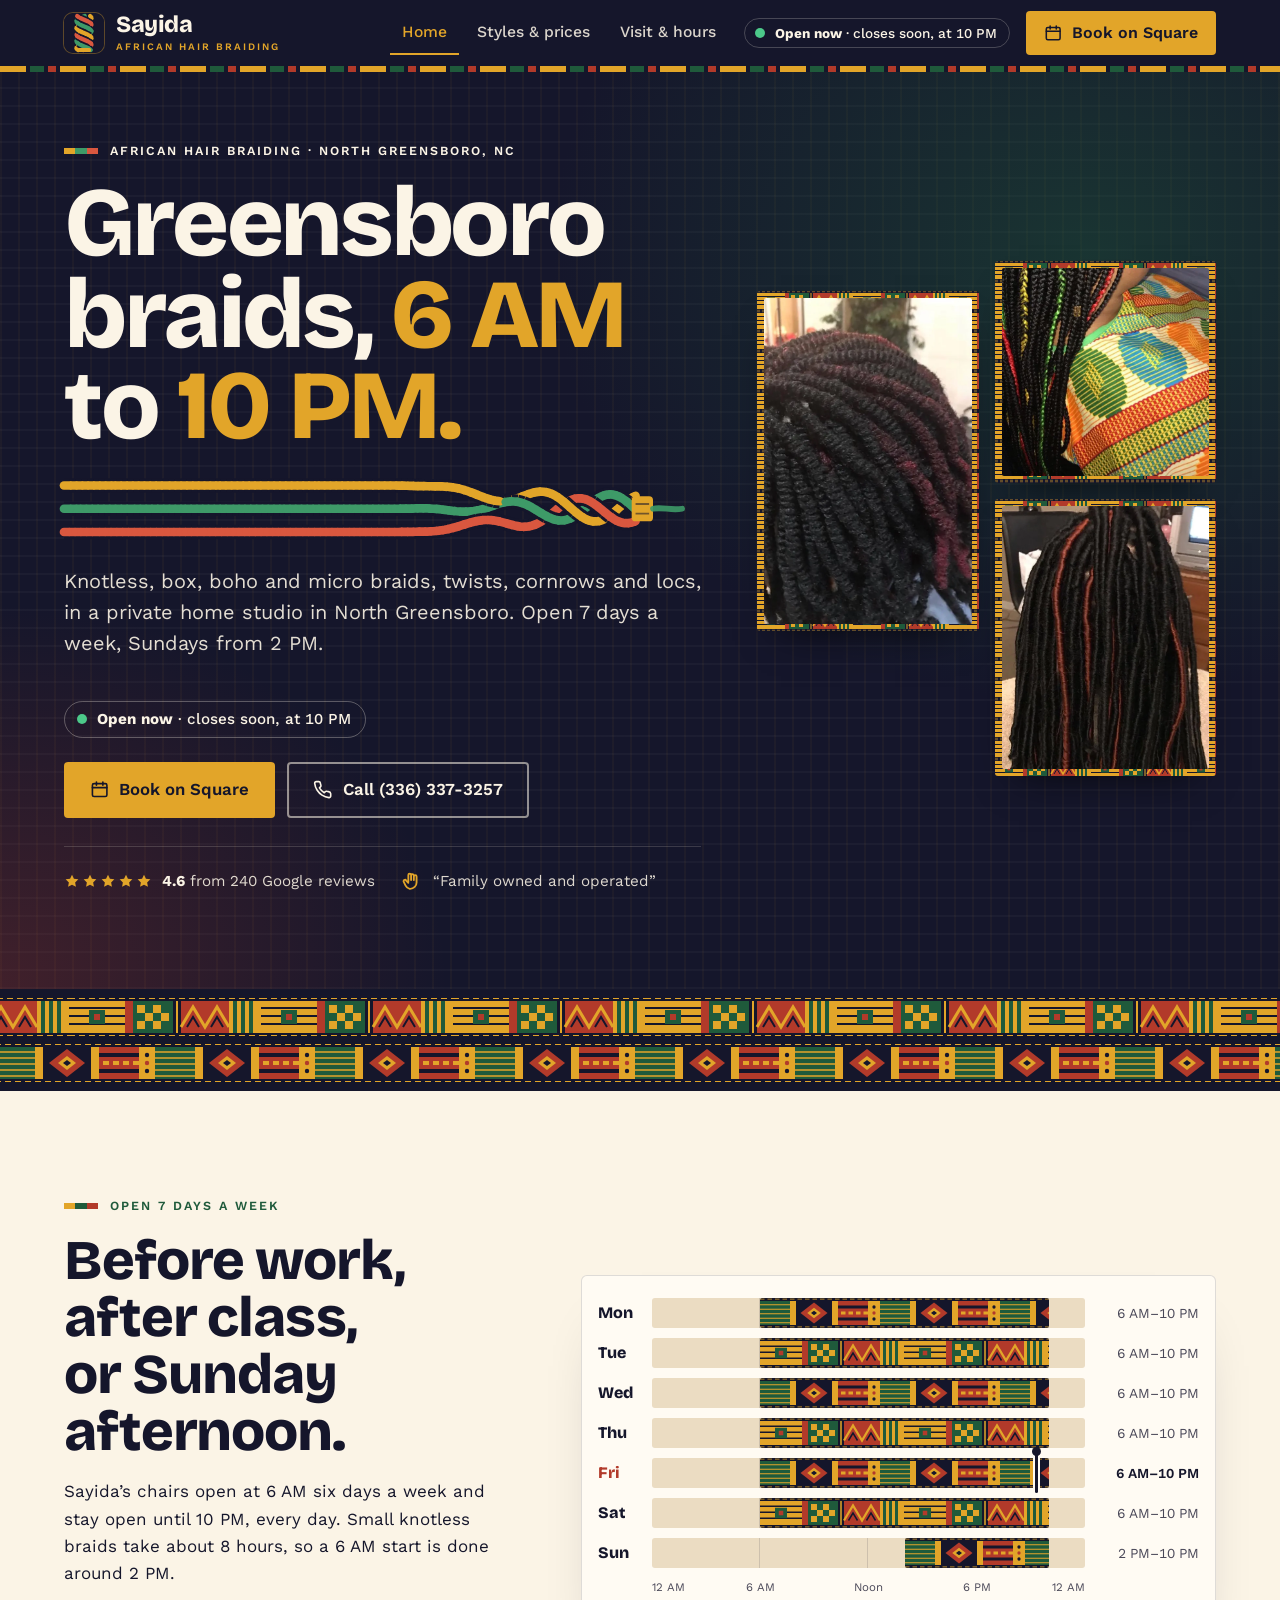
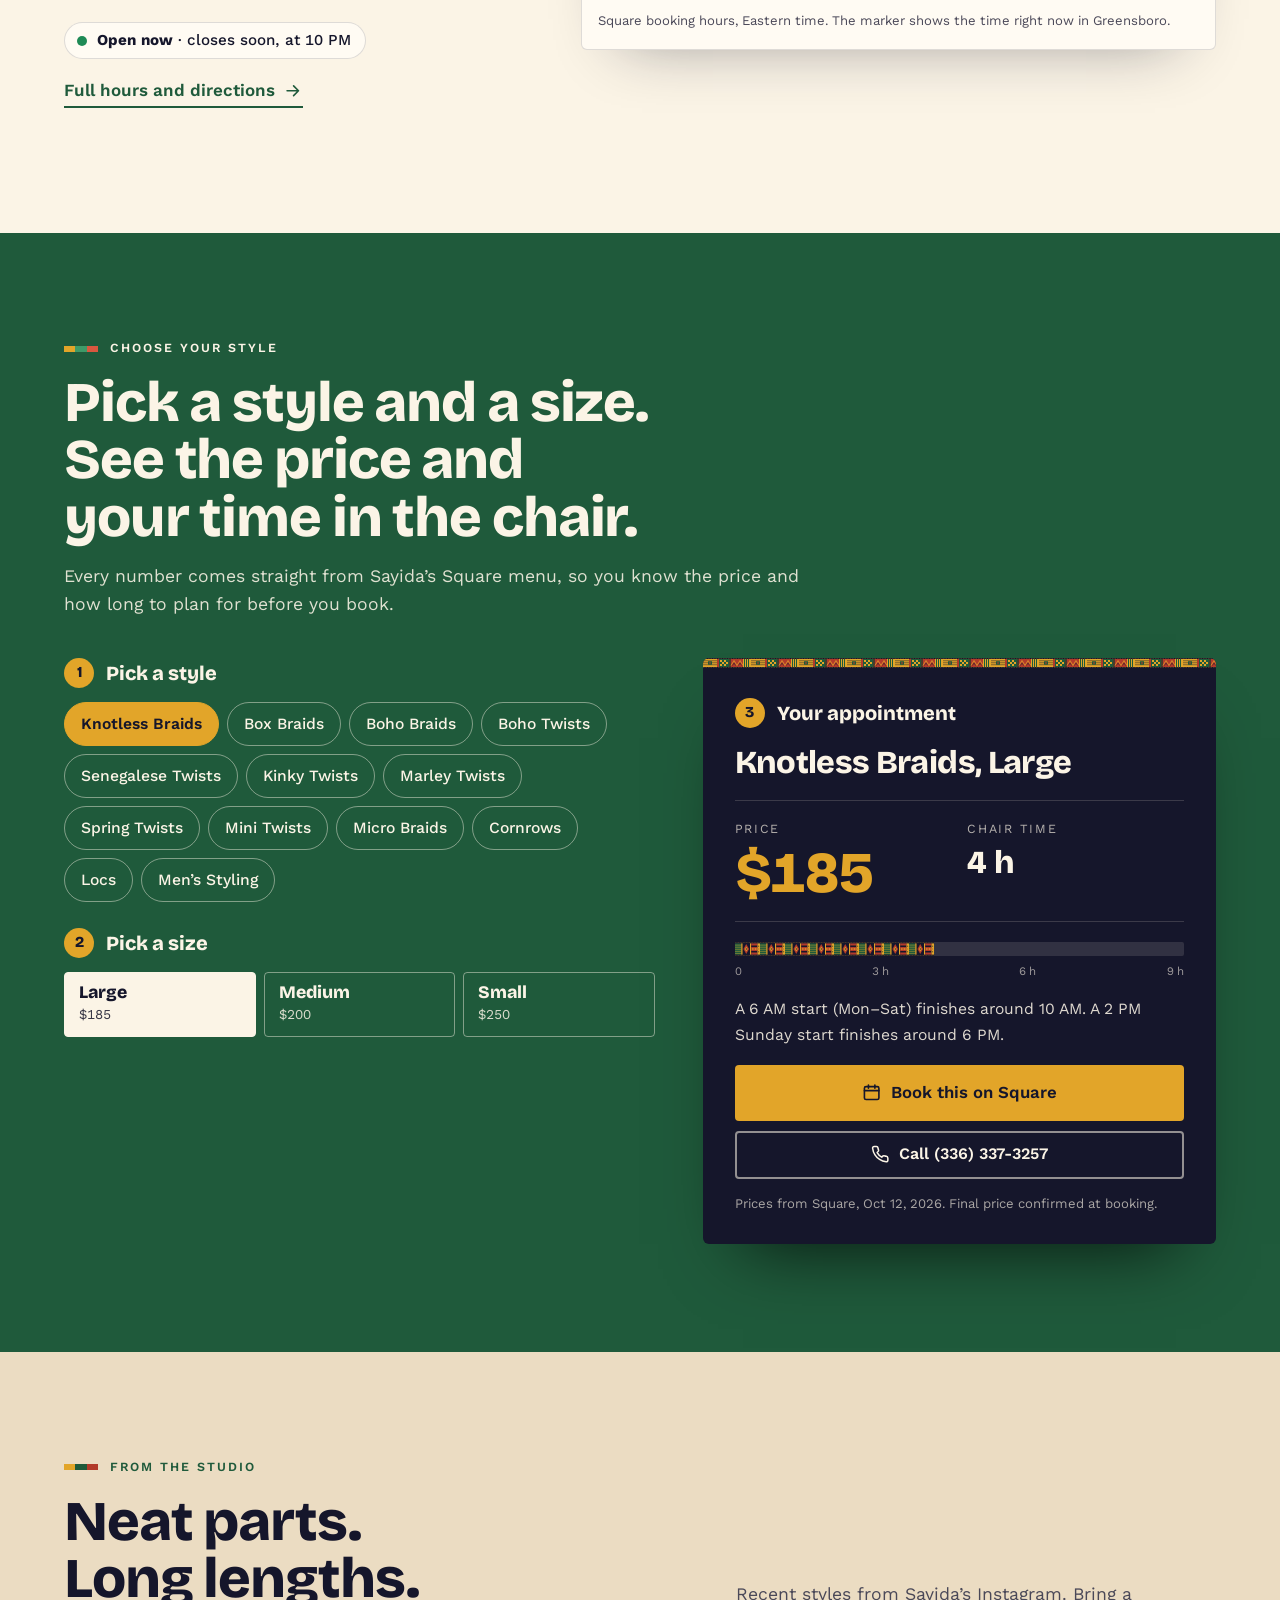
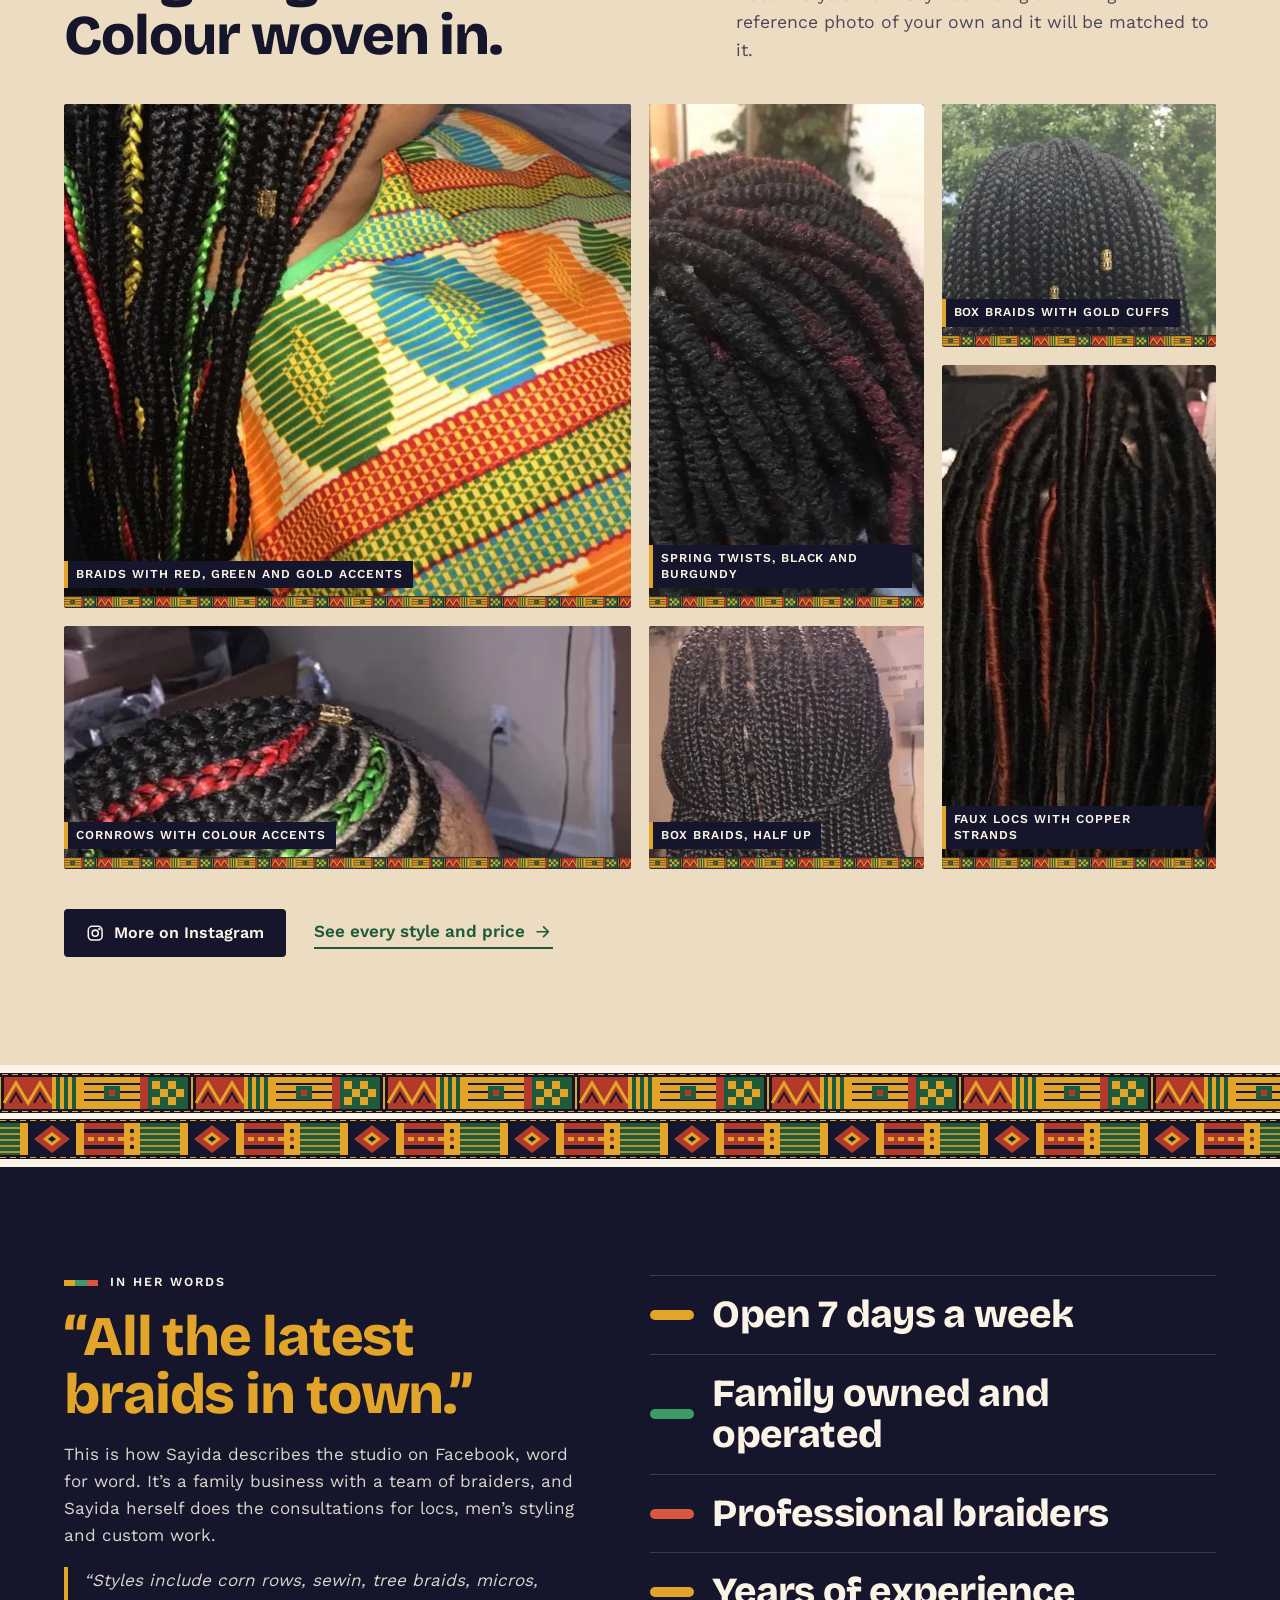
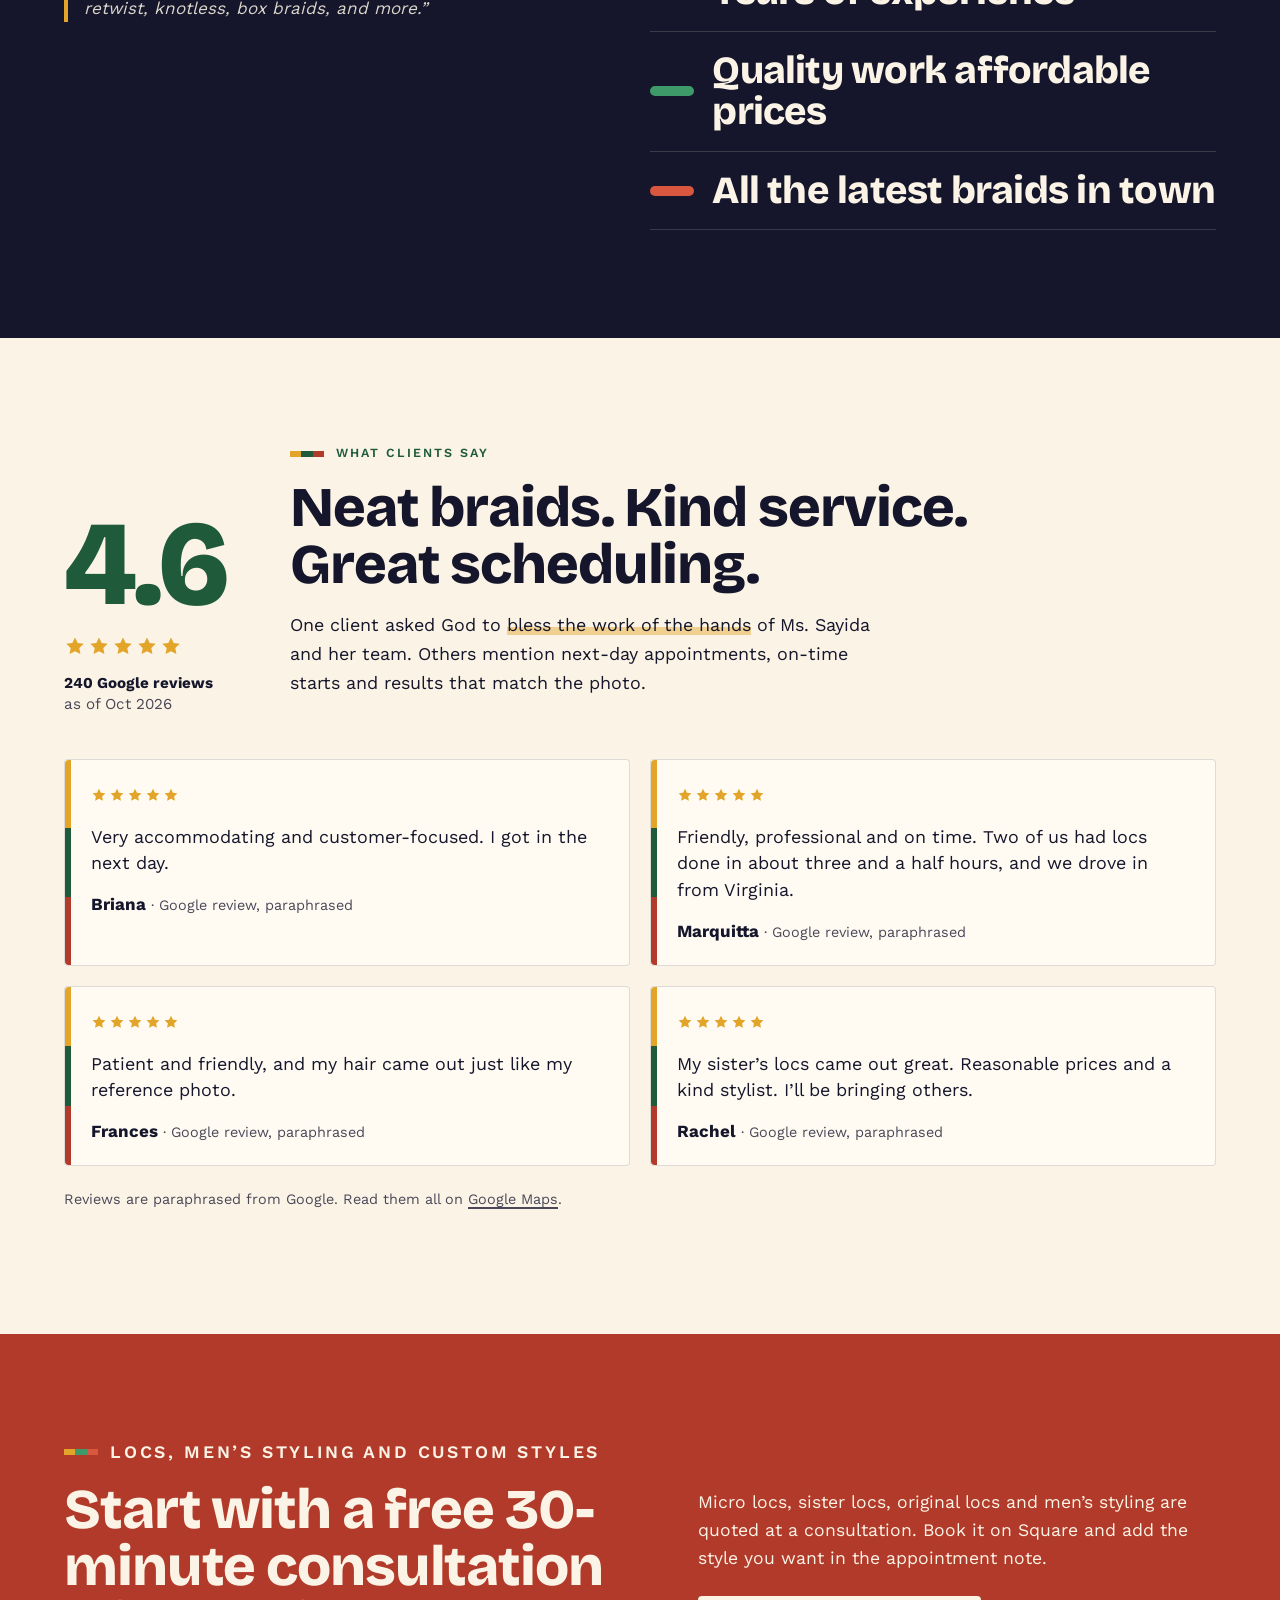
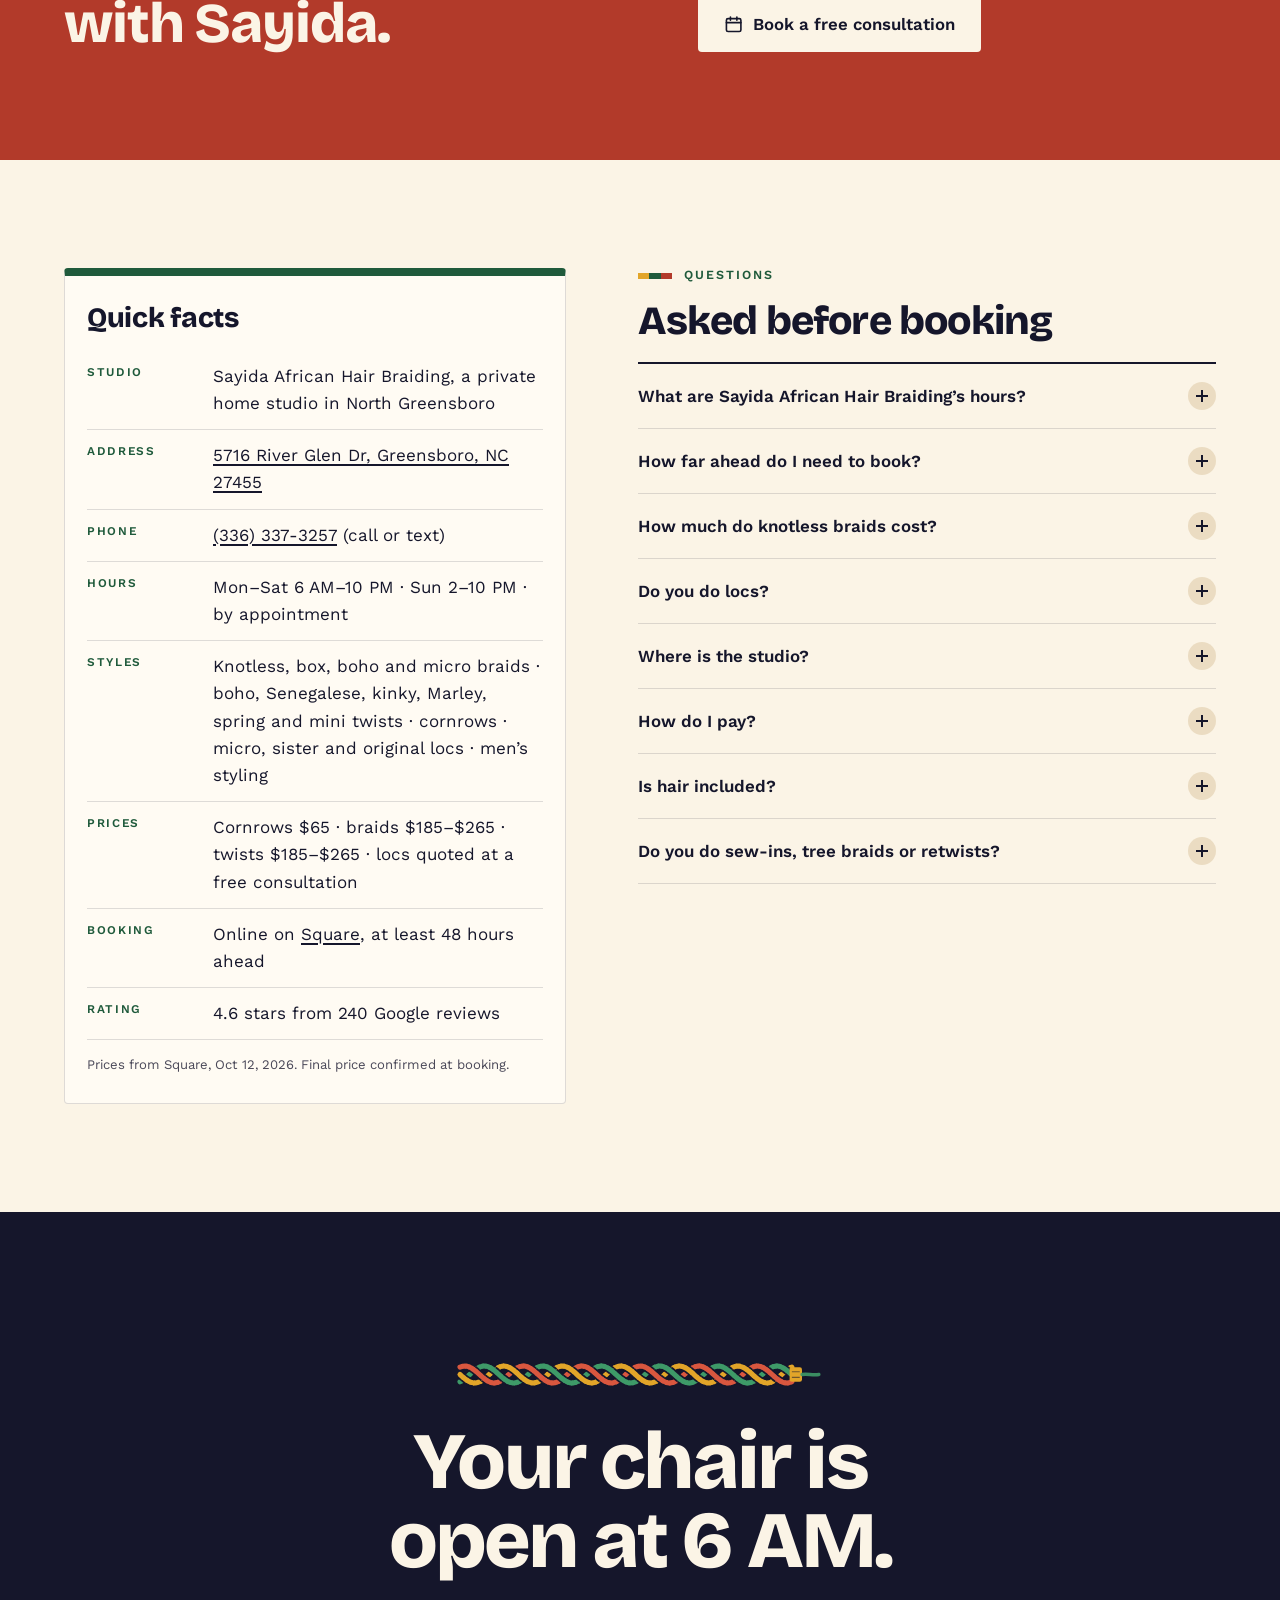
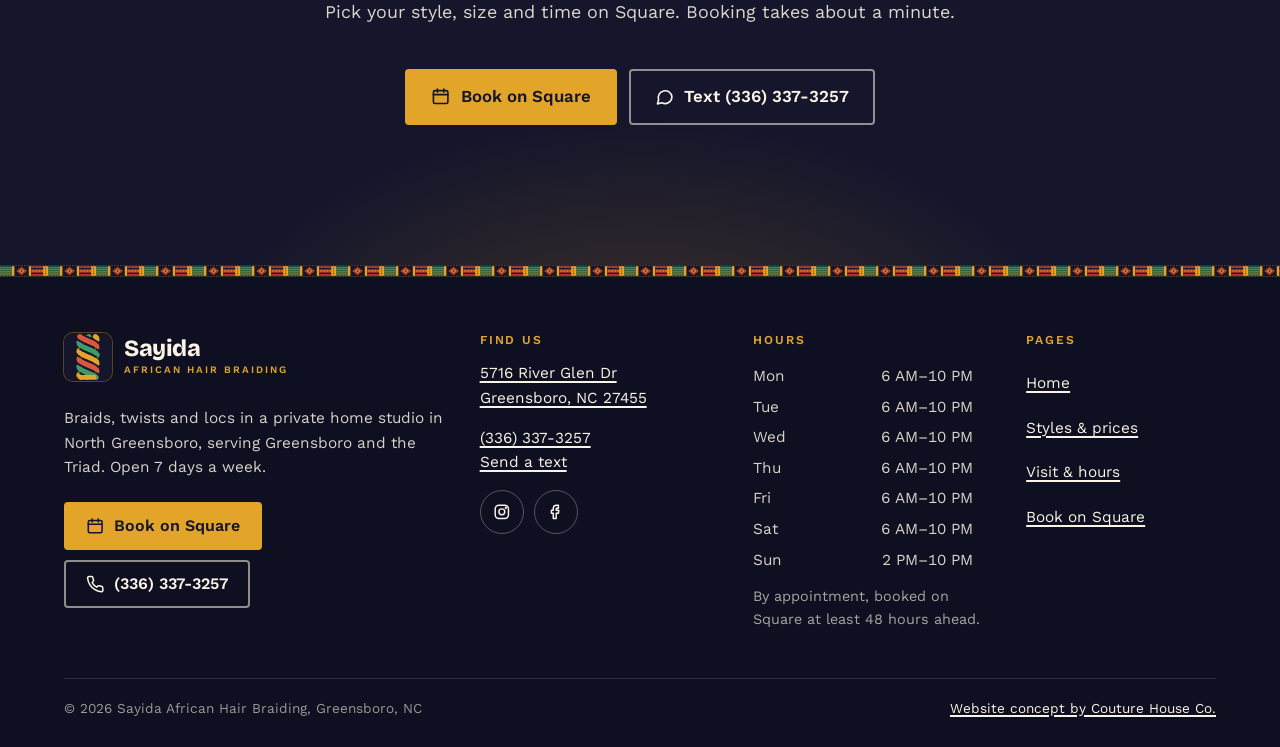
<file: index.html>
<!doctype html>
<html lang="en">
<head>
<meta charset="utf-8">
<meta name="viewport" content="width=device-width, initial-scale=1, viewport-fit=cover">
<title>African Hair Braiding in Greensboro, NC | Sayida</title>
<meta name="description" content="Knotless, box, boho and micro braids, twists and locs in North Greensboro. Open 7 days, 6 AM to 10 PM. 4.6 stars from 240 Google reviews. Book on Square.">
<link rel="canonical" href="https://sayida-african-hair-braiding.netlify.app/">
<meta name="theme-color" content="#15162B">
<meta name="format-detection" content="telephone=no">
<meta name="robots" content="index, follow, max-image-preview:large">
<meta property="og:type" content="website">
<meta property="og:site_name" content="Sayida African Hair Braiding">
<meta property="og:title" content="African Hair Braiding in Greensboro, NC | Sayida">
<meta property="og:description" content="Knotless, box, boho and micro braids, twists and locs in North Greensboro. Open 7 days, 6 AM to 10 PM. 4.6 stars from 240 Google reviews. Book on Square.">
<meta property="og:url" content="https://sayida-african-hair-braiding.netlify.app/">
<meta property="og:image" content="https://sayida-african-hair-braiding.netlify.app/assets/img/share-2.jpg">
<meta property="og:image:width" content="1200">
<meta property="og:image:height" content="630">
<meta property="og:image:type" content="image/jpeg">
<meta property="og:image:alt" content="Sayida African Hair Braiding, Greensboro NC: Braids from 6 AM to 10 PM, open 7 days a week, 4.6 from 240 Google reviews.">
<meta property="og:locale" content="en_US">
<meta name="twitter:card" content="summary_large_image">
<meta name="twitter:title" content="African Hair Braiding in Greensboro, NC | Sayida">
<meta name="twitter:description" content="Knotless, box, boho and micro braids, twists and locs in North Greensboro. Open 7 days, 6 AM to 10 PM. 4.6 stars from 240 Google reviews. Book on Square.">
<meta name="twitter:image" content="https://sayida-african-hair-braiding.netlify.app/assets/img/share-2.jpg">
<meta name="twitter:image:alt" content="Sayida African Hair Braiding, Greensboro NC: braids, twists and locs, open 7 days 6 AM to 10 PM">
<link rel="icon" href="assets/img/favicon.svg" type="image/svg+xml">
<link rel="icon" href="assets/img/favicon-32.png" sizes="32x32" type="image/png">
<link rel="apple-touch-icon" href="assets/img/apple-touch-icon.png">
<link rel="manifest" href="site.webmanifest">
<link rel="preload" href="assets/fonts/bricolage-grotesque-latin-wght-normal.woff2" as="font" type="font/woff2" crossorigin>
<link rel="preload" as="image" href="assets/img/spring-twists-burgundy-800.webp" imagesrcset="assets/img/spring-twists-burgundy-800.webp 800w, assets/img/spring-twists-burgundy.webp 1080w" imagesizes="(min-width: 960px) 300px, 40vw" fetchpriority="high">
<link rel="stylesheet" href="assets/css/fonts.css?v=20261012a">
<link rel="stylesheet" href="assets/css/site.css?v=20261012a">
<script src="assets/js/js-flag.js"></script>
<script src="assets/js/site.js?v=20261012a" defer></script>
<script type="application/ld+json">{"@context":"https://schema.org","@type":"HairSalon","@id":"https://sayida-african-hair-braiding.netlify.app/#salon","name":"Sayida African Hair Braiding","url":"https://sayida-african-hair-braiding.netlify.app/","logo":"https://sayida-african-hair-braiding.netlify.app/assets/img/apple-touch-icon.png","image":["https://sayida-african-hair-braiding.netlify.app/assets/img/share-2.jpg","https://sayida-african-hair-braiding.netlify.app/assets/img/braids-on-kente-cloth.webp","https://sayida-african-hair-braiding.netlify.app/assets/img/spring-twists-burgundy.webp"],"description":"African hair braiding studio in North Greensboro, NC: knotless, box, boho and micro braids, twists, cornrows and locs. Open 7 days a week, booked on Square.","telephone":"+1-336-337-3257","address":{"@type":"PostalAddress","streetAddress":"5716 River Glen Dr","addressLocality":"Greensboro","addressRegion":"NC","postalCode":"27455","addressCountry":"US"},"geo":{"@type":"GeoCoordinates","latitude":36.15708,"longitude":-79.78688},"openingHoursSpecification":[{"@type":"OpeningHoursSpecification","dayOfWeek":["Monday","Tuesday","Wednesday","Thursday","Friday","Saturday"],"opens":"06:00","closes":"22:00"},{"@type":"OpeningHoursSpecification","dayOfWeek":"Sunday","opens":"14:00","closes":"22:00"}],"priceRange":"$65-$265","areaServed":[{"@type":"City","name":"Greensboro, NC"},{"@type":"Place","name":"Piedmont Triad, NC"}],"sameAs":["https://www.instagram.com/sayidaafricanhairbraiding/","https://www.facebook.com/p/Sayida-African-Hair-Braiding-100071119550419/"],"potentialAction":{"@type":"ReserveAction","target":{"@type":"EntryPoint","urlTemplate":"https://book.squareup.com/appointments/ar1sv7kb7lxzov/location/L47ABMFSMWYT6/services","actionPlatform":["http://schema.org/DesktopWebPlatform","http://schema.org/MobileWebPlatform"]},"name":"Book on Square"},"aggregateRating":{"@type":"AggregateRating","ratingValue":"4.6","reviewCount":"240","bestRating":"5"}}</script>
<script type="application/ld+json">{"@context":"https://schema.org","@type":"WebSite","name":"Sayida African Hair Braiding","url":"https://sayida-african-hair-braiding.netlify.app/","publisher":{"@id":"https://sayida-african-hair-braiding.netlify.app/#salon"}}</script>
<script type="application/ld+json">{"@context":"https://schema.org","@type":"FAQPage","mainEntity":[{"@type":"Question","name":"What are Sayida African Hair Braiding’s hours?","acceptedAnswer":{"@type":"Answer","text":"Monday to Saturday 6 AM to 10 PM, and Sunday 2 PM to 10 PM, by appointment. Those are the hours on the studio’s Square booking page."}},{"@type":"Question","name":"How far ahead do I need to book?","acceptedAnswer":{"@type":"Answer","text":"Square takes online bookings at least 48 hours ahead and up to a year out. If you need something sooner, call or text (336) 337-3257 and ask."}},{"@type":"Question","name":"How much do knotless braids cost?","acceptedAnswer":{"@type":"Answer","text":"On Square, knotless braids are $185 for large (about 4 h), $200 for medium (about 6 h 30 min) and $250 for small (about 8 h). The final price is confirmed when you book."}},{"@type":"Question","name":"Do you do locs?","acceptedAnswer":{"@type":"Answer","text":"Yes: micro locs, sister locs and original locs. Each starts with a free 30-minute consultation with Sayida, where you get your quote. Book the consultation on Square."}},{"@type":"Question","name":"Where is the studio?","acceptedAnswer":{"@type":"Answer","text":"It is a private home studio in North Greensboro at 5716 River Glen Dr, Greensboro, NC 27455. Your appointment confirmation from Square has the details."}},{"@type":"Question","name":"How do I pay?","acceptedAnswer":{"@type":"Answer","text":"Ask about payment options when you book, so you know what to bring on the day."}},{"@type":"Question","name":"Is hair included?","acceptedAnswer":{"@type":"Answer","text":"Ask when you book whether hair is included for the style you chose, so you know whether to bring your own."}},{"@type":"Question","name":"Do you do sew-ins, tree braids or retwists?","acceptedAnswer":{"@type":"Answer","text":"Sayida’s Facebook page lists sew-ins, tree braids and retwists. They aren’t on the Square menu, so call (336) 337-3257 to book them."}}]}</script>
</head>
<body>
<a class="skip-link" href="#main">Skip to content</a>
<header class="site-header" data-header>
  <div class="wrap header-inner">
    <a class="brand" href="index.html" aria-current="page" aria-label="Sayida African Hair Braiding, home">
      <svg class="mark" viewBox="0 0 40 40" width="40" height="40" aria-hidden="true" focusable="false"><rect width="40" height="40" rx="9" fill="#15162B"/><g fill="none" stroke-linejoin="round"><path d="M22.69 15.50 L19.80 16.75 L16.95 18.00" stroke="#15162B" stroke-width="7.4" stroke-linecap="butt"/><path d="M22.69 15.50 L19.80 16.75 L16.95 18.00" stroke="#D9573F" stroke-width="4.2" stroke-linecap="round"/><path d="M22.69 35.50 L20.98 36.25 L19.22 37.00" stroke="#15162B" stroke-width="7.4" stroke-linecap="butt"/><path d="M22.69 35.50 L20.98 36.25 L19.22 37.00" stroke="#D9573F" stroke-width="4.2" stroke-linecap="round"/><path d="M24.41 28.00 L21.75 29.25 L18.83 30.50" stroke="#15162B" stroke-width="7.4" stroke-linecap="butt"/><path d="M24.41 28.00 L21.75 29.25 L18.83 30.50" stroke="#E2A529" stroke-width="4.2" stroke-linecap="round"/><path d="M24.41 8.00 L21.75 9.25 L18.83 10.50" stroke="#15162B" stroke-width="7.4" stroke-linecap="butt"/><path d="M24.41 8.00 L21.75 9.25 L18.83 10.50" stroke="#E2A529" stroke-width="4.2" stroke-linecap="round"/><path d="M20.78 3.00 L17.87 4.25 L15.28 5.50" stroke="#15162B" stroke-width="7.4" stroke-linecap="butt"/><path d="M20.78 3.00 L17.87 4.25 L15.28 5.50" stroke="#3E9A68" stroke-width="4.2" stroke-linecap="round"/><path d="M20.78 23.00 L17.87 24.25 L15.28 25.50" stroke="#15162B" stroke-width="7.4" stroke-linecap="butt"/><path d="M20.78 23.00 L17.87 24.25 L15.28 25.50" stroke="#3E9A68" stroke-width="4.2" stroke-linecap="round"/><path d="M25.83 20.50 L23.58 21.75 L20.78 23.00" stroke="#15162B" stroke-width="7.4" stroke-linecap="butt"/><path d="M25.83 20.50 L23.58 21.75 L20.78 23.00" stroke="#3E9A68" stroke-width="4.2" stroke-linecap="round"/><path d="M18.83 30.50 L16.08 31.75 L13.93 33.00" stroke="#15162B" stroke-width="7.4" stroke-linecap="butt"/><path d="M18.83 30.50 L16.08 31.75 L13.93 33.00" stroke="#E2A529" stroke-width="4.2" stroke-linecap="round"/><path d="M18.83 10.50 L16.08 11.75 L13.93 13.00" stroke="#15162B" stroke-width="7.4" stroke-linecap="butt"/><path d="M18.83 10.50 L16.08 11.75 L13.93 13.00" stroke="#E2A529" stroke-width="4.2" stroke-linecap="round"/><path d="M26.85 13.00 L25.16 14.25 L22.69 15.50" stroke="#15162B" stroke-width="7.4" stroke-linecap="butt"/><path d="M26.85 13.00 L25.16 14.25 L22.69 15.50" stroke="#D9573F" stroke-width="4.2" stroke-linecap="round"/><path d="M26.85 33.00 L25.16 34.25 L22.69 35.50" stroke="#15162B" stroke-width="7.4" stroke-linecap="butt"/><path d="M26.85 33.00 L25.16 34.25 L22.69 35.50" stroke="#D9573F" stroke-width="4.2" stroke-linecap="round"/><path d="M16.95 18.00 L14.56 19.25 L13.00 20.50" stroke="#15162B" stroke-width="7.4" stroke-linecap="butt"/><path d="M16.95 18.00 L14.56 19.25 L13.00 20.50" stroke="#D9573F" stroke-width="4.2" stroke-linecap="round"/><path d="M27.41 5.50 L26.39 6.75 L24.41 8.00" stroke="#15162B" stroke-width="7.4" stroke-linecap="butt"/><path d="M27.41 5.50 L26.39 6.75 L24.41 8.00" stroke="#E2A529" stroke-width="4.2" stroke-linecap="round"/><path d="M27.41 25.50 L26.39 26.75 L24.41 28.00" stroke="#15162B" stroke-width="7.4" stroke-linecap="butt"/><path d="M27.41 25.50 L26.39 26.75 L24.41 28.00" stroke="#E2A529" stroke-width="4.2" stroke-linecap="round"/><path d="M15.28 25.50 L13.41 26.75 L12.54 28.00" stroke="#15162B" stroke-width="7.4" stroke-linecap="butt"/><path d="M15.28 25.50 L13.41 26.75 L12.54 28.00" stroke="#3E9A68" stroke-width="4.2" stroke-linecap="round"/><path d="M15.28 5.50 L13.41 6.75 L12.54 8.00" stroke="#15162B" stroke-width="7.4" stroke-linecap="butt"/><path d="M15.28 5.50 L13.41 6.75 L12.54 8.00" stroke="#3E9A68" stroke-width="4.2" stroke-linecap="round"/><path d="M27.46 18.00 L27.19 19.25 L25.83 20.50" stroke="#15162B" stroke-width="7.4" stroke-linecap="butt"/><path d="M27.46 18.00 L27.19 19.25 L25.83 20.50" stroke="#3E9A68" stroke-width="4.2" stroke-linecap="round"/><path d="M13.93 13.00 L12.71 14.25 L12.59 15.50" stroke="#15162B" stroke-width="7.4" stroke-linecap="butt"/><path d="M13.93 13.00 L12.71 14.25 L12.59 15.50" stroke="#E2A529" stroke-width="4.2" stroke-linecap="round"/><path d="M13.93 33.00 L12.71 34.25 L12.59 35.50" stroke="#15162B" stroke-width="7.4" stroke-linecap="butt"/><path d="M13.93 33.00 L12.71 34.25 L12.59 35.50" stroke="#E2A529" stroke-width="4.2" stroke-linecap="round"/><path d="M27.00 10.50 L27.50 11.75 L26.85 13.00" stroke="#15162B" stroke-width="7.4" stroke-linecap="butt"/><path d="M27.00 10.50 L27.50 11.75 L26.85 13.00" stroke="#D9573F" stroke-width="4.2" stroke-linecap="round"/><path d="M27.00 30.50 L27.50 31.75 L26.85 33.00" stroke="#15162B" stroke-width="7.4" stroke-linecap="butt"/><path d="M27.00 30.50 L27.50 31.75 L26.85 33.00" stroke="#D9573F" stroke-width="4.2" stroke-linecap="round"/><path d="M13.00 20.50 L12.50 21.75 L13.15 23.00" stroke="#15162B" stroke-width="7.4" stroke-linecap="butt"/><path d="M13.00 20.50 L12.50 21.75 L13.15 23.00" stroke="#D9573F" stroke-width="4.2" stroke-linecap="round"/><path d="M26.07 3.00 L27.29 4.25 L27.41 5.50" stroke="#15162B" stroke-width="7.4" stroke-linecap="butt"/><path d="M26.07 3.00 L27.29 4.25 L27.41 5.50" stroke="#E2A529" stroke-width="4.2" stroke-linecap="round"/><path d="M26.07 23.00 L27.29 24.25 L27.41 25.50" stroke="#15162B" stroke-width="7.4" stroke-linecap="butt"/><path d="M26.07 23.00 L27.29 24.25 L27.41 25.50" stroke="#E2A529" stroke-width="4.2" stroke-linecap="round"/><path d="M12.54 28.00 L12.81 29.25 L14.17 30.50" stroke="#15162B" stroke-width="7.4" stroke-linecap="butt"/><path d="M12.54 28.00 L12.81 29.25 L14.17 30.50" stroke="#3E9A68" stroke-width="4.2" stroke-linecap="round"/><path d="M12.54 8.00 L12.81 9.25 L14.17 10.50" stroke="#15162B" stroke-width="7.4" stroke-linecap="butt"/><path d="M12.54 8.00 L12.81 9.25 L14.17 10.50" stroke="#3E9A68" stroke-width="4.2" stroke-linecap="round"/><path d="M12.59 35.50 L13.07 36.25 L13.93 37.00" stroke="#15162B" stroke-width="7.4" stroke-linecap="butt"/><path d="M12.59 35.50 L13.07 36.25 L13.93 37.00" stroke="#E2A529" stroke-width="4.2" stroke-linecap="round"/><path d="M24.72 15.50 L26.59 16.75 L27.46 18.00" stroke="#15162B" stroke-width="7.4" stroke-linecap="butt"/><path d="M24.72 15.50 L26.59 16.75 L27.46 18.00" stroke="#3E9A68" stroke-width="4.2" stroke-linecap="round"/><path d="M12.59 15.50 L13.61 16.75 L15.59 18.00" stroke="#15162B" stroke-width="7.4" stroke-linecap="butt"/><path d="M12.59 15.50 L13.61 16.75 L15.59 18.00" stroke="#E2A529" stroke-width="4.2" stroke-linecap="round"/><path d="M24.72 35.50 L25.95 36.25 L26.85 37.00" stroke="#15162B" stroke-width="7.4" stroke-linecap="butt"/><path d="M24.72 35.50 L25.95 36.25 L26.85 37.00" stroke="#3E9A68" stroke-width="4.2" stroke-linecap="round"/><path d="M23.05 28.00 L25.44 29.25 L27.00 30.50" stroke="#15162B" stroke-width="7.4" stroke-linecap="butt"/><path d="M23.05 28.00 L25.44 29.25 L27.00 30.50" stroke="#D9573F" stroke-width="4.2" stroke-linecap="round"/><path d="M23.05 8.00 L25.44 9.25 L27.00 10.50" stroke="#15162B" stroke-width="7.4" stroke-linecap="butt"/><path d="M23.05 8.00 L25.44 9.25 L27.00 10.50" stroke="#D9573F" stroke-width="4.2" stroke-linecap="round"/><path d="M13.15 23.00 L14.84 24.25 L17.31 25.50" stroke="#15162B" stroke-width="7.4" stroke-linecap="butt"/><path d="M13.15 23.00 L14.84 24.25 L17.31 25.50" stroke="#D9573F" stroke-width="4.2" stroke-linecap="round"/><path d="M13.15 3.00 L14.84 4.25 L17.31 5.50" stroke="#15162B" stroke-width="7.4" stroke-linecap="butt"/><path d="M13.15 3.00 L14.84 4.25 L17.31 5.50" stroke="#D9573F" stroke-width="4.2" stroke-linecap="round"/><path d="M21.17 20.50 L23.92 21.75 L26.07 23.00" stroke="#15162B" stroke-width="7.4" stroke-linecap="butt"/><path d="M21.17 20.50 L23.92 21.75 L26.07 23.00" stroke="#E2A529" stroke-width="4.2" stroke-linecap="round"/><path d="M14.17 30.50 L16.42 31.75 L19.22 33.00" stroke="#15162B" stroke-width="7.4" stroke-linecap="butt"/><path d="M14.17 30.50 L16.42 31.75 L19.22 33.00" stroke="#3E9A68" stroke-width="4.2" stroke-linecap="round"/><path d="M14.17 10.50 L16.42 11.75 L19.22 13.00" stroke="#15162B" stroke-width="7.4" stroke-linecap="butt"/><path d="M14.17 10.50 L16.42 11.75 L19.22 13.00" stroke="#3E9A68" stroke-width="4.2" stroke-linecap="round"/><path d="M19.22 13.00 L22.13 14.25 L24.72 15.50" stroke="#15162B" stroke-width="7.4" stroke-linecap="butt"/><path d="M19.22 13.00 L22.13 14.25 L24.72 15.50" stroke="#3E9A68" stroke-width="4.2" stroke-linecap="round"/><path d="M19.22 33.00 L22.13 34.25 L24.72 35.50" stroke="#15162B" stroke-width="7.4" stroke-linecap="butt"/><path d="M19.22 33.00 L22.13 34.25 L24.72 35.50" stroke="#3E9A68" stroke-width="4.2" stroke-linecap="round"/><path d="M15.59 18.00 L18.25 19.25 L21.17 20.50" stroke="#15162B" stroke-width="7.4" stroke-linecap="butt"/><path d="M15.59 18.00 L18.25 19.25 L21.17 20.50" stroke="#E2A529" stroke-width="4.2" stroke-linecap="round"/><path d="M17.31 5.50 L20.20 6.75 L23.05 8.00" stroke="#15162B" stroke-width="7.4" stroke-linecap="butt"/><path d="M17.31 5.50 L20.20 6.75 L23.05 8.00" stroke="#D9573F" stroke-width="4.2" stroke-linecap="round"/><path d="M17.31 25.50 L20.20 26.75 L23.05 28.00" stroke="#15162B" stroke-width="7.4" stroke-linecap="butt"/><path d="M17.31 25.50 L20.20 26.75 L23.05 28.00" stroke="#D9573F" stroke-width="4.2" stroke-linecap="round"/></g><rect x="13" y="35" width="14" height="4" rx="1.5" fill="#E2A529"/></svg>
      <span class="brand-text"><span class="brand-name">Sayida</span><span class="brand-sub">African Hair Braiding</span></span>
    </a>
    <nav class="nav-desktop" aria-label="Main"><ul><li><a href="index.html" aria-current="page">Home</a></li><li><a href="services.html">Styles &amp; prices</a></li><li><a href="visit.html">Visit &amp; hours</a></li></ul></nav>
    <p class="header-status"><span class="open-badge open-badge--compact" data-open-badge><span class="dot" aria-hidden="true"></span><span class="txt">Mon&ndash;Sat 6 AM&ndash;10 PM</span></span></p>
    <a class="btn btn--gold header-cta" href="https://book.squareup.com/appointments/ar1sv7kb7lxzov/location/L47ABMFSMWYT6/services"><svg class="icon" viewBox="0 0 24 24" aria-hidden="true" focusable="false"><rect x="3" y="4.5" width="18" height="16" rx="2"/><path d="M3 9.5h18M8 2.5v4M16 2.5v4"/></svg>Book on Square</a>
    <button class="menu-toggle" type="button" aria-expanded="false" aria-controls="mobile-nav" data-menu-toggle><svg class="icon" viewBox="0 0 24 24" aria-hidden="true" focusable="false"><path d="M3 7h18M3 12h18M3 17h18"/></svg><span>Menu</span></button>
  </div>
  <div class="header-weave" aria-hidden="true"></div>
</header>
<div class="mobile-nav" id="mobile-nav" hidden data-mobile-nav>
  <nav aria-label="Mobile"><ul><li><a href="index.html" aria-current="page">Home<svg class="icon" viewBox="0 0 24 24" aria-hidden="true" focusable="false"><path d="M5 12h14M13 6l6 6-6 6"/></svg></a></li><li><a href="services.html">Styles &amp; prices<svg class="icon" viewBox="0 0 24 24" aria-hidden="true" focusable="false"><path d="M5 12h14M13 6l6 6-6 6"/></svg></a></li><li><a href="visit.html">Visit &amp; hours<svg class="icon" viewBox="0 0 24 24" aria-hidden="true" focusable="false"><path d="M5 12h14M13 6l6 6-6 6"/></svg></a></li></ul></nav>
  <div class="mobile-nav-foot">
    <a class="btn btn--gold btn--block" href="https://book.squareup.com/appointments/ar1sv7kb7lxzov/location/L47ABMFSMWYT6/services"><svg class="icon" viewBox="0 0 24 24" aria-hidden="true" focusable="false"><rect x="3" y="4.5" width="18" height="16" rx="2"/><path d="M3 9.5h18M8 2.5v4M16 2.5v4"/></svg>Book on Square</a>
    <a class="btn btn--line-light btn--block" href="tel:+13363373257"><svg class="icon" viewBox="0 0 24 24" aria-hidden="true" focusable="false"><path d="M22 16.9v3a2 2 0 0 1-2.2 2 19.8 19.8 0 0 1-8.6-3.1 19.5 19.5 0 0 1-6-6A19.8 19.8 0 0 1 2.1 4.2 2 2 0 0 1 4.1 2h3a2 2 0 0 1 2 1.7c.1.9.4 1.8.7 2.7a2 2 0 0 1-.5 2.1L8 9.8a16 16 0 0 0 6 6l1.3-1.3a2 2 0 0 1 2.1-.4c.9.3 1.8.6 2.7.7a2 2 0 0 1 1.7 2z"/></svg>Call (336) 337-3257</a>
    <p>5716 River Glen Dr, Greensboro, NC 27455<br>Mon&ndash;Sat 6 AM&ndash;10 PM &middot; Sun 2&ndash;10 PM</p>
  </div>
</div>

<main id="main" tabindex="-1">
<section class="hero" aria-labelledby="hero-h">
  <div class="hero-loom" aria-hidden="true"></div>
  <div class="wrap hero-grid">
    <div class="hero-copy">
      <p class="eyebrow eyebrow--light">African hair braiding &middot; North Greensboro, NC</p>
      <h1 id="hero-h" class="hero-h1">Greensboro braids, <span class="hl">6&nbsp;AM</span> to <span class="hl">10&nbsp;PM.</span></h1>
      <div class="plait-wrap"><svg class="plait" viewBox="0 0 640 80" preserveAspectRatio="xMinYMid meet" aria-hidden="true" focusable="false" data-plait><g class="plait-strands" fill="none"><path class="st st--gold" d="M0 40.0 L4 43.6 L8 47.0 L12 49.9 L16 52.3 L20 54.0 L24 54.9 L28 54.9 L32 54.0 L36 52.3 L40 49.9 L44 47.0 L48 43.6 L52 40.0 L56 36.4 L60 33.0 L64 30.1 L68 27.7 L72 26.0 L76 25.1 L80 25.1 L84 26.0 L88 27.7 L92 30.1 L96 33.0 L100 36.4 L104 40.0 L108 43.6 L112 47.0 L116 49.9 L120 52.3 L124 54.0 L128 54.9 L132 54.9 L136 54.0 L140 52.3 L144 49.9 L148 47.0 L152 43.6 L156 40.0 L160 36.4 L164 33.0 L168 30.1 L172 27.7 L176 26.0 L180 25.1 L184 25.1 L188 26.0 L192 27.7 L196 30.1 L200 33.0 L204 36.4 L208 40.0 L212 43.6 L216 47.0 L220 49.9 L224 52.3 L228 54.0 L232 54.9 L236 54.9 L240 54.0 L244 52.3 L248 49.9 L252 47.0 L256 43.6 L260 40.0 L264 36.4 L268 33.0 L272 30.1 L276 27.7 L280 26.0 L284 25.1 L288 25.1 L292 26.0 L296 27.7 L300 30.1 L304 33.0 L308 36.4 L312 40.0 L316 43.6 L320 47.0 L324 49.9 L328 52.3 L332 54.0 L336 54.9 L340 54.9 L344 54.0 L348 52.3 L352 49.9 L356 47.0 L360 43.6 L364 40.0 L368 36.4 L372 33.0 L376 30.1 L380 27.7 L384 26.0 L388 25.1 L392 25.1 L396 26.0 L400 27.7 L404 30.1 L408 33.0 L412 36.4 L416 40.0 L420 43.6 L424 47.0 L428 49.9 L432 52.3 L436 54.0 L440 54.9 L444 54.9 L448 54.0 L452 52.3 L456 49.9 L460 47.0 L464 43.6 L468 40.0 L472 36.4 L476 33.0 L480 30.1 L484 27.7 L488 26.0 L492 25.1 L496 25.1 L500 26.0 L504 27.7 L508 30.1 L512 33.0 L516 36.4 L520 40.0 L524 43.6 L528 47.0 L532 49.9 L536 52.3 L540 54.0 L544 54.9 L548 54.9 L552 54.0 L556 52.3 L560 49.9 L564 47.0 L568 43.6 L572 40.0 L576 36.4 L580 33.0 L584 30.1 L588 27.7"/><path class="st st--green" d="M0 53.0 L4 50.8 L8 48.0 L12 44.8 L16 41.2 L20 37.6 L24 34.1 L28 31.0 L32 28.4 L36 26.4 L40 25.3 L44 25.0 L48 25.6 L52 27.0 L56 29.2 L60 32.0 L64 35.2 L68 38.8 L72 42.4 L76 45.9 L80 49.0 L84 51.6 L88 53.6 L92 54.7 L96 55.0 L100 54.4 L104 53.0 L108 50.8 L112 48.0 L116 44.8 L120 41.2 L124 37.6 L128 34.1 L132 31.0 L136 28.4 L140 26.4 L144 25.3 L148 25.0 L152 25.6 L156 27.0 L160 29.2 L164 32.0 L168 35.2 L172 38.8 L176 42.4 L180 45.9 L184 49.0 L188 51.6 L192 53.6 L196 54.7 L200 55.0 L204 54.4 L208 53.0 L212 50.8 L216 48.0 L220 44.8 L224 41.2 L228 37.6 L232 34.1 L236 31.0 L240 28.4 L244 26.4 L248 25.3 L252 25.0 L256 25.6 L260 27.0 L264 29.2 L268 32.0 L272 35.2 L276 38.8 L280 42.4 L284 45.9 L288 49.0 L292 51.6 L296 53.6 L300 54.7 L304 55.0 L308 54.4 L312 53.0 L316 50.8 L320 48.0 L324 44.8 L328 41.2 L332 37.6 L336 34.1 L340 31.0 L344 28.4 L348 26.4 L352 25.3 L356 25.0 L360 25.6 L364 27.0 L368 29.2 L372 32.0 L376 35.2 L380 38.8 L384 42.4 L388 45.9 L392 49.0 L396 51.6 L400 53.6 L404 54.7 L408 55.0 L412 54.4 L416 53.0 L420 50.8 L424 48.0 L428 44.8 L432 41.2 L436 37.6 L440 34.1 L444 31.0 L448 28.4 L452 26.4 L456 25.3 L460 25.0 L464 25.6 L468 27.0 L472 29.2 L476 32.0 L480 35.2 L484 38.8 L488 42.4 L492 45.9 L496 49.0 L500 51.6 L504 53.6 L508 54.7 L512 55.0 L516 54.4 L520 53.0 L524 50.8 L528 48.0 L532 44.8 L536 41.2 L540 37.6 L544 34.1 L548 31.0 L552 28.4 L556 26.4 L560 25.3 L564 25.0 L568 25.6 L572 27.0 L576 29.2 L580 32.0 L584 35.2 L588 38.8"/><path class="st st--red" d="M0 27.0 L4 25.6 L8 25.0 L12 25.3 L16 26.4 L20 28.4 L24 31.0 L28 34.1 L32 37.6 L36 41.2 L40 44.8 L44 48.0 L48 50.8 L52 53.0 L56 54.4 L60 55.0 L64 54.7 L68 53.6 L72 51.6 L76 49.0 L80 45.9 L84 42.4 L88 38.8 L92 35.2 L96 32.0 L100 29.2 L104 27.0 L108 25.6 L112 25.0 L116 25.3 L120 26.4 L124 28.4 L128 31.0 L132 34.1 L136 37.6 L140 41.2 L144 44.8 L148 48.0 L152 50.8 L156 53.0 L160 54.4 L164 55.0 L168 54.7 L172 53.6 L176 51.6 L180 49.0 L184 45.9 L188 42.4 L192 38.8 L196 35.2 L200 32.0 L204 29.2 L208 27.0 L212 25.6 L216 25.0 L220 25.3 L224 26.4 L228 28.4 L232 31.0 L236 34.1 L240 37.6 L244 41.2 L248 44.8 L252 48.0 L256 50.8 L260 53.0 L264 54.4 L268 55.0 L272 54.7 L276 53.6 L280 51.6 L284 49.0 L288 45.9 L292 42.4 L296 38.8 L300 35.2 L304 32.0 L308 29.2 L312 27.0 L316 25.6 L320 25.0 L324 25.3 L328 26.4 L332 28.4 L336 31.0 L340 34.1 L344 37.6 L348 41.2 L352 44.8 L356 48.0 L360 50.8 L364 53.0 L368 54.4 L372 55.0 L376 54.7 L380 53.6 L384 51.6 L388 49.0 L392 45.9 L396 42.4 L400 38.8 L404 35.2 L408 32.0 L412 29.2 L416 27.0 L420 25.6 L424 25.0 L428 25.3 L432 26.4 L436 28.4 L440 31.0 L444 34.1 L448 37.6 L452 41.2 L456 44.8 L460 48.0 L464 50.8 L468 53.0 L472 54.4 L476 55.0 L480 54.7 L484 53.6 L488 51.6 L492 49.0 L496 45.9 L500 42.4 L504 38.8 L508 35.2 L512 32.0 L516 29.2 L520 27.0 L524 25.6 L528 25.0 L532 25.3 L536 26.4 L540 28.4 L544 31.0 L548 34.1 L552 37.6 L556 41.2 L560 44.8 L564 48.0 L568 50.8 L572 53.0 L576 54.4 L580 55.0 L584 54.7 L588 53.6"/></g><g class="plait-tail"><rect class="cuff" x="586" y="27" width="22" height="26" rx="4"/><path class="cuff-line" d="M590 35h14M590 45h14"/><path class="tail" d="M608 40c10-2 18 2 30 0"/></g></svg></div>
      <p class="lede">Knotless, box, boho and micro braids, twists, cornrows and locs, in a private home studio in North Greensboro. Open 7 days a week, Sundays from 2&nbsp;PM.</p>
      <p class="open-badge open-badge--hero" data-open-badge><span class="dot" aria-hidden="true"></span><span class="txt">Open 7 days: Mon&ndash;Sat 6 AM&ndash;10 PM, Sun 2&ndash;10 PM</span></p>
      <div class="btn-row">
        <a class="btn btn--gold btn--lg" href="https://book.squareup.com/appointments/ar1sv7kb7lxzov/location/L47ABMFSMWYT6/services"><svg class="icon" viewBox="0 0 24 24" aria-hidden="true" focusable="false"><rect x="3" y="4.5" width="18" height="16" rx="2"/><path d="M3 9.5h18M8 2.5v4M16 2.5v4"/></svg>Book on Square</a>
        <a class="btn btn--line-light btn--lg" href="tel:+13363373257"><svg class="icon" viewBox="0 0 24 24" aria-hidden="true" focusable="false"><path d="M22 16.9v3a2 2 0 0 1-2.2 2 19.8 19.8 0 0 1-8.6-3.1 19.5 19.5 0 0 1-6-6A19.8 19.8 0 0 1 2.1 4.2 2 2 0 0 1 4.1 2h3a2 2 0 0 1 2 1.7c.1.9.4 1.8.7 2.7a2 2 0 0 1-.5 2.1L8 9.8a16 16 0 0 0 6 6l1.3-1.3a2 2 0 0 1 2.1-.4c.9.3 1.8.6 2.7.7a2 2 0 0 1 1.7 2z"/></svg>Call (336) 337-3257</a>
      </div>
      <ul class="proof">
        <li><span class="stars" aria-hidden="true"><svg class="star" viewBox="0 0 24 24" aria-hidden="true" focusable="false"><path d="M12 2.6l2.9 6 6.6.9-4.8 4.6 1.2 6.6L12 17.6l-5.9 3.1 1.2-6.6L2.5 9.5l6.6-.9z"/></svg><svg class="star" viewBox="0 0 24 24" aria-hidden="true" focusable="false"><path d="M12 2.6l2.9 6 6.6.9-4.8 4.6 1.2 6.6L12 17.6l-5.9 3.1 1.2-6.6L2.5 9.5l6.6-.9z"/></svg><svg class="star" viewBox="0 0 24 24" aria-hidden="true" focusable="false"><path d="M12 2.6l2.9 6 6.6.9-4.8 4.6 1.2 6.6L12 17.6l-5.9 3.1 1.2-6.6L2.5 9.5l6.6-.9z"/></svg><svg class="star" viewBox="0 0 24 24" aria-hidden="true" focusable="false"><path d="M12 2.6l2.9 6 6.6.9-4.8 4.6 1.2 6.6L12 17.6l-5.9 3.1 1.2-6.6L2.5 9.5l6.6-.9z"/></svg><svg class="star" viewBox="0 0 24 24" aria-hidden="true" focusable="false"><path d="M12 2.6l2.9 6 6.6.9-4.8 4.6 1.2 6.6L12 17.6l-5.9 3.1 1.2-6.6L2.5 9.5l6.6-.9z"/></svg></span><span><b>4.6</b> from 240 Google reviews</span></li>
        <li><svg class="icon" viewBox="0 0 24 24" aria-hidden="true" focusable="false"><path d="M8 13V5.5a1.5 1.5 0 0 1 3 0V11m0-5a1.5 1.5 0 0 1 3 0v5m0-4a1.5 1.5 0 0 1 3 0v6.5a7 7 0 0 1-7 7h-.5A6.5 6.5 0 0 1 5 17l-2-4a1.5 1.5 0 0 1 2.6-1.5L8 14"/></svg><span>&ldquo;Family owned and operated&rdquo;</span></li>
      </ul>
    </div>
    <div class="hero-swatches">
      <figure class="hs hs--a"><img src="assets/img/spring-twists-burgundy.webp" srcset="assets/img/spring-twists-burgundy-800.webp 800w, assets/img/spring-twists-burgundy.webp 1080w" sizes="(min-width: 960px) 300px, 40vw" width="1080" height="1349" alt="Spring twists in black and burgundy by Sayida African Hair Braiding" fetchpriority="high" decoding="async"></figure>
      <figure class="hs hs--b"><img src="assets/img/braids-on-kente-cloth.webp" width="696" height="644" alt="Braids with red, green and gold accents over kente cloth" loading="lazy" decoding="async"></figure>
      <figure class="hs hs--c"><img src="assets/img/faux-locs-copper.webp" srcset="assets/img/faux-locs-copper-800.webp 800w, assets/img/faux-locs-copper.webp 1080w" sizes="(min-width: 960px) 220px, 30vw" width="1080" height="1349" alt="Faux locs with copper-red strands" loading="lazy" decoding="async"></figure>
    </div>
  </div>
</section>
<div class="weave " aria-hidden="true" data-weave><div class="weave-row weave-row--a"><div class="weave-track"></div></div><div class="weave-row weave-row--b"><div class="weave-track"></div></div></div>
<section class="section section--cream day" aria-labelledby="day-h">
  <div class="wrap day-grid">
    <div class="day-copy" data-reveal>
      <p class="eyebrow">Open 7 days a week</p>
      <h2 id="day-h" class="h2">Before work, after class, or Sunday afternoon.</h2>
      <p>Sayida&rsquo;s chairs open at 6 AM six days a week and stay open until 10 PM, every day. Small knotless braids take about 8 hours, so a 6 AM start is done around 2 PM.</p>
      <p class="open-badge open-badge--ink" data-open-badge><span class="dot" aria-hidden="true"></span><span class="txt">Open 7 days: Mon&ndash;Sat 6 AM&ndash;10 PM, Sun 2&ndash;10 PM</span></p>
      <p class="day-links"><a class="link-arrow" href="visit.html#hours">Full hours and directions<svg class="icon" viewBox="0 0 24 24" aria-hidden="true" focusable="false"><path d="M5 12h14M13 6l6 6-6 6"/></svg></a></p>
    </div>
    <div data-reveal><figure class="week" data-week>
  <ol class="week-rows" aria-label="Opening hours by day"><li class="week-row" data-day="1"><span class="wd"><abbr title="Monday">Mon</abbr></span><span class="track"><span class="open open--full"></span><span class="now" aria-hidden="true"></span></span><span class="hrs">6 AM&ndash;10 PM</span></li><li class="week-row" data-day="2"><span class="wd"><abbr title="Tuesday">Tue</abbr></span><span class="track"><span class="open open--full"></span><span class="now" aria-hidden="true"></span></span><span class="hrs">6 AM&ndash;10 PM</span></li><li class="week-row" data-day="3"><span class="wd"><abbr title="Wednesday">Wed</abbr></span><span class="track"><span class="open open--full"></span><span class="now" aria-hidden="true"></span></span><span class="hrs">6 AM&ndash;10 PM</span></li><li class="week-row" data-day="4"><span class="wd"><abbr title="Thursday">Thu</abbr></span><span class="track"><span class="open open--full"></span><span class="now" aria-hidden="true"></span></span><span class="hrs">6 AM&ndash;10 PM</span></li><li class="week-row" data-day="5"><span class="wd"><abbr title="Friday">Fri</abbr></span><span class="track"><span class="open open--full"></span><span class="now" aria-hidden="true"></span></span><span class="hrs">6 AM&ndash;10 PM</span></li><li class="week-row" data-day="6"><span class="wd"><abbr title="Saturday">Sat</abbr></span><span class="track"><span class="open open--full"></span><span class="now" aria-hidden="true"></span></span><span class="hrs">6 AM&ndash;10 PM</span></li><li class="week-row" data-day="0"><span class="wd"><abbr title="Sunday">Sun</abbr></span><span class="track"><span class="open open--sun"></span><span class="now" aria-hidden="true"></span></span><span class="hrs">2 PM&ndash;10 PM</span></li></ol>
  <div class="week-axis" aria-hidden="true"><span></span><span>12 AM</span><span>6 AM</span><span>Noon</span><span>6 PM</span><span>12 AM</span><span></span></div>
  <figcaption>Square booking hours, Eastern time. The marker shows the time right now in Greensboro.</figcaption>
</figure></div>
  </div>
</section>
<section class="section section--green picker-sec" id="choose" aria-labelledby="picker-h">
  <div class="wrap">
    <div class="sec-head sec-head--light" data-reveal>
      <p class="eyebrow eyebrow--light">Choose your style</p>
      <h2 id="picker-h" class="h2">Pick a style and a size. See the price and your time in the chair.</h2>
      <p>Every number comes straight from Sayida&rsquo;s Square menu, so you know the price and how long to plan for before you book.</p>
    </div>
    <div class="picker" data-picker>
  <script type="application/json" data-menu>{"book":"https://book.squareup.com/appointments/ar1sv7kb7lxzov/location/L47ABMFSMWYT6/services","styles":[{"id":"knotless","name":"Knotless Braids","consult":false,"addon":false,"desc":null,"variants":[{"label":"Large","price":185,"mins":240,"note":null},{"label":"Medium","price":200,"mins":390,"note":null},{"label":"Small","price":250,"mins":480,"note":null}]},{"id":"box","name":"Box Braids","consult":false,"addon":false,"desc":null,"variants":[{"label":"Large","price":185,"mins":240,"note":null},{"label":"Medium","price":210,"mins":390,"note":null},{"label":"Small","price":225,"mins":510,"note":null}]},{"id":"boho-braids","name":"Boho Braids","consult":false,"addon":true,"desc":null,"variants":[{"label":"Large","price":210,"mins":240,"note":null},{"label":"Medium","price":235,"mins":360,"note":null},{"label":"Small","price":265,"mins":null,"note":null}]},{"id":"boho-twists","name":"Boho Twists","consult":false,"addon":true,"desc":null,"variants":[{"label":"Large","price":210,"mins":240,"note":null},{"label":"Medium","price":235,"mins":360,"note":null},{"label":"Small","price":265,"mins":420,"note":null}]},{"id":"senegalese","name":"Senegalese Twists","consult":false,"addon":true,"desc":null,"variants":[{"label":"Medium","price":210,"mins":300,"note":null},{"label":"Small","price":235,"mins":360,"note":null}]},{"id":"kinky","name":"Kinky Twists","consult":false,"addon":true,"desc":null,"variants":[{"label":"Medium","price":200,"mins":300,"note":null},{"label":"Small","price":220,"mins":360,"note":null}]},{"id":"marley","name":"Marley Twists","consult":false,"addon":true,"desc":null,"variants":[{"label":"Regular","price":200,"mins":300,"note":null}]},{"id":"spring","name":"Spring Twists","consult":false,"addon":true,"desc":null,"variants":[{"label":"Regular","price":185,"mins":240,"note":null}]},{"id":"mini","name":"Mini Twists","consult":false,"addon":true,"desc":null,"variants":[{"label":"Regular","price":200,"mins":360,"note":"Call for more details"}]},{"id":"micro","name":"Micro Braids","consult":false,"addon":false,"desc":null,"variants":[{"label":"Regular","price":225,"mins":360,"note":null},{"label":"Extra Small","price":250,"mins":480,"note":null}]},{"id":"cornrows","name":"Cornrows","consult":false,"addon":false,"desc":"3-layer cornrows","variants":[{"label":"Regular","price":65,"mins":90,"note":null}]},{"id":"locs","name":"Locs","consult":true,"variants":[{"label":"Micro locs","price":null,"mins":180},{"label":"Sister locs","price":null,"mins":null},{"label":"Original locs","price":null,"mins":120}]},{"id":"mens","name":"Men’s Styling","consult":true,"addon":false,"desc":null,"variants":[{"label":"Regular","price":null,"mins":30,"note":null}]}]}</script>
  <div class="picker-steps">
    <fieldset class="pk-step">
      <legend><span class="pk-n" aria-hidden="true">1</span>Pick a style</legend>
      <div class="chip-row" role="presentation"><label class="chip"><input type="radio" name="pk-style" value="knotless" checked><span>Knotless Braids</span></label><label class="chip"><input type="radio" name="pk-style" value="box"><span>Box Braids</span></label><label class="chip"><input type="radio" name="pk-style" value="boho-braids"><span>Boho Braids</span></label><label class="chip"><input type="radio" name="pk-style" value="boho-twists"><span>Boho Twists</span></label><label class="chip"><input type="radio" name="pk-style" value="senegalese"><span>Senegalese Twists</span></label><label class="chip"><input type="radio" name="pk-style" value="kinky"><span>Kinky Twists</span></label><label class="chip"><input type="radio" name="pk-style" value="marley"><span>Marley Twists</span></label><label class="chip"><input type="radio" name="pk-style" value="spring"><span>Spring Twists</span></label><label class="chip"><input type="radio" name="pk-style" value="mini"><span>Mini Twists</span></label><label class="chip"><input type="radio" name="pk-style" value="micro"><span>Micro Braids</span></label><label class="chip"><input type="radio" name="pk-style" value="cornrows"><span>Cornrows</span></label><label class="chip"><input type="radio" name="pk-style" value="locs"><span>Locs</span></label><label class="chip"><input type="radio" name="pk-style" value="mens"><span>Men&rsquo;s Styling</span></label></div>
    </fieldset>
    <fieldset class="pk-step">
      <legend><span class="pk-n" aria-hidden="true">2</span>Pick a size</legend>
      <div class="size-row" data-sizes></div>
      <label class="addon" data-addon hidden><input type="checkbox" data-addon-input><span class="addon-box" aria-hidden="true"><svg class="icon" viewBox="0 0 24 24" aria-hidden="true" focusable="false"><path d="M4 12.5l5 5L20 6.5"/></svg></span><span>Make it knotless <b>+$30</b>, about 30 min more</span></label>
    </fieldset>
  </div>
  <div class="pk-result" aria-live="polite" data-result>
    <p class="pk-kicker"><span class="pk-n" aria-hidden="true">3</span>Your appointment</p>
    <p class="pk-style" data-r-name>Knotless Braids, Large</p>
    <div class="pk-figures">
      <div><span class="pk-label">Price</span><span class="pk-price" data-r-price>$185</span></div>
      <div><span class="pk-label">Chair time</span><span class="pk-time" data-r-time>4 h</span></div>
    </div>
    <div class="pk-bar" aria-hidden="true"><span class="pk-bar-fill" data-r-bar></span><span class="pk-bar-scale"><span>0</span><span>3 h</span><span>6 h</span><span>9 h</span></span></div>
    <p class="pk-note" data-r-note>A 6 AM start (Mon&ndash;Sat) finishes around 10 AM.</p>
    <div class="pk-cta">
      <a class="btn btn--gold btn--lg" href="https://book.squareup.com/appointments/ar1sv7kb7lxzov/location/L47ABMFSMWYT6/services" data-r-book><svg class="icon" viewBox="0 0 24 24" aria-hidden="true" focusable="false"><rect x="3" y="4.5" width="18" height="16" rx="2"/><path d="M3 9.5h18M8 2.5v4M16 2.5v4"/></svg><span data-r-booktxt>Book this on Square</span></a>
      <a class="btn btn--line-light" href="tel:+13363373257"><svg class="icon" viewBox="0 0 24 24" aria-hidden="true" focusable="false"><path d="M22 16.9v3a2 2 0 0 1-2.2 2 19.8 19.8 0 0 1-8.6-3.1 19.5 19.5 0 0 1-6-6A19.8 19.8 0 0 1 2.1 4.2 2 2 0 0 1 4.1 2h3a2 2 0 0 1 2 1.7c.1.9.4 1.8.7 2.7a2 2 0 0 1-.5 2.1L8 9.8a16 16 0 0 0 6 6l1.3-1.3a2 2 0 0 1 2.1-.4c.9.3 1.8.6 2.7.7a2 2 0 0 1 1.7 2z"/></svg>Call (336) 337-3257</a>
    </div>
    <p class="price-note">Prices from Square, Oct 12, 2026. Final price confirmed at booking.</p>
  </div>
  <noscript><p class="pk-noscript">See every style, size, price and chair time on the <a href="services.html#menu">full price list</a>.</p></noscript>
</div>
  </div>
</section>
<section class="section section--sand work" aria-labelledby="work-h">
  <div class="wrap">
    <div class="sec-head sec-head--split" data-reveal>
      <div><p class="eyebrow">From the studio</p><h2 id="work-h" class="h2">Neat parts. Long lengths. Colour woven in.</h2></div>
      <p>Recent styles from Sayida&rsquo;s Instagram. Bring a reference photo of your own and it will be matched to it.</p>
    </div>
    <div class="loom-grid"><figure class="swatch swatch--wide from-left" data-reveal="weave"><div class="swatch-ph"><img src="assets/img/braids-on-kente-cloth.webp" width="696" height="644" alt="Long braids with red, green and gold accent braids, resting on kente cloth" loading="lazy" decoding="async"></div><figcaption>Braids with red, green and gold accents</figcaption></figure><figure class="swatch swatch--tall from-right" data-reveal="weave"><div class="swatch-ph"><img src="assets/img/spring-twists-burgundy.webp" srcset="assets/img/spring-twists-burgundy-800.webp 800w, assets/img/spring-twists-burgundy.webp 1080w" sizes="(min-width: 960px) 30vw, (min-width: 600px) 45vw, 92vw" width="1080" height="1349" alt="Spring twists in black and burgundy, seen from the side" loading="lazy" decoding="async"></div><figcaption>Spring twists, black and burgundy</figcaption></figure><figure class="swatch swatch--sq from-left" data-reveal="weave"><div class="swatch-ph"><img src="assets/img/box-braids-gold-cuffs.webp" width="520" height="440" alt="Long black box braids with two gold braid cuffs, photographed outdoors" loading="lazy" decoding="async"></div><figcaption>Box braids with gold cuffs</figcaption></figure><figure class="swatch swatch--tall from-right" data-reveal="weave"><div class="swatch-ph"><img src="assets/img/faux-locs-copper.webp" srcset="assets/img/faux-locs-copper-800.webp 800w, assets/img/faux-locs-copper.webp 1080w" sizes="(min-width: 960px) 30vw, (min-width: 600px) 45vw, 92vw" width="1080" height="1349" alt="Long black faux locs with copper-red strands, seen from behind" loading="lazy" decoding="async"></div><figcaption>Faux locs with copper strands</figcaption></figure><figure class="swatch swatch--wide from-left" data-reveal="weave"><div class="swatch-ph"><img src="assets/img/cornrows-red-green-gold.webp" width="624" height="398" alt="Curved cornrows with red and green braided accents and a gold cuff" loading="lazy" decoding="async"></div><figcaption>Cornrows with colour accents</figcaption></figure><figure class="swatch swatch--sq from-right" data-reveal="weave"><div class="swatch-ph"><img src="assets/img/box-braids-half-up.webp" width="468" height="624" alt="Small box braids pulled half up, seen from behind" loading="lazy" decoding="async"></div><figcaption>Box braids, half up</figcaption></figure><figure class="swatch swatch--sq from-left" data-reveal="weave"><div class="swatch-ph"><img src="assets/img/box-braids-brown-red.webp" width="518" height="440" alt="Brown box braids with red highlights, seen from behind" loading="lazy" decoding="async"></div><figcaption>Box braids, brown and red</figcaption></figure></div>
    <p class="work-more"><a class="btn btn--ink" href="https://www.instagram.com/sayidaafricanhairbraiding/" rel="noopener"><svg class="icon" viewBox="0 0 24 24" aria-hidden="true" focusable="false"><rect x="3" y="3" width="18" height="18" rx="5"/><circle cx="12" cy="12" r="4"/><circle cx="17.5" cy="6.5" r=".6" fill="currentColor"/></svg>More on Instagram</a> <a class="link-arrow" href="services.html">See every style and price<svg class="icon" viewBox="0 0 24 24" aria-hidden="true" focusable="false"><path d="M5 12h14M13 6l6 6-6 6"/></svg></a></p>
  </div>
</section>
<div class="weave weave--ink" aria-hidden="true" data-weave><div class="weave-row weave-row--a"><div class="weave-track"></div></div><div class="weave-row weave-row--b"><div class="weave-track"></div></div></div>
<section class="section section--ink words" aria-labelledby="words-h">
  <div class="wrap words-grid">
    <div class="words-head" data-reveal>
      <p class="eyebrow eyebrow--light">In her words</p>
      <h2 id="words-h" class="h2">&ldquo;All the latest braids in town.&rdquo;</h2>
      <p>This is how Sayida describes the studio on Facebook, word for word. It&rsquo;s a family business with a team of braiders, and Sayida herself does the consultations for locs, men&rsquo;s styling and custom work.</p>
      <p class="words-styles">&ldquo;Styles include corn rows, sewin, tree braids, micros, retwist, knotless, box braids, and more.&rdquo;</p>
    </div>
    <ul class="words-list"><li data-reveal><span class="thread thread--gold" aria-hidden="true"></span>Open 7 days a week</li><li data-reveal><span class="thread thread--green" aria-hidden="true"></span>Family owned and operated</li><li data-reveal><span class="thread thread--red" aria-hidden="true"></span>Professional braiders</li><li data-reveal><span class="thread thread--gold" aria-hidden="true"></span>Years of experience</li><li data-reveal><span class="thread thread--green" aria-hidden="true"></span>Quality work affordable prices</li><li data-reveal><span class="thread thread--red" aria-hidden="true"></span>All the latest braids in town</li></ul>
  </div>
</section>
<section class="section section--cream reviews" aria-labelledby="rev-h">
  <div class="wrap">
    <div class="rev-top" data-reveal>
      <div class="rating-block">
        <p class="rating-num"><span>4.6</span></p>
        <div><div class="stars stars--lg" aria-hidden="true"><svg class="star" viewBox="0 0 24 24" aria-hidden="true" focusable="false"><path d="M12 2.6l2.9 6 6.6.9-4.8 4.6 1.2 6.6L12 17.6l-5.9 3.1 1.2-6.6L2.5 9.5l6.6-.9z"/></svg><svg class="star" viewBox="0 0 24 24" aria-hidden="true" focusable="false"><path d="M12 2.6l2.9 6 6.6.9-4.8 4.6 1.2 6.6L12 17.6l-5.9 3.1 1.2-6.6L2.5 9.5l6.6-.9z"/></svg><svg class="star" viewBox="0 0 24 24" aria-hidden="true" focusable="false"><path d="M12 2.6l2.9 6 6.6.9-4.8 4.6 1.2 6.6L12 17.6l-5.9 3.1 1.2-6.6L2.5 9.5l6.6-.9z"/></svg><svg class="star" viewBox="0 0 24 24" aria-hidden="true" focusable="false"><path d="M12 2.6l2.9 6 6.6.9-4.8 4.6 1.2 6.6L12 17.6l-5.9 3.1 1.2-6.6L2.5 9.5l6.6-.9z"/></svg><svg class="star" viewBox="0 0 24 24" aria-hidden="true" focusable="false"><path d="M12 2.6l2.9 6 6.6.9-4.8 4.6 1.2 6.6L12 17.6l-5.9 3.1 1.2-6.6L2.5 9.5l6.6-.9z"/></svg></div><p><b>240 Google reviews</b><br>as of Oct 2026</p></div>
      </div>
      <div>
        <p class="eyebrow">What clients say</p>
        <h2 id="rev-h" class="h2">Neat braids. Kind service. Great scheduling.</h2>
        <p class="rev-feature">One client asked God to <em>bless the work of the hands</em> of Ms. Sayida and her team. Others mention next-day appointments, on-time starts and results that match the photo.</p>
      </div>
    </div>
    <ul class="review-list"><li class="review" data-reveal><div class="stars" aria-hidden="true"><svg class="star" viewBox="0 0 24 24" aria-hidden="true" focusable="false"><path d="M12 2.6l2.9 6 6.6.9-4.8 4.6 1.2 6.6L12 17.6l-5.9 3.1 1.2-6.6L2.5 9.5l6.6-.9z"/></svg><svg class="star" viewBox="0 0 24 24" aria-hidden="true" focusable="false"><path d="M12 2.6l2.9 6 6.6.9-4.8 4.6 1.2 6.6L12 17.6l-5.9 3.1 1.2-6.6L2.5 9.5l6.6-.9z"/></svg><svg class="star" viewBox="0 0 24 24" aria-hidden="true" focusable="false"><path d="M12 2.6l2.9 6 6.6.9-4.8 4.6 1.2 6.6L12 17.6l-5.9 3.1 1.2-6.6L2.5 9.5l6.6-.9z"/></svg><svg class="star" viewBox="0 0 24 24" aria-hidden="true" focusable="false"><path d="M12 2.6l2.9 6 6.6.9-4.8 4.6 1.2 6.6L12 17.6l-5.9 3.1 1.2-6.6L2.5 9.5l6.6-.9z"/></svg><svg class="star" viewBox="0 0 24 24" aria-hidden="true" focusable="false"><path d="M12 2.6l2.9 6 6.6.9-4.8 4.6 1.2 6.6L12 17.6l-5.9 3.1 1.2-6.6L2.5 9.5l6.6-.9z"/></svg></div><blockquote><p>Very accommodating and customer-focused. I got in the next day.</p></blockquote><p class="review-by">Briana <span>&middot; Google review, paraphrased</span></p></li><li class="review" data-reveal><div class="stars" aria-hidden="true"><svg class="star" viewBox="0 0 24 24" aria-hidden="true" focusable="false"><path d="M12 2.6l2.9 6 6.6.9-4.8 4.6 1.2 6.6L12 17.6l-5.9 3.1 1.2-6.6L2.5 9.5l6.6-.9z"/></svg><svg class="star" viewBox="0 0 24 24" aria-hidden="true" focusable="false"><path d="M12 2.6l2.9 6 6.6.9-4.8 4.6 1.2 6.6L12 17.6l-5.9 3.1 1.2-6.6L2.5 9.5l6.6-.9z"/></svg><svg class="star" viewBox="0 0 24 24" aria-hidden="true" focusable="false"><path d="M12 2.6l2.9 6 6.6.9-4.8 4.6 1.2 6.6L12 17.6l-5.9 3.1 1.2-6.6L2.5 9.5l6.6-.9z"/></svg><svg class="star" viewBox="0 0 24 24" aria-hidden="true" focusable="false"><path d="M12 2.6l2.9 6 6.6.9-4.8 4.6 1.2 6.6L12 17.6l-5.9 3.1 1.2-6.6L2.5 9.5l6.6-.9z"/></svg><svg class="star" viewBox="0 0 24 24" aria-hidden="true" focusable="false"><path d="M12 2.6l2.9 6 6.6.9-4.8 4.6 1.2 6.6L12 17.6l-5.9 3.1 1.2-6.6L2.5 9.5l6.6-.9z"/></svg></div><blockquote><p>Friendly, professional and on time. Two of us had locs done in about three and a half hours, and we drove in from Virginia.</p></blockquote><p class="review-by">Marquitta <span>&middot; Google review, paraphrased</span></p></li><li class="review" data-reveal><div class="stars" aria-hidden="true"><svg class="star" viewBox="0 0 24 24" aria-hidden="true" focusable="false"><path d="M12 2.6l2.9 6 6.6.9-4.8 4.6 1.2 6.6L12 17.6l-5.9 3.1 1.2-6.6L2.5 9.5l6.6-.9z"/></svg><svg class="star" viewBox="0 0 24 24" aria-hidden="true" focusable="false"><path d="M12 2.6l2.9 6 6.6.9-4.8 4.6 1.2 6.6L12 17.6l-5.9 3.1 1.2-6.6L2.5 9.5l6.6-.9z"/></svg><svg class="star" viewBox="0 0 24 24" aria-hidden="true" focusable="false"><path d="M12 2.6l2.9 6 6.6.9-4.8 4.6 1.2 6.6L12 17.6l-5.9 3.1 1.2-6.6L2.5 9.5l6.6-.9z"/></svg><svg class="star" viewBox="0 0 24 24" aria-hidden="true" focusable="false"><path d="M12 2.6l2.9 6 6.6.9-4.8 4.6 1.2 6.6L12 17.6l-5.9 3.1 1.2-6.6L2.5 9.5l6.6-.9z"/></svg><svg class="star" viewBox="0 0 24 24" aria-hidden="true" focusable="false"><path d="M12 2.6l2.9 6 6.6.9-4.8 4.6 1.2 6.6L12 17.6l-5.9 3.1 1.2-6.6L2.5 9.5l6.6-.9z"/></svg></div><blockquote><p>Patient and friendly, and my hair came out just like my reference photo.</p></blockquote><p class="review-by">Frances <span>&middot; Google review, paraphrased</span></p></li><li class="review" data-reveal><div class="stars" aria-hidden="true"><svg class="star" viewBox="0 0 24 24" aria-hidden="true" focusable="false"><path d="M12 2.6l2.9 6 6.6.9-4.8 4.6 1.2 6.6L12 17.6l-5.9 3.1 1.2-6.6L2.5 9.5l6.6-.9z"/></svg><svg class="star" viewBox="0 0 24 24" aria-hidden="true" focusable="false"><path d="M12 2.6l2.9 6 6.6.9-4.8 4.6 1.2 6.6L12 17.6l-5.9 3.1 1.2-6.6L2.5 9.5l6.6-.9z"/></svg><svg class="star" viewBox="0 0 24 24" aria-hidden="true" focusable="false"><path d="M12 2.6l2.9 6 6.6.9-4.8 4.6 1.2 6.6L12 17.6l-5.9 3.1 1.2-6.6L2.5 9.5l6.6-.9z"/></svg><svg class="star" viewBox="0 0 24 24" aria-hidden="true" focusable="false"><path d="M12 2.6l2.9 6 6.6.9-4.8 4.6 1.2 6.6L12 17.6l-5.9 3.1 1.2-6.6L2.5 9.5l6.6-.9z"/></svg><svg class="star" viewBox="0 0 24 24" aria-hidden="true" focusable="false"><path d="M12 2.6l2.9 6 6.6.9-4.8 4.6 1.2 6.6L12 17.6l-5.9 3.1 1.2-6.6L2.5 9.5l6.6-.9z"/></svg></div><blockquote><p>My sister&rsquo;s locs came out great. Reasonable prices and a kind stylist. I&rsquo;ll be bringing others.</p></blockquote><p class="review-by">Rachel <span>&middot; Google review, paraphrased</span></p></li></ul>
    <p class="rev-note">Reviews are paraphrased from Google. Read them all on <a href="https://www.google.com/maps/search/?api=1&query=Sayida+African+Hair+Braiding+5716+River+Glen+Dr+Greensboro+NC+27455" rel="noopener">Google Maps</a>.</p>
  </div>
</section>
<section class="section section--red consult" aria-labelledby="consult-h">
  <div class="wrap consult-grid" data-reveal>
    <div>
      <p class="eyebrow eyebrow--light">Locs, men&rsquo;s styling and custom styles</p>
      <h2 id="consult-h" class="h2">Start with a free 30-minute consultation with Sayida.</h2>
    </div>
    <div>
      <p>Micro locs, sister locs, original locs and men&rsquo;s styling are quoted at a consultation. Book it on Square and add the style you want in the appointment note.</p>
      <div class="btn-row"><a class="btn btn--cream btn--lg" href="https://book.squareup.com/appointments/ar1sv7kb7lxzov/location/L47ABMFSMWYT6/services"><svg class="icon" viewBox="0 0 24 24" aria-hidden="true" focusable="false"><rect x="3" y="4.5" width="18" height="16" rx="2"/><path d="M3 9.5h18M8 2.5v4M16 2.5v4"/></svg>Book a free consultation</a></div>
    </div>
  </div>
</section>
<section class="section section--cream facts-sec" aria-labelledby="facts-h">
  <div class="wrap facts-grid">
    <div class="facts-card" data-reveal>
      <h2 id="facts-h" class="h3">Quick facts</h2>
      <dl class="facts">
        <div><dt>Studio</dt><dd>Sayida African Hair Braiding, a private home studio in North Greensboro</dd></div>
        <div><dt>Address</dt><dd><a href="https://www.google.com/maps/search/?api=1&query=Sayida+African+Hair+Braiding+5716+River+Glen+Dr+Greensboro+NC+27455" rel="noopener">5716 River Glen Dr, Greensboro, NC 27455</a></dd></div>
        <div><dt>Phone</dt><dd><a href="tel:+13363373257">(336) 337-3257</a> (call or text)</dd></div>
        <div><dt>Hours</dt><dd>Mon&ndash;Sat 6 AM&ndash;10 PM &middot; Sun 2&ndash;10 PM &middot; by appointment</dd></div>
        <div><dt>Styles</dt><dd>Knotless, box, boho and micro braids &middot; boho, Senegalese, kinky, Marley, spring and mini twists &middot; cornrows &middot; micro, sister and original locs &middot; men&rsquo;s styling</dd></div>
        <div><dt>Prices</dt><dd>Cornrows $65 &middot; braids $185&ndash;$265 &middot; twists $185&ndash;$265 &middot; locs quoted at a free consultation</dd></div>
        <div><dt>Booking</dt><dd>Online on <a href="https://book.squareup.com/appointments/ar1sv7kb7lxzov/location/L47ABMFSMWYT6/services">Square</a>, at least 48 hours ahead</dd></div>
        <div><dt>Rating</dt><dd>4.6 stars from 240 Google reviews</dd></div>
      </dl>
      <p class="price-note">Prices from Square, Oct 12, 2026. Final price confirmed at booking.</p>
    </div>
    <div class="faq" data-reveal>
      <p class="eyebrow">Questions</p>
      <h2 class="h2 h2--sm">Asked before booking</h2>
      <div class="faq-list"><details class="faq-item"><summary><span>What are Sayida African Hair Braiding’s hours?</span><span class="faq-x" aria-hidden="true"></span></summary><div class="faq-a"><p>Monday to Saturday 6 AM to 10 PM, and Sunday 2 PM to 10 PM, by appointment. Those are the hours on the studio&rsquo;s Square booking page.</p></div></details><details class="faq-item"><summary><span>How far ahead do I need to book?</span><span class="faq-x" aria-hidden="true"></span></summary><div class="faq-a"><p>Square takes online bookings at least 48 hours ahead and up to a year out. If you need something sooner, call or text <a href="tel:+13363373257">(336) 337-3257</a> and ask.</p></div></details><details class="faq-item"><summary><span>How much do knotless braids cost?</span><span class="faq-x" aria-hidden="true"></span></summary><div class="faq-a"><p>On Square, knotless braids are $185 for large (about 4 h), $200 for medium (about 6 h 30 min) and $250 for small (about 8 h). The final price is confirmed when you book.</p></div></details><details class="faq-item"><summary><span>Do you do locs?</span><span class="faq-x" aria-hidden="true"></span></summary><div class="faq-a"><p>Yes: micro locs, sister locs and original locs. Each starts with a free 30-minute consultation with Sayida, where you get your quote. Book the consultation on Square.</p></div></details><details class="faq-item"><summary><span>Where is the studio?</span><span class="faq-x" aria-hidden="true"></span></summary><div class="faq-a"><p>It is a private home studio in North Greensboro at 5716 River Glen Dr, Greensboro, NC 27455. Your appointment confirmation from Square has the details.</p></div></details><details class="faq-item"><summary><span>How do I pay?</span><span class="faq-x" aria-hidden="true"></span></summary><div class="faq-a"><p>Ask about payment options when you book, so you know what to bring on the day.</p></div></details><details class="faq-item"><summary><span>Is hair included?</span><span class="faq-x" aria-hidden="true"></span></summary><div class="faq-a"><p>Ask when you book whether hair is included for the style you chose, so you know whether to bring your own.</p></div></details><details class="faq-item"><summary><span>Do you do sew-ins, tree braids or retwists?</span><span class="faq-x" aria-hidden="true"></span></summary><div class="faq-a"><p>Sayida&rsquo;s Facebook page lists sew-ins, tree braids and retwists. They aren&rsquo;t on the Square menu, so call <a href="tel:+13363373257">(336) 337-3257</a> to book them.</p></div></details></div>
    </div>
  </div>
</section>
<section class="final" aria-labelledby="final-h">
  <div class="wrap final-inner" data-reveal>
    <div class="plait-wrap plait-wrap--final"><svg class="plait plait--static" viewBox="0 0 640 80" preserveAspectRatio="xMinYMid meet" aria-hidden="true" focusable="false" data-plait><g class="plait-strands" fill="none"><path class="st st--gold" d="M0 40.0 L4 43.6 L8 47.0 L12 49.9 L16 52.3 L20 54.0 L24 54.9 L28 54.9 L32 54.0 L36 52.3 L40 49.9 L44 47.0 L48 43.6 L52 40.0 L56 36.4 L60 33.0 L64 30.1 L68 27.7 L72 26.0 L76 25.1 L80 25.1 L84 26.0 L88 27.7 L92 30.1 L96 33.0 L100 36.4 L104 40.0 L108 43.6 L112 47.0 L116 49.9 L120 52.3 L124 54.0 L128 54.9 L132 54.9 L136 54.0 L140 52.3 L144 49.9 L148 47.0 L152 43.6 L156 40.0 L160 36.4 L164 33.0 L168 30.1 L172 27.7 L176 26.0 L180 25.1 L184 25.1 L188 26.0 L192 27.7 L196 30.1 L200 33.0 L204 36.4 L208 40.0 L212 43.6 L216 47.0 L220 49.9 L224 52.3 L228 54.0 L232 54.9 L236 54.9 L240 54.0 L244 52.3 L248 49.9 L252 47.0 L256 43.6 L260 40.0 L264 36.4 L268 33.0 L272 30.1 L276 27.7 L280 26.0 L284 25.1 L288 25.1 L292 26.0 L296 27.7 L300 30.1 L304 33.0 L308 36.4 L312 40.0 L316 43.6 L320 47.0 L324 49.9 L328 52.3 L332 54.0 L336 54.9 L340 54.9 L344 54.0 L348 52.3 L352 49.9 L356 47.0 L360 43.6 L364 40.0 L368 36.4 L372 33.0 L376 30.1 L380 27.7 L384 26.0 L388 25.1 L392 25.1 L396 26.0 L400 27.7 L404 30.1 L408 33.0 L412 36.4 L416 40.0 L420 43.6 L424 47.0 L428 49.9 L432 52.3 L436 54.0 L440 54.9 L444 54.9 L448 54.0 L452 52.3 L456 49.9 L460 47.0 L464 43.6 L468 40.0 L472 36.4 L476 33.0 L480 30.1 L484 27.7 L488 26.0 L492 25.1 L496 25.1 L500 26.0 L504 27.7 L508 30.1 L512 33.0 L516 36.4 L520 40.0 L524 43.6 L528 47.0 L532 49.9 L536 52.3 L540 54.0 L544 54.9 L548 54.9 L552 54.0 L556 52.3 L560 49.9 L564 47.0 L568 43.6 L572 40.0 L576 36.4 L580 33.0 L584 30.1 L588 27.7"/><path class="st st--green" d="M0 53.0 L4 50.8 L8 48.0 L12 44.8 L16 41.2 L20 37.6 L24 34.1 L28 31.0 L32 28.4 L36 26.4 L40 25.3 L44 25.0 L48 25.6 L52 27.0 L56 29.2 L60 32.0 L64 35.2 L68 38.8 L72 42.4 L76 45.9 L80 49.0 L84 51.6 L88 53.6 L92 54.7 L96 55.0 L100 54.4 L104 53.0 L108 50.8 L112 48.0 L116 44.8 L120 41.2 L124 37.6 L128 34.1 L132 31.0 L136 28.4 L140 26.4 L144 25.3 L148 25.0 L152 25.6 L156 27.0 L160 29.2 L164 32.0 L168 35.2 L172 38.8 L176 42.4 L180 45.9 L184 49.0 L188 51.6 L192 53.6 L196 54.7 L200 55.0 L204 54.4 L208 53.0 L212 50.8 L216 48.0 L220 44.8 L224 41.2 L228 37.6 L232 34.1 L236 31.0 L240 28.4 L244 26.4 L248 25.3 L252 25.0 L256 25.6 L260 27.0 L264 29.2 L268 32.0 L272 35.2 L276 38.8 L280 42.4 L284 45.9 L288 49.0 L292 51.6 L296 53.6 L300 54.7 L304 55.0 L308 54.4 L312 53.0 L316 50.8 L320 48.0 L324 44.8 L328 41.2 L332 37.6 L336 34.1 L340 31.0 L344 28.4 L348 26.4 L352 25.3 L356 25.0 L360 25.6 L364 27.0 L368 29.2 L372 32.0 L376 35.2 L380 38.8 L384 42.4 L388 45.9 L392 49.0 L396 51.6 L400 53.6 L404 54.7 L408 55.0 L412 54.4 L416 53.0 L420 50.8 L424 48.0 L428 44.8 L432 41.2 L436 37.6 L440 34.1 L444 31.0 L448 28.4 L452 26.4 L456 25.3 L460 25.0 L464 25.6 L468 27.0 L472 29.2 L476 32.0 L480 35.2 L484 38.8 L488 42.4 L492 45.9 L496 49.0 L500 51.6 L504 53.6 L508 54.7 L512 55.0 L516 54.4 L520 53.0 L524 50.8 L528 48.0 L532 44.8 L536 41.2 L540 37.6 L544 34.1 L548 31.0 L552 28.4 L556 26.4 L560 25.3 L564 25.0 L568 25.6 L572 27.0 L576 29.2 L580 32.0 L584 35.2 L588 38.8"/><path class="st st--red" d="M0 27.0 L4 25.6 L8 25.0 L12 25.3 L16 26.4 L20 28.4 L24 31.0 L28 34.1 L32 37.6 L36 41.2 L40 44.8 L44 48.0 L48 50.8 L52 53.0 L56 54.4 L60 55.0 L64 54.7 L68 53.6 L72 51.6 L76 49.0 L80 45.9 L84 42.4 L88 38.8 L92 35.2 L96 32.0 L100 29.2 L104 27.0 L108 25.6 L112 25.0 L116 25.3 L120 26.4 L124 28.4 L128 31.0 L132 34.1 L136 37.6 L140 41.2 L144 44.8 L148 48.0 L152 50.8 L156 53.0 L160 54.4 L164 55.0 L168 54.7 L172 53.6 L176 51.6 L180 49.0 L184 45.9 L188 42.4 L192 38.8 L196 35.2 L200 32.0 L204 29.2 L208 27.0 L212 25.6 L216 25.0 L220 25.3 L224 26.4 L228 28.4 L232 31.0 L236 34.1 L240 37.6 L244 41.2 L248 44.8 L252 48.0 L256 50.8 L260 53.0 L264 54.4 L268 55.0 L272 54.7 L276 53.6 L280 51.6 L284 49.0 L288 45.9 L292 42.4 L296 38.8 L300 35.2 L304 32.0 L308 29.2 L312 27.0 L316 25.6 L320 25.0 L324 25.3 L328 26.4 L332 28.4 L336 31.0 L340 34.1 L344 37.6 L348 41.2 L352 44.8 L356 48.0 L360 50.8 L364 53.0 L368 54.4 L372 55.0 L376 54.7 L380 53.6 L384 51.6 L388 49.0 L392 45.9 L396 42.4 L400 38.8 L404 35.2 L408 32.0 L412 29.2 L416 27.0 L420 25.6 L424 25.0 L428 25.3 L432 26.4 L436 28.4 L440 31.0 L444 34.1 L448 37.6 L452 41.2 L456 44.8 L460 48.0 L464 50.8 L468 53.0 L472 54.4 L476 55.0 L480 54.7 L484 53.6 L488 51.6 L492 49.0 L496 45.9 L500 42.4 L504 38.8 L508 35.2 L512 32.0 L516 29.2 L520 27.0 L524 25.6 L528 25.0 L532 25.3 L536 26.4 L540 28.4 L544 31.0 L548 34.1 L552 37.6 L556 41.2 L560 44.8 L564 48.0 L568 50.8 L572 53.0 L576 54.4 L580 55.0 L584 54.7 L588 53.6"/></g><g class="plait-tail"><rect class="cuff" x="586" y="27" width="22" height="26" rx="4"/><path class="cuff-line" d="M590 35h14M590 45h14"/><path class="tail" d="M608 40c10-2 18 2 30 0"/></g></svg></div>
    <h2 id="final-h" class="final-h">Your chair is open at 6&nbsp;AM.</h2>
    <p>Pick your style, size and time on Square. Booking takes about a minute.</p>
    <div class="btn-row btn-row--center"><a class="btn btn--gold btn--lg" href="https://book.squareup.com/appointments/ar1sv7kb7lxzov/location/L47ABMFSMWYT6/services"><svg class="icon" viewBox="0 0 24 24" aria-hidden="true" focusable="false"><rect x="3" y="4.5" width="18" height="16" rx="2"/><path d="M3 9.5h18M8 2.5v4M16 2.5v4"/></svg>Book on Square</a><a class="btn btn--line-light btn--lg" href="sms:+13363373257"><svg class="icon" viewBox="0 0 24 24" aria-hidden="true" focusable="false"><path d="M21 12a8.5 8.5 0 0 1-12.4 7.6L3 21l1.5-5.2A8.5 8.5 0 1 1 21 12z"/></svg>Text (336) 337-3257</a></div>
  </div>
</section>
</main>
<footer class="site-footer">
  <div class="footer-weave" aria-hidden="true"></div>
  <div class="wrap footer-grid">
    <div class="footer-brand">
      <a class="brand brand--footer" href="index.html" aria-label="Sayida African Hair Braiding, home"><svg class="mark" viewBox="0 0 40 40" width="48" height="48" aria-hidden="true" focusable="false"><rect width="40" height="40" rx="9" fill="#15162B"/><g fill="none" stroke-linejoin="round"><path d="M22.69 15.50 L19.80 16.75 L16.95 18.00" stroke="#15162B" stroke-width="7.4" stroke-linecap="butt"/><path d="M22.69 15.50 L19.80 16.75 L16.95 18.00" stroke="#D9573F" stroke-width="4.2" stroke-linecap="round"/><path d="M22.69 35.50 L20.98 36.25 L19.22 37.00" stroke="#15162B" stroke-width="7.4" stroke-linecap="butt"/><path d="M22.69 35.50 L20.98 36.25 L19.22 37.00" stroke="#D9573F" stroke-width="4.2" stroke-linecap="round"/><path d="M24.41 28.00 L21.75 29.25 L18.83 30.50" stroke="#15162B" stroke-width="7.4" stroke-linecap="butt"/><path d="M24.41 28.00 L21.75 29.25 L18.83 30.50" stroke="#E2A529" stroke-width="4.2" stroke-linecap="round"/><path d="M24.41 8.00 L21.75 9.25 L18.83 10.50" stroke="#15162B" stroke-width="7.4" stroke-linecap="butt"/><path d="M24.41 8.00 L21.75 9.25 L18.83 10.50" stroke="#E2A529" stroke-width="4.2" stroke-linecap="round"/><path d="M20.78 3.00 L17.87 4.25 L15.28 5.50" stroke="#15162B" stroke-width="7.4" stroke-linecap="butt"/><path d="M20.78 3.00 L17.87 4.25 L15.28 5.50" stroke="#3E9A68" stroke-width="4.2" stroke-linecap="round"/><path d="M20.78 23.00 L17.87 24.25 L15.28 25.50" stroke="#15162B" stroke-width="7.4" stroke-linecap="butt"/><path d="M20.78 23.00 L17.87 24.25 L15.28 25.50" stroke="#3E9A68" stroke-width="4.2" stroke-linecap="round"/><path d="M25.83 20.50 L23.58 21.75 L20.78 23.00" stroke="#15162B" stroke-width="7.4" stroke-linecap="butt"/><path d="M25.83 20.50 L23.58 21.75 L20.78 23.00" stroke="#3E9A68" stroke-width="4.2" stroke-linecap="round"/><path d="M18.83 30.50 L16.08 31.75 L13.93 33.00" stroke="#15162B" stroke-width="7.4" stroke-linecap="butt"/><path d="M18.83 30.50 L16.08 31.75 L13.93 33.00" stroke="#E2A529" stroke-width="4.2" stroke-linecap="round"/><path d="M18.83 10.50 L16.08 11.75 L13.93 13.00" stroke="#15162B" stroke-width="7.4" stroke-linecap="butt"/><path d="M18.83 10.50 L16.08 11.75 L13.93 13.00" stroke="#E2A529" stroke-width="4.2" stroke-linecap="round"/><path d="M26.85 13.00 L25.16 14.25 L22.69 15.50" stroke="#15162B" stroke-width="7.4" stroke-linecap="butt"/><path d="M26.85 13.00 L25.16 14.25 L22.69 15.50" stroke="#D9573F" stroke-width="4.2" stroke-linecap="round"/><path d="M26.85 33.00 L25.16 34.25 L22.69 35.50" stroke="#15162B" stroke-width="7.4" stroke-linecap="butt"/><path d="M26.85 33.00 L25.16 34.25 L22.69 35.50" stroke="#D9573F" stroke-width="4.2" stroke-linecap="round"/><path d="M16.95 18.00 L14.56 19.25 L13.00 20.50" stroke="#15162B" stroke-width="7.4" stroke-linecap="butt"/><path d="M16.95 18.00 L14.56 19.25 L13.00 20.50" stroke="#D9573F" stroke-width="4.2" stroke-linecap="round"/><path d="M27.41 5.50 L26.39 6.75 L24.41 8.00" stroke="#15162B" stroke-width="7.4" stroke-linecap="butt"/><path d="M27.41 5.50 L26.39 6.75 L24.41 8.00" stroke="#E2A529" stroke-width="4.2" stroke-linecap="round"/><path d="M27.41 25.50 L26.39 26.75 L24.41 28.00" stroke="#15162B" stroke-width="7.4" stroke-linecap="butt"/><path d="M27.41 25.50 L26.39 26.75 L24.41 28.00" stroke="#E2A529" stroke-width="4.2" stroke-linecap="round"/><path d="M15.28 25.50 L13.41 26.75 L12.54 28.00" stroke="#15162B" stroke-width="7.4" stroke-linecap="butt"/><path d="M15.28 25.50 L13.41 26.75 L12.54 28.00" stroke="#3E9A68" stroke-width="4.2" stroke-linecap="round"/><path d="M15.28 5.50 L13.41 6.75 L12.54 8.00" stroke="#15162B" stroke-width="7.4" stroke-linecap="butt"/><path d="M15.28 5.50 L13.41 6.75 L12.54 8.00" stroke="#3E9A68" stroke-width="4.2" stroke-linecap="round"/><path d="M27.46 18.00 L27.19 19.25 L25.83 20.50" stroke="#15162B" stroke-width="7.4" stroke-linecap="butt"/><path d="M27.46 18.00 L27.19 19.25 L25.83 20.50" stroke="#3E9A68" stroke-width="4.2" stroke-linecap="round"/><path d="M13.93 13.00 L12.71 14.25 L12.59 15.50" stroke="#15162B" stroke-width="7.4" stroke-linecap="butt"/><path d="M13.93 13.00 L12.71 14.25 L12.59 15.50" stroke="#E2A529" stroke-width="4.2" stroke-linecap="round"/><path d="M13.93 33.00 L12.71 34.25 L12.59 35.50" stroke="#15162B" stroke-width="7.4" stroke-linecap="butt"/><path d="M13.93 33.00 L12.71 34.25 L12.59 35.50" stroke="#E2A529" stroke-width="4.2" stroke-linecap="round"/><path d="M27.00 10.50 L27.50 11.75 L26.85 13.00" stroke="#15162B" stroke-width="7.4" stroke-linecap="butt"/><path d="M27.00 10.50 L27.50 11.75 L26.85 13.00" stroke="#D9573F" stroke-width="4.2" stroke-linecap="round"/><path d="M27.00 30.50 L27.50 31.75 L26.85 33.00" stroke="#15162B" stroke-width="7.4" stroke-linecap="butt"/><path d="M27.00 30.50 L27.50 31.75 L26.85 33.00" stroke="#D9573F" stroke-width="4.2" stroke-linecap="round"/><path d="M13.00 20.50 L12.50 21.75 L13.15 23.00" stroke="#15162B" stroke-width="7.4" stroke-linecap="butt"/><path d="M13.00 20.50 L12.50 21.75 L13.15 23.00" stroke="#D9573F" stroke-width="4.2" stroke-linecap="round"/><path d="M26.07 3.00 L27.29 4.25 L27.41 5.50" stroke="#15162B" stroke-width="7.4" stroke-linecap="butt"/><path d="M26.07 3.00 L27.29 4.25 L27.41 5.50" stroke="#E2A529" stroke-width="4.2" stroke-linecap="round"/><path d="M26.07 23.00 L27.29 24.25 L27.41 25.50" stroke="#15162B" stroke-width="7.4" stroke-linecap="butt"/><path d="M26.07 23.00 L27.29 24.25 L27.41 25.50" stroke="#E2A529" stroke-width="4.2" stroke-linecap="round"/><path d="M12.54 28.00 L12.81 29.25 L14.17 30.50" stroke="#15162B" stroke-width="7.4" stroke-linecap="butt"/><path d="M12.54 28.00 L12.81 29.25 L14.17 30.50" stroke="#3E9A68" stroke-width="4.2" stroke-linecap="round"/><path d="M12.54 8.00 L12.81 9.25 L14.17 10.50" stroke="#15162B" stroke-width="7.4" stroke-linecap="butt"/><path d="M12.54 8.00 L12.81 9.25 L14.17 10.50" stroke="#3E9A68" stroke-width="4.2" stroke-linecap="round"/><path d="M12.59 35.50 L13.07 36.25 L13.93 37.00" stroke="#15162B" stroke-width="7.4" stroke-linecap="butt"/><path d="M12.59 35.50 L13.07 36.25 L13.93 37.00" stroke="#E2A529" stroke-width="4.2" stroke-linecap="round"/><path d="M24.72 15.50 L26.59 16.75 L27.46 18.00" stroke="#15162B" stroke-width="7.4" stroke-linecap="butt"/><path d="M24.72 15.50 L26.59 16.75 L27.46 18.00" stroke="#3E9A68" stroke-width="4.2" stroke-linecap="round"/><path d="M12.59 15.50 L13.61 16.75 L15.59 18.00" stroke="#15162B" stroke-width="7.4" stroke-linecap="butt"/><path d="M12.59 15.50 L13.61 16.75 L15.59 18.00" stroke="#E2A529" stroke-width="4.2" stroke-linecap="round"/><path d="M24.72 35.50 L25.95 36.25 L26.85 37.00" stroke="#15162B" stroke-width="7.4" stroke-linecap="butt"/><path d="M24.72 35.50 L25.95 36.25 L26.85 37.00" stroke="#3E9A68" stroke-width="4.2" stroke-linecap="round"/><path d="M23.05 28.00 L25.44 29.25 L27.00 30.50" stroke="#15162B" stroke-width="7.4" stroke-linecap="butt"/><path d="M23.05 28.00 L25.44 29.25 L27.00 30.50" stroke="#D9573F" stroke-width="4.2" stroke-linecap="round"/><path d="M23.05 8.00 L25.44 9.25 L27.00 10.50" stroke="#15162B" stroke-width="7.4" stroke-linecap="butt"/><path d="M23.05 8.00 L25.44 9.25 L27.00 10.50" stroke="#D9573F" stroke-width="4.2" stroke-linecap="round"/><path d="M13.15 23.00 L14.84 24.25 L17.31 25.50" stroke="#15162B" stroke-width="7.4" stroke-linecap="butt"/><path d="M13.15 23.00 L14.84 24.25 L17.31 25.50" stroke="#D9573F" stroke-width="4.2" stroke-linecap="round"/><path d="M13.15 3.00 L14.84 4.25 L17.31 5.50" stroke="#15162B" stroke-width="7.4" stroke-linecap="butt"/><path d="M13.15 3.00 L14.84 4.25 L17.31 5.50" stroke="#D9573F" stroke-width="4.2" stroke-linecap="round"/><path d="M21.17 20.50 L23.92 21.75 L26.07 23.00" stroke="#15162B" stroke-width="7.4" stroke-linecap="butt"/><path d="M21.17 20.50 L23.92 21.75 L26.07 23.00" stroke="#E2A529" stroke-width="4.2" stroke-linecap="round"/><path d="M14.17 30.50 L16.42 31.75 L19.22 33.00" stroke="#15162B" stroke-width="7.4" stroke-linecap="butt"/><path d="M14.17 30.50 L16.42 31.75 L19.22 33.00" stroke="#3E9A68" stroke-width="4.2" stroke-linecap="round"/><path d="M14.17 10.50 L16.42 11.75 L19.22 13.00" stroke="#15162B" stroke-width="7.4" stroke-linecap="butt"/><path d="M14.17 10.50 L16.42 11.75 L19.22 13.00" stroke="#3E9A68" stroke-width="4.2" stroke-linecap="round"/><path d="M19.22 13.00 L22.13 14.25 L24.72 15.50" stroke="#15162B" stroke-width="7.4" stroke-linecap="butt"/><path d="M19.22 13.00 L22.13 14.25 L24.72 15.50" stroke="#3E9A68" stroke-width="4.2" stroke-linecap="round"/><path d="M19.22 33.00 L22.13 34.25 L24.72 35.50" stroke="#15162B" stroke-width="7.4" stroke-linecap="butt"/><path d="M19.22 33.00 L22.13 34.25 L24.72 35.50" stroke="#3E9A68" stroke-width="4.2" stroke-linecap="round"/><path d="M15.59 18.00 L18.25 19.25 L21.17 20.50" stroke="#15162B" stroke-width="7.4" stroke-linecap="butt"/><path d="M15.59 18.00 L18.25 19.25 L21.17 20.50" stroke="#E2A529" stroke-width="4.2" stroke-linecap="round"/><path d="M17.31 5.50 L20.20 6.75 L23.05 8.00" stroke="#15162B" stroke-width="7.4" stroke-linecap="butt"/><path d="M17.31 5.50 L20.20 6.75 L23.05 8.00" stroke="#D9573F" stroke-width="4.2" stroke-linecap="round"/><path d="M17.31 25.50 L20.20 26.75 L23.05 28.00" stroke="#15162B" stroke-width="7.4" stroke-linecap="butt"/><path d="M17.31 25.50 L20.20 26.75 L23.05 28.00" stroke="#D9573F" stroke-width="4.2" stroke-linecap="round"/></g><rect x="13" y="35" width="14" height="4" rx="1.5" fill="#E2A529"/></svg><span class="brand-text"><span class="brand-name">Sayida</span><span class="brand-sub">African Hair Braiding</span></span></a>
      <p>Braids, twists and locs in a private home studio in North Greensboro, serving Greensboro and the Triad. Open 7 days a week.</p>
      <div class="footer-cta">
        <a class="btn btn--gold" href="https://book.squareup.com/appointments/ar1sv7kb7lxzov/location/L47ABMFSMWYT6/services"><svg class="icon" viewBox="0 0 24 24" aria-hidden="true" focusable="false"><rect x="3" y="4.5" width="18" height="16" rx="2"/><path d="M3 9.5h18M8 2.5v4M16 2.5v4"/></svg>Book on Square</a>
        <a class="btn btn--line-light" href="tel:+13363373257"><svg class="icon" viewBox="0 0 24 24" aria-hidden="true" focusable="false"><path d="M22 16.9v3a2 2 0 0 1-2.2 2 19.8 19.8 0 0 1-8.6-3.1 19.5 19.5 0 0 1-6-6A19.8 19.8 0 0 1 2.1 4.2 2 2 0 0 1 4.1 2h3a2 2 0 0 1 2 1.7c.1.9.4 1.8.7 2.7a2 2 0 0 1-.5 2.1L8 9.8a16 16 0 0 0 6 6l1.3-1.3a2 2 0 0 1 2.1-.4c.9.3 1.8.6 2.7.7a2 2 0 0 1 1.7 2z"/></svg>(336) 337-3257</a>
      </div>
    </div>
    <div>
      <h2 class="footer-h">Find us</h2>
      <p><a href="https://www.google.com/maps/search/?api=1&query=Sayida+African+Hair+Braiding+5716+River+Glen+Dr+Greensboro+NC+27455" rel="noopener">5716 River Glen Dr<br>Greensboro, NC 27455</a></p>
      <p><a href="tel:+13363373257">(336) 337-3257</a><br><a href="sms:+13363373257">Send a text</a></p>
      <ul class="social">
        <li><a href="https://www.instagram.com/sayidaafricanhairbraiding/" rel="noopener" aria-label="Instagram"><svg class="icon" viewBox="0 0 24 24" aria-hidden="true" focusable="false"><rect x="3" y="3" width="18" height="18" rx="5"/><circle cx="12" cy="12" r="4"/><circle cx="17.5" cy="6.5" r=".6" fill="currentColor"/></svg></a></li>
        <li><a href="https://www.facebook.com/p/Sayida-African-Hair-Braiding-100071119550419/" rel="noopener" aria-label="Facebook"><svg class="icon" viewBox="0 0 24 24" aria-hidden="true" focusable="false"><path d="M15.5 3H13a4.5 4.5 0 0 0-4.5 4.5V10H6v4h2.5v7h4v-7h3l.5-4h-3.5V7.8a.8.8 0 0 1 .8-.8h2.2z"/></svg></a></li>
      </ul>
    </div>
    <div>
      <h2 class="footer-h">Hours</h2>
      <ul class="footer-hours"><li><span>Mon</span><span>6 AM&ndash;10 PM</span></li><li><span>Tue</span><span>6 AM&ndash;10 PM</span></li><li><span>Wed</span><span>6 AM&ndash;10 PM</span></li><li><span>Thu</span><span>6 AM&ndash;10 PM</span></li><li><span>Fri</span><span>6 AM&ndash;10 PM</span></li><li><span>Sat</span><span>6 AM&ndash;10 PM</span></li><li><span>Sun</span><span>2 PM&ndash;10 PM</span></li></ul>
      <p class="small">By appointment, booked on Square at least 48 hours ahead.</p>
    </div>
    <div>
      <h2 class="footer-h">Pages</h2>
      <ul class="footer-links"><li><a href="index.html">Home</a></li><li><a href="services.html">Styles &amp; prices</a></li><li><a href="visit.html">Visit &amp; hours</a></li><li><a href="https://book.squareup.com/appointments/ar1sv7kb7lxzov/location/L47ABMFSMWYT6/services">Book on Square</a></li></ul>
    </div>
  </div>
  <div class="wrap footer-base">
    <p>&copy; 2026 Sayida African Hair Braiding, Greensboro, NC</p>
    <p><a href="https://couturehouse.co" rel="noopener">Website concept by Couture House Co.</a></p>
  </div>
</footer>
<div class="mobile-bar" data-mobile-bar>
  <a class="btn btn--gold" href="https://book.squareup.com/appointments/ar1sv7kb7lxzov/location/L47ABMFSMWYT6/services"><svg class="icon" viewBox="0 0 24 24" aria-hidden="true" focusable="false"><rect x="3" y="4.5" width="18" height="16" rx="2"/><path d="M3 9.5h18M8 2.5v4M16 2.5v4"/></svg>Book on Square</a>
  <a class="btn btn--line-light" href="tel:+13363373257" aria-label="Call (336) 337-3257"><svg class="icon" viewBox="0 0 24 24" aria-hidden="true" focusable="false"><path d="M22 16.9v3a2 2 0 0 1-2.2 2 19.8 19.8 0 0 1-8.6-3.1 19.5 19.5 0 0 1-6-6A19.8 19.8 0 0 1 2.1 4.2 2 2 0 0 1 4.1 2h3a2 2 0 0 1 2 1.7c.1.9.4 1.8.7 2.7a2 2 0 0 1-.5 2.1L8 9.8a16 16 0 0 0 6 6l1.3-1.3a2 2 0 0 1 2.1-.4c.9.3 1.8.6 2.7.7a2 2 0 0 1 1.7 2z"/></svg>Call</a>
</div>
</body>
</html>
</file>
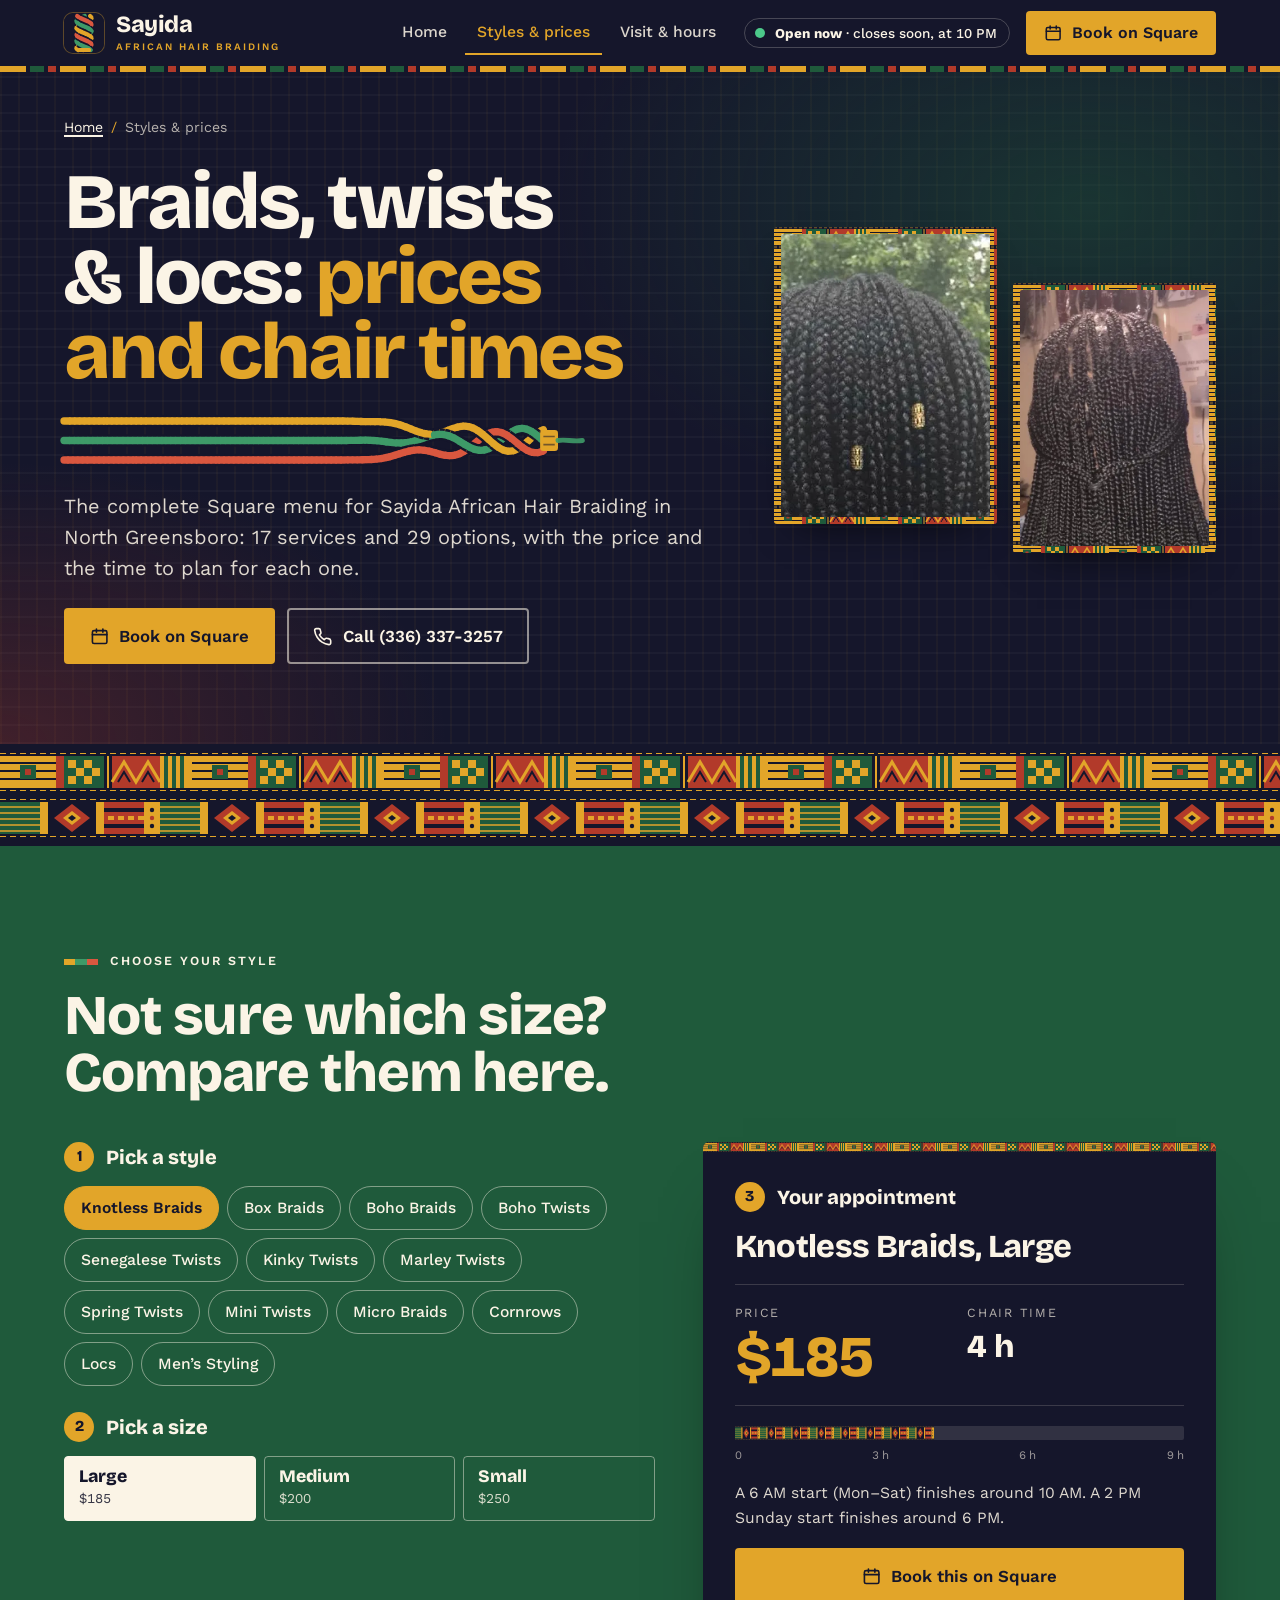
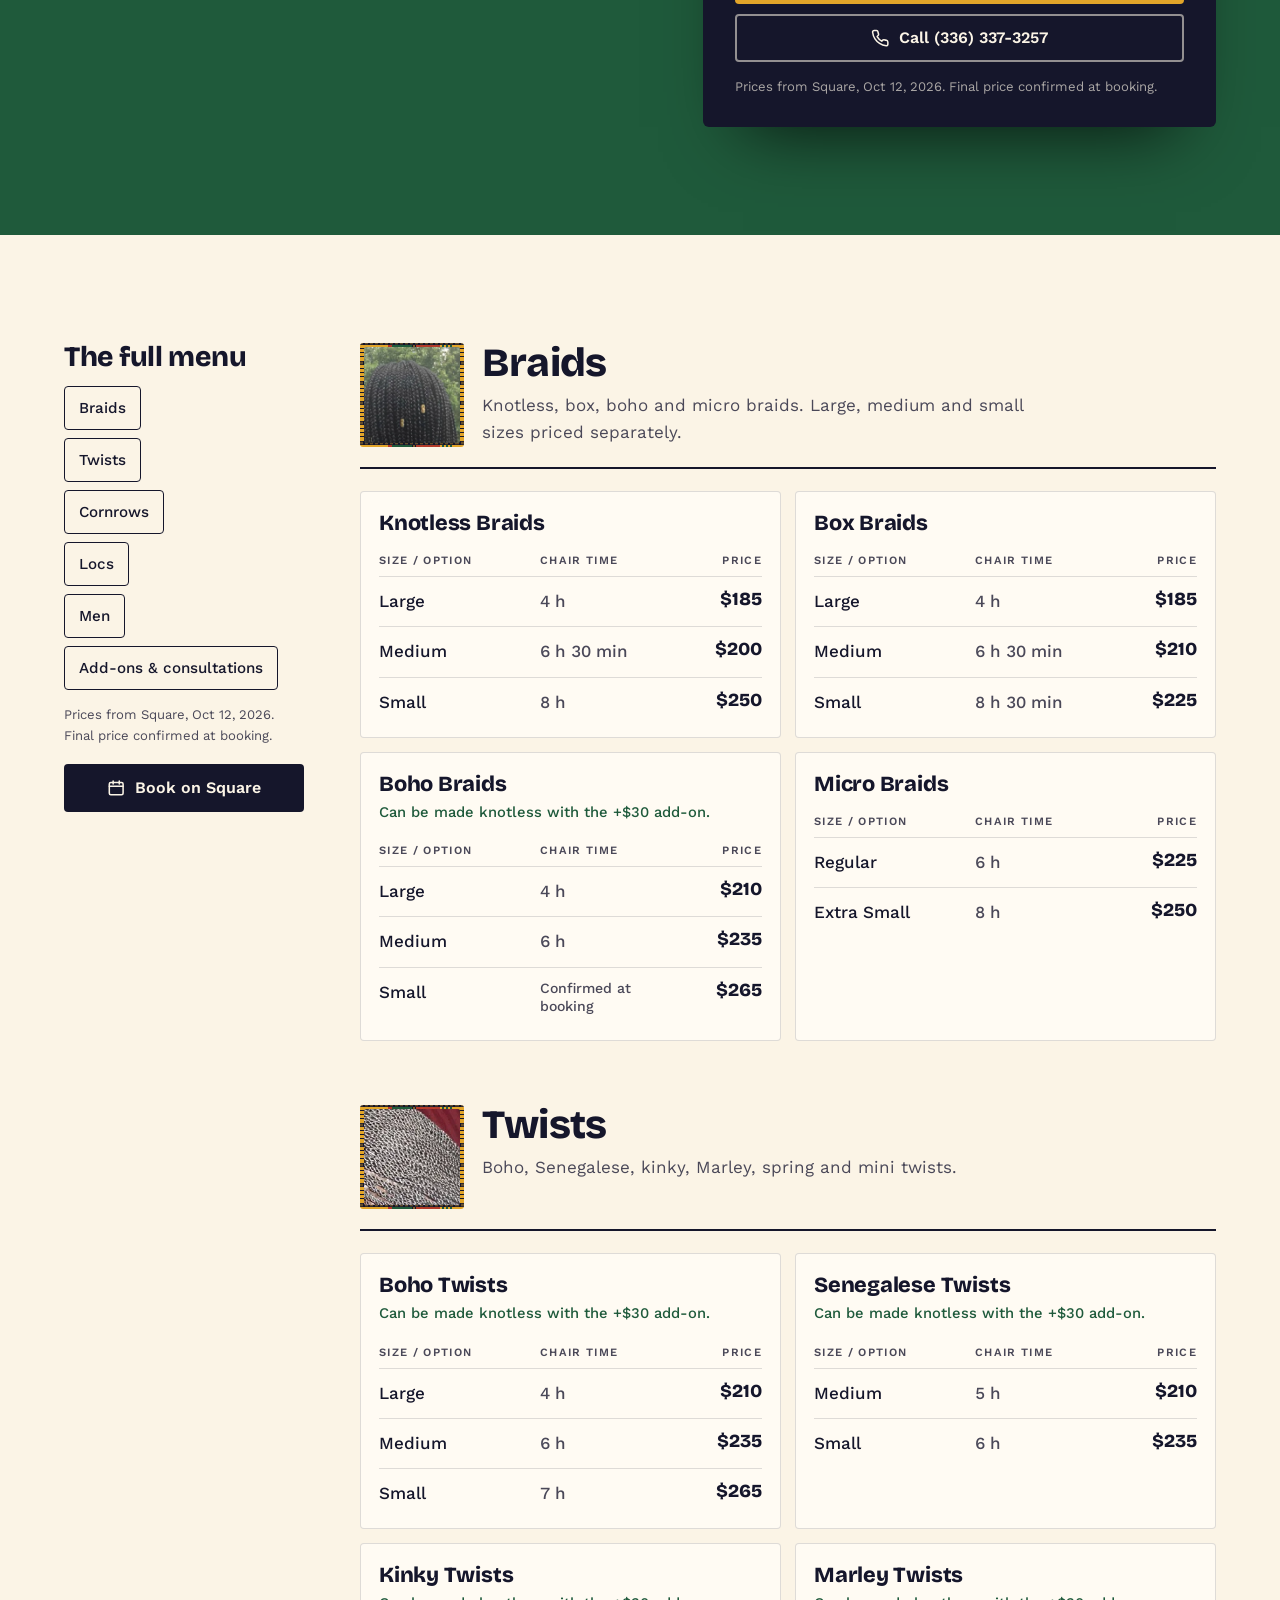
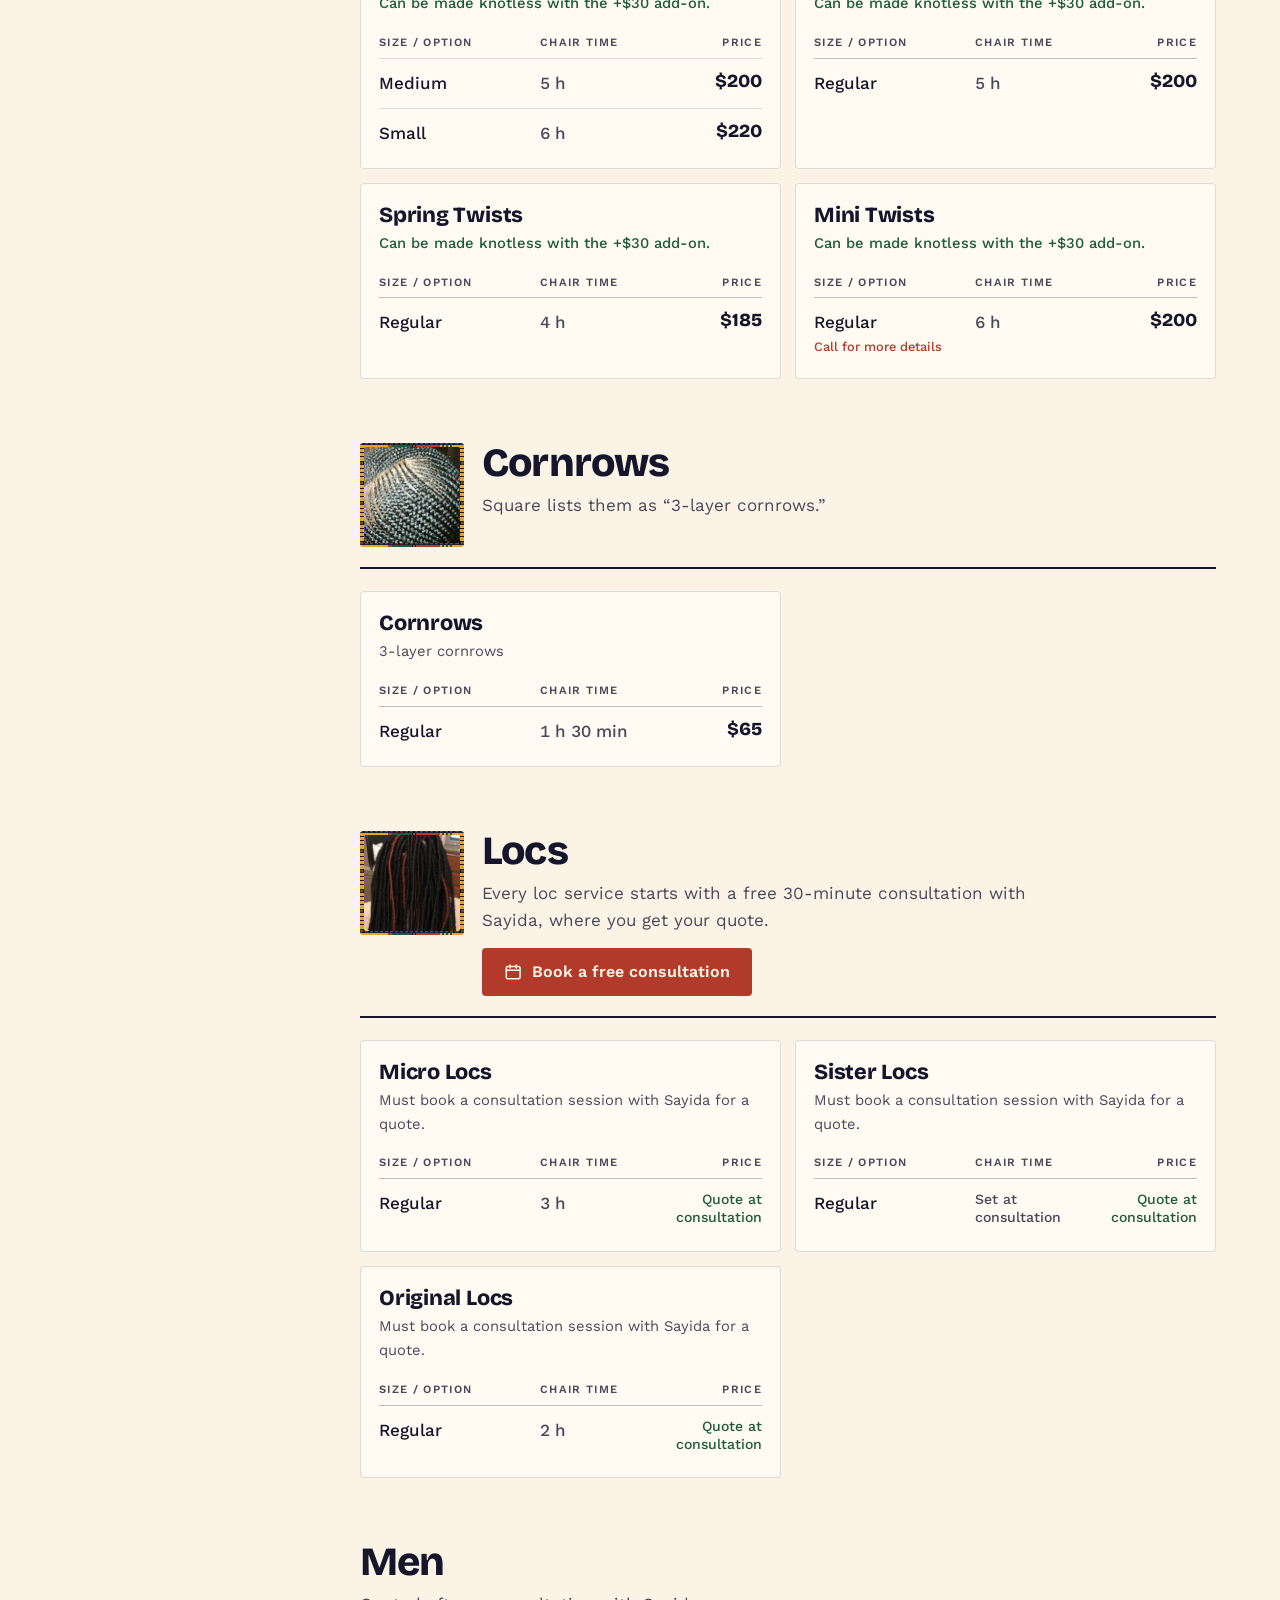
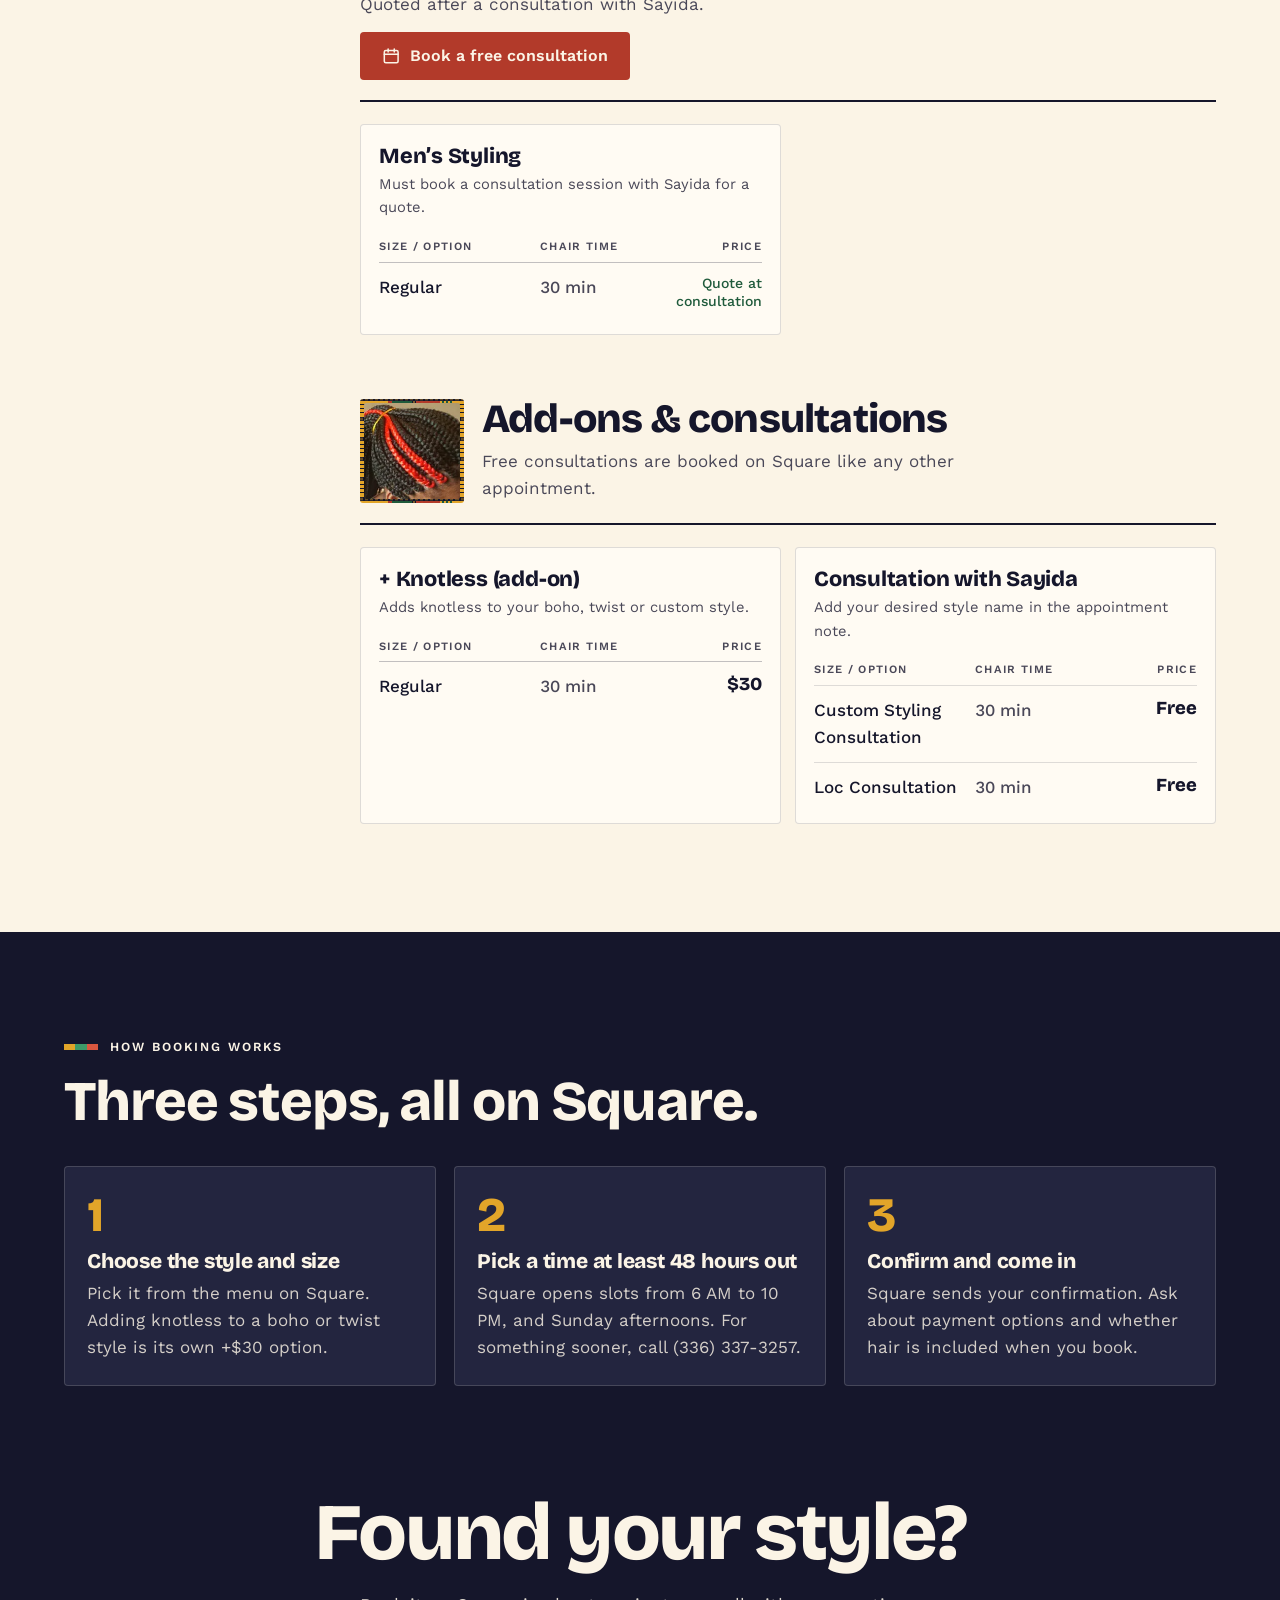
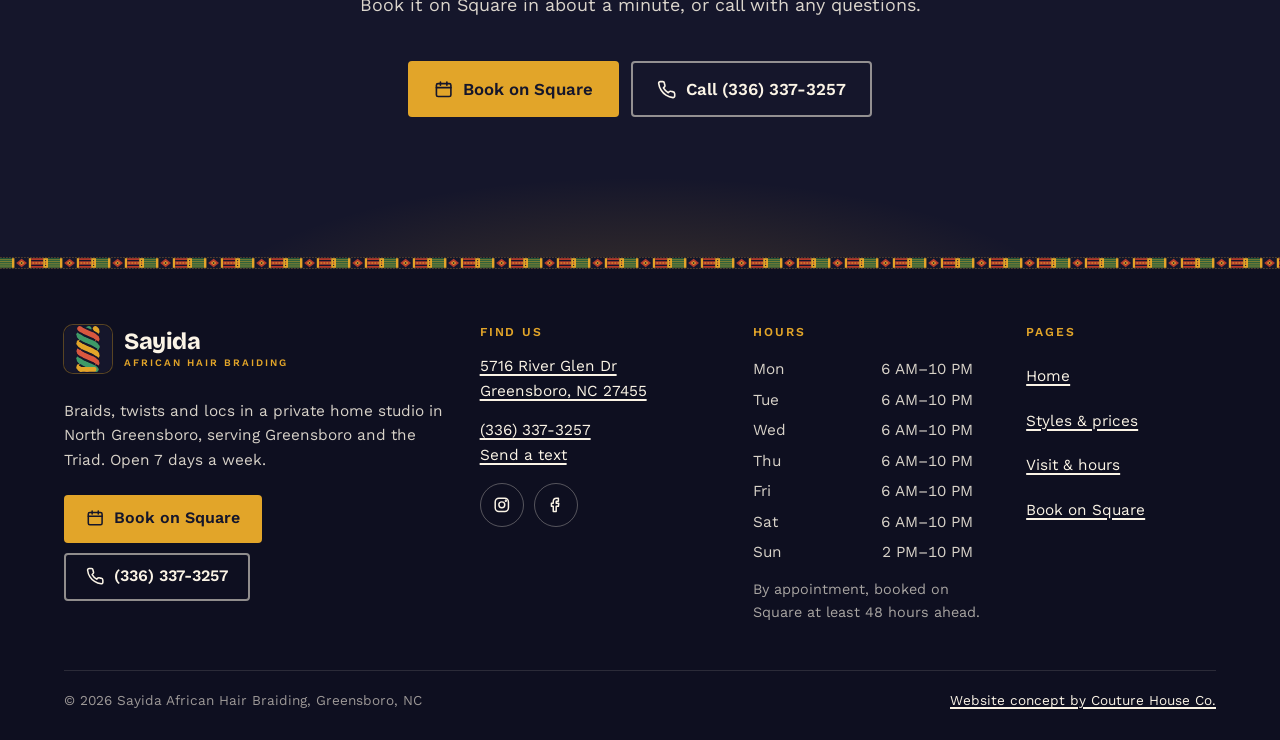
<file: services.html>
<!doctype html>
<html lang="en">
<head>
<meta charset="utf-8">
<meta name="viewport" content="width=device-width, initial-scale=1, viewport-fit=cover">
<title>Braiding Prices &amp; Styles in Greensboro, NC | Sayida</title>
<meta name="description" content="Full Square price list: knotless and box braids from $185, boho, Senegalese and spring twists, $65 cornrows, locs by free consultation. North Greensboro.">
<link rel="canonical" href="https://sayida-african-hair-braiding.netlify.app/services.html">
<meta name="theme-color" content="#15162B">
<meta name="format-detection" content="telephone=no">
<meta name="robots" content="index, follow, max-image-preview:large">
<meta property="og:type" content="website">
<meta property="og:site_name" content="Sayida African Hair Braiding">
<meta property="og:title" content="Braiding Prices &amp; Styles in Greensboro, NC | Sayida">
<meta property="og:description" content="Full Square price list: knotless and box braids from $185, boho, Senegalese and spring twists, $65 cornrows, locs by free consultation. North Greensboro.">
<meta property="og:url" content="https://sayida-african-hair-braiding.netlify.app/services.html">
<meta property="og:image" content="https://sayida-african-hair-braiding.netlify.app/assets/img/share-2.jpg">
<meta property="og:image:width" content="1200">
<meta property="og:image:height" content="630">
<meta property="og:image:type" content="image/jpeg">
<meta property="og:image:alt" content="Sayida African Hair Braiding, Greensboro NC: Braids from 6 AM to 10 PM, open 7 days a week, 4.6 from 240 Google reviews.">
<meta property="og:locale" content="en_US">
<meta name="twitter:card" content="summary_large_image">
<meta name="twitter:title" content="Braiding Prices &amp; Styles in Greensboro, NC | Sayida">
<meta name="twitter:description" content="Full Square price list: knotless and box braids from $185, boho, Senegalese and spring twists, $65 cornrows, locs by free consultation. North Greensboro.">
<meta name="twitter:image" content="https://sayida-african-hair-braiding.netlify.app/assets/img/share-2.jpg">
<meta name="twitter:image:alt" content="Sayida African Hair Braiding price list: braids, twists, cornrows and locs in Greensboro, NC">
<link rel="icon" href="assets/img/favicon.svg" type="image/svg+xml">
<link rel="icon" href="assets/img/favicon-32.png" sizes="32x32" type="image/png">
<link rel="apple-touch-icon" href="assets/img/apple-touch-icon.png">
<link rel="manifest" href="site.webmanifest">
<link rel="preload" href="assets/fonts/bricolage-grotesque-latin-wght-normal.woff2" as="font" type="font/woff2" crossorigin>
<link rel="stylesheet" href="assets/css/fonts.css?v=20261012a">
<link rel="stylesheet" href="assets/css/site.css?v=20261012a">
<script src="assets/js/js-flag.js"></script>
<script src="assets/js/site.js?v=20261012a" defer></script>
<script type="application/ld+json">{"@context":"https://schema.org","@type":"HairSalon","@id":"https://sayida-african-hair-braiding.netlify.app/#salon","name":"Sayida African Hair Braiding","url":"https://sayida-african-hair-braiding.netlify.app/","logo":"https://sayida-african-hair-braiding.netlify.app/assets/img/apple-touch-icon.png","image":["https://sayida-african-hair-braiding.netlify.app/assets/img/share-2.jpg","https://sayida-african-hair-braiding.netlify.app/assets/img/braids-on-kente-cloth.webp","https://sayida-african-hair-braiding.netlify.app/assets/img/spring-twists-burgundy.webp"],"description":"African hair braiding studio in North Greensboro, NC: knotless, box, boho and micro braids, twists, cornrows and locs. Open 7 days a week, booked on Square.","telephone":"+1-336-337-3257","address":{"@type":"PostalAddress","streetAddress":"5716 River Glen Dr","addressLocality":"Greensboro","addressRegion":"NC","postalCode":"27455","addressCountry":"US"},"geo":{"@type":"GeoCoordinates","latitude":36.15708,"longitude":-79.78688},"openingHoursSpecification":[{"@type":"OpeningHoursSpecification","dayOfWeek":["Monday","Tuesday","Wednesday","Thursday","Friday","Saturday"],"opens":"06:00","closes":"22:00"},{"@type":"OpeningHoursSpecification","dayOfWeek":"Sunday","opens":"14:00","closes":"22:00"}],"priceRange":"$65-$265","areaServed":[{"@type":"City","name":"Greensboro, NC"},{"@type":"Place","name":"Piedmont Triad, NC"}],"sameAs":["https://www.instagram.com/sayidaafricanhairbraiding/","https://www.facebook.com/p/Sayida-African-Hair-Braiding-100071119550419/"],"potentialAction":{"@type":"ReserveAction","target":{"@type":"EntryPoint","urlTemplate":"https://book.squareup.com/appointments/ar1sv7kb7lxzov/location/L47ABMFSMWYT6/services","actionPlatform":["http://schema.org/DesktopWebPlatform","http://schema.org/MobileWebPlatform"]},"name":"Book on Square"},"hasOfferCatalog":{"@type":"OfferCatalog","name":"Braiding, twists and locs menu","itemListElement":[{"@type":"OfferCatalog","name":"Braids","itemListElement":[{"@type":"Offer","itemOffered":{"@type":"Service","name":"Knotless Braids, Large"},"price":"185.00","priceCurrency":"USD"},{"@type":"Offer","itemOffered":{"@type":"Service","name":"Knotless Braids, Medium"},"price":"200.00","priceCurrency":"USD"},{"@type":"Offer","itemOffered":{"@type":"Service","name":"Knotless Braids, Small"},"price":"250.00","priceCurrency":"USD"},{"@type":"Offer","itemOffered":{"@type":"Service","name":"Box Braids, Large"},"price":"185.00","priceCurrency":"USD"},{"@type":"Offer","itemOffered":{"@type":"Service","name":"Box Braids, Medium"},"price":"210.00","priceCurrency":"USD"},{"@type":"Offer","itemOffered":{"@type":"Service","name":"Box Braids, Small"},"price":"225.00","priceCurrency":"USD"},{"@type":"Offer","itemOffered":{"@type":"Service","name":"Boho Braids, Large"},"price":"210.00","priceCurrency":"USD"},{"@type":"Offer","itemOffered":{"@type":"Service","name":"Boho Braids, Medium"},"price":"235.00","priceCurrency":"USD"},{"@type":"Offer","itemOffered":{"@type":"Service","name":"Boho Braids, Small"},"price":"265.00","priceCurrency":"USD"},{"@type":"Offer","itemOffered":{"@type":"Service","name":"Micro Braids, Regular"},"price":"225.00","priceCurrency":"USD"},{"@type":"Offer","itemOffered":{"@type":"Service","name":"Micro Braids, Extra Small"},"price":"250.00","priceCurrency":"USD"}]},{"@type":"OfferCatalog","name":"Twists","itemListElement":[{"@type":"Offer","itemOffered":{"@type":"Service","name":"Boho Twists, Large"},"price":"210.00","priceCurrency":"USD"},{"@type":"Offer","itemOffered":{"@type":"Service","name":"Boho Twists, Medium"},"price":"235.00","priceCurrency":"USD"},{"@type":"Offer","itemOffered":{"@type":"Service","name":"Boho Twists, Small"},"price":"265.00","priceCurrency":"USD"},{"@type":"Offer","itemOffered":{"@type":"Service","name":"Senegalese Twists, Medium"},"price":"210.00","priceCurrency":"USD"},{"@type":"Offer","itemOffered":{"@type":"Service","name":"Senegalese Twists, Small"},"price":"235.00","priceCurrency":"USD"},{"@type":"Offer","itemOffered":{"@type":"Service","name":"Kinky Twists, Medium"},"price":"200.00","priceCurrency":"USD"},{"@type":"Offer","itemOffered":{"@type":"Service","name":"Kinky Twists, Small"},"price":"220.00","priceCurrency":"USD"},{"@type":"Offer","itemOffered":{"@type":"Service","name":"Marley Twists"},"price":"200.00","priceCurrency":"USD"},{"@type":"Offer","itemOffered":{"@type":"Service","name":"Spring Twists"},"price":"185.00","priceCurrency":"USD"},{"@type":"Offer","itemOffered":{"@type":"Service","name":"Mini Twists"},"price":"200.00","priceCurrency":"USD"}]},{"@type":"OfferCatalog","name":"Cornrows","itemListElement":[{"@type":"Offer","itemOffered":{"@type":"Service","name":"Cornrows"},"price":"65.00","priceCurrency":"USD"}]},{"@type":"OfferCatalog","name":"Locs","itemListElement":[{"@type":"Offer","itemOffered":{"@type":"Service","name":"Micro Locs"},"description":"Quoted after a free consultation with Sayida"},{"@type":"Offer","itemOffered":{"@type":"Service","name":"Sister Locs"},"description":"Quoted after a free consultation with Sayida"},{"@type":"Offer","itemOffered":{"@type":"Service","name":"Original Locs"},"description":"Quoted after a free consultation with Sayida"}]},{"@type":"OfferCatalog","name":"Men","itemListElement":[{"@type":"Offer","itemOffered":{"@type":"Service","name":"Men’s Styling"},"description":"Quoted after a free consultation with Sayida"}]},{"@type":"OfferCatalog","name":"Add-ons & consultations","itemListElement":[{"@type":"Offer","itemOffered":{"@type":"Service","name":"+ Knotless (add-on)"},"price":"30.00","priceCurrency":"USD"},{"@type":"Offer","itemOffered":{"@type":"Service","name":"Consultation with Sayida, Custom Styling Consultation"},"price":"0.00","priceCurrency":"USD"},{"@type":"Offer","itemOffered":{"@type":"Service","name":"Consultation with Sayida, Loc Consultation"},"price":"0.00","priceCurrency":"USD"}]}]}}</script>
<script type="application/ld+json">{"@context":"https://schema.org","@type":"BreadcrumbList","itemListElement":[{"@type":"ListItem","position":1,"name":"Home","item":"https://sayida-african-hair-braiding.netlify.app/"},{"@type":"ListItem","position":2,"name":"Styles & prices","item":"https://sayida-african-hair-braiding.netlify.app/services.html"}]}</script>
</head>
<body>
<a class="skip-link" href="#main">Skip to content</a>
<header class="site-header" data-header>
  <div class="wrap header-inner">
    <a class="brand" href="index.html" aria-label="Sayida African Hair Braiding, home">
      <svg class="mark" viewBox="0 0 40 40" width="40" height="40" aria-hidden="true" focusable="false"><rect width="40" height="40" rx="9" fill="#15162B"/><g fill="none" stroke-linejoin="round"><path d="M22.69 15.50 L19.80 16.75 L16.95 18.00" stroke="#15162B" stroke-width="7.4" stroke-linecap="butt"/><path d="M22.69 15.50 L19.80 16.75 L16.95 18.00" stroke="#D9573F" stroke-width="4.2" stroke-linecap="round"/><path d="M22.69 35.50 L20.98 36.25 L19.22 37.00" stroke="#15162B" stroke-width="7.4" stroke-linecap="butt"/><path d="M22.69 35.50 L20.98 36.25 L19.22 37.00" stroke="#D9573F" stroke-width="4.2" stroke-linecap="round"/><path d="M24.41 28.00 L21.75 29.25 L18.83 30.50" stroke="#15162B" stroke-width="7.4" stroke-linecap="butt"/><path d="M24.41 28.00 L21.75 29.25 L18.83 30.50" stroke="#E2A529" stroke-width="4.2" stroke-linecap="round"/><path d="M24.41 8.00 L21.75 9.25 L18.83 10.50" stroke="#15162B" stroke-width="7.4" stroke-linecap="butt"/><path d="M24.41 8.00 L21.75 9.25 L18.83 10.50" stroke="#E2A529" stroke-width="4.2" stroke-linecap="round"/><path d="M20.78 3.00 L17.87 4.25 L15.28 5.50" stroke="#15162B" stroke-width="7.4" stroke-linecap="butt"/><path d="M20.78 3.00 L17.87 4.25 L15.28 5.50" stroke="#3E9A68" stroke-width="4.2" stroke-linecap="round"/><path d="M20.78 23.00 L17.87 24.25 L15.28 25.50" stroke="#15162B" stroke-width="7.4" stroke-linecap="butt"/><path d="M20.78 23.00 L17.87 24.25 L15.28 25.50" stroke="#3E9A68" stroke-width="4.2" stroke-linecap="round"/><path d="M25.83 20.50 L23.58 21.75 L20.78 23.00" stroke="#15162B" stroke-width="7.4" stroke-linecap="butt"/><path d="M25.83 20.50 L23.58 21.75 L20.78 23.00" stroke="#3E9A68" stroke-width="4.2" stroke-linecap="round"/><path d="M18.83 30.50 L16.08 31.75 L13.93 33.00" stroke="#15162B" stroke-width="7.4" stroke-linecap="butt"/><path d="M18.83 30.50 L16.08 31.75 L13.93 33.00" stroke="#E2A529" stroke-width="4.2" stroke-linecap="round"/><path d="M18.83 10.50 L16.08 11.75 L13.93 13.00" stroke="#15162B" stroke-width="7.4" stroke-linecap="butt"/><path d="M18.83 10.50 L16.08 11.75 L13.93 13.00" stroke="#E2A529" stroke-width="4.2" stroke-linecap="round"/><path d="M26.85 13.00 L25.16 14.25 L22.69 15.50" stroke="#15162B" stroke-width="7.4" stroke-linecap="butt"/><path d="M26.85 13.00 L25.16 14.25 L22.69 15.50" stroke="#D9573F" stroke-width="4.2" stroke-linecap="round"/><path d="M26.85 33.00 L25.16 34.25 L22.69 35.50" stroke="#15162B" stroke-width="7.4" stroke-linecap="butt"/><path d="M26.85 33.00 L25.16 34.25 L22.69 35.50" stroke="#D9573F" stroke-width="4.2" stroke-linecap="round"/><path d="M16.95 18.00 L14.56 19.25 L13.00 20.50" stroke="#15162B" stroke-width="7.4" stroke-linecap="butt"/><path d="M16.95 18.00 L14.56 19.25 L13.00 20.50" stroke="#D9573F" stroke-width="4.2" stroke-linecap="round"/><path d="M27.41 5.50 L26.39 6.75 L24.41 8.00" stroke="#15162B" stroke-width="7.4" stroke-linecap="butt"/><path d="M27.41 5.50 L26.39 6.75 L24.41 8.00" stroke="#E2A529" stroke-width="4.2" stroke-linecap="round"/><path d="M27.41 25.50 L26.39 26.75 L24.41 28.00" stroke="#15162B" stroke-width="7.4" stroke-linecap="butt"/><path d="M27.41 25.50 L26.39 26.75 L24.41 28.00" stroke="#E2A529" stroke-width="4.2" stroke-linecap="round"/><path d="M15.28 25.50 L13.41 26.75 L12.54 28.00" stroke="#15162B" stroke-width="7.4" stroke-linecap="butt"/><path d="M15.28 25.50 L13.41 26.75 L12.54 28.00" stroke="#3E9A68" stroke-width="4.2" stroke-linecap="round"/><path d="M15.28 5.50 L13.41 6.75 L12.54 8.00" stroke="#15162B" stroke-width="7.4" stroke-linecap="butt"/><path d="M15.28 5.50 L13.41 6.75 L12.54 8.00" stroke="#3E9A68" stroke-width="4.2" stroke-linecap="round"/><path d="M27.46 18.00 L27.19 19.25 L25.83 20.50" stroke="#15162B" stroke-width="7.4" stroke-linecap="butt"/><path d="M27.46 18.00 L27.19 19.25 L25.83 20.50" stroke="#3E9A68" stroke-width="4.2" stroke-linecap="round"/><path d="M13.93 13.00 L12.71 14.25 L12.59 15.50" stroke="#15162B" stroke-width="7.4" stroke-linecap="butt"/><path d="M13.93 13.00 L12.71 14.25 L12.59 15.50" stroke="#E2A529" stroke-width="4.2" stroke-linecap="round"/><path d="M13.93 33.00 L12.71 34.25 L12.59 35.50" stroke="#15162B" stroke-width="7.4" stroke-linecap="butt"/><path d="M13.93 33.00 L12.71 34.25 L12.59 35.50" stroke="#E2A529" stroke-width="4.2" stroke-linecap="round"/><path d="M27.00 10.50 L27.50 11.75 L26.85 13.00" stroke="#15162B" stroke-width="7.4" stroke-linecap="butt"/><path d="M27.00 10.50 L27.50 11.75 L26.85 13.00" stroke="#D9573F" stroke-width="4.2" stroke-linecap="round"/><path d="M27.00 30.50 L27.50 31.75 L26.85 33.00" stroke="#15162B" stroke-width="7.4" stroke-linecap="butt"/><path d="M27.00 30.50 L27.50 31.75 L26.85 33.00" stroke="#D9573F" stroke-width="4.2" stroke-linecap="round"/><path d="M13.00 20.50 L12.50 21.75 L13.15 23.00" stroke="#15162B" stroke-width="7.4" stroke-linecap="butt"/><path d="M13.00 20.50 L12.50 21.75 L13.15 23.00" stroke="#D9573F" stroke-width="4.2" stroke-linecap="round"/><path d="M26.07 3.00 L27.29 4.25 L27.41 5.50" stroke="#15162B" stroke-width="7.4" stroke-linecap="butt"/><path d="M26.07 3.00 L27.29 4.25 L27.41 5.50" stroke="#E2A529" stroke-width="4.2" stroke-linecap="round"/><path d="M26.07 23.00 L27.29 24.25 L27.41 25.50" stroke="#15162B" stroke-width="7.4" stroke-linecap="butt"/><path d="M26.07 23.00 L27.29 24.25 L27.41 25.50" stroke="#E2A529" stroke-width="4.2" stroke-linecap="round"/><path d="M12.54 28.00 L12.81 29.25 L14.17 30.50" stroke="#15162B" stroke-width="7.4" stroke-linecap="butt"/><path d="M12.54 28.00 L12.81 29.25 L14.17 30.50" stroke="#3E9A68" stroke-width="4.2" stroke-linecap="round"/><path d="M12.54 8.00 L12.81 9.25 L14.17 10.50" stroke="#15162B" stroke-width="7.4" stroke-linecap="butt"/><path d="M12.54 8.00 L12.81 9.25 L14.17 10.50" stroke="#3E9A68" stroke-width="4.2" stroke-linecap="round"/><path d="M12.59 35.50 L13.07 36.25 L13.93 37.00" stroke="#15162B" stroke-width="7.4" stroke-linecap="butt"/><path d="M12.59 35.50 L13.07 36.25 L13.93 37.00" stroke="#E2A529" stroke-width="4.2" stroke-linecap="round"/><path d="M24.72 15.50 L26.59 16.75 L27.46 18.00" stroke="#15162B" stroke-width="7.4" stroke-linecap="butt"/><path d="M24.72 15.50 L26.59 16.75 L27.46 18.00" stroke="#3E9A68" stroke-width="4.2" stroke-linecap="round"/><path d="M12.59 15.50 L13.61 16.75 L15.59 18.00" stroke="#15162B" stroke-width="7.4" stroke-linecap="butt"/><path d="M12.59 15.50 L13.61 16.75 L15.59 18.00" stroke="#E2A529" stroke-width="4.2" stroke-linecap="round"/><path d="M24.72 35.50 L25.95 36.25 L26.85 37.00" stroke="#15162B" stroke-width="7.4" stroke-linecap="butt"/><path d="M24.72 35.50 L25.95 36.25 L26.85 37.00" stroke="#3E9A68" stroke-width="4.2" stroke-linecap="round"/><path d="M23.05 28.00 L25.44 29.25 L27.00 30.50" stroke="#15162B" stroke-width="7.4" stroke-linecap="butt"/><path d="M23.05 28.00 L25.44 29.25 L27.00 30.50" stroke="#D9573F" stroke-width="4.2" stroke-linecap="round"/><path d="M23.05 8.00 L25.44 9.25 L27.00 10.50" stroke="#15162B" stroke-width="7.4" stroke-linecap="butt"/><path d="M23.05 8.00 L25.44 9.25 L27.00 10.50" stroke="#D9573F" stroke-width="4.2" stroke-linecap="round"/><path d="M13.15 23.00 L14.84 24.25 L17.31 25.50" stroke="#15162B" stroke-width="7.4" stroke-linecap="butt"/><path d="M13.15 23.00 L14.84 24.25 L17.31 25.50" stroke="#D9573F" stroke-width="4.2" stroke-linecap="round"/><path d="M13.15 3.00 L14.84 4.25 L17.31 5.50" stroke="#15162B" stroke-width="7.4" stroke-linecap="butt"/><path d="M13.15 3.00 L14.84 4.25 L17.31 5.50" stroke="#D9573F" stroke-width="4.2" stroke-linecap="round"/><path d="M21.17 20.50 L23.92 21.75 L26.07 23.00" stroke="#15162B" stroke-width="7.4" stroke-linecap="butt"/><path d="M21.17 20.50 L23.92 21.75 L26.07 23.00" stroke="#E2A529" stroke-width="4.2" stroke-linecap="round"/><path d="M14.17 30.50 L16.42 31.75 L19.22 33.00" stroke="#15162B" stroke-width="7.4" stroke-linecap="butt"/><path d="M14.17 30.50 L16.42 31.75 L19.22 33.00" stroke="#3E9A68" stroke-width="4.2" stroke-linecap="round"/><path d="M14.17 10.50 L16.42 11.75 L19.22 13.00" stroke="#15162B" stroke-width="7.4" stroke-linecap="butt"/><path d="M14.17 10.50 L16.42 11.75 L19.22 13.00" stroke="#3E9A68" stroke-width="4.2" stroke-linecap="round"/><path d="M19.22 13.00 L22.13 14.25 L24.72 15.50" stroke="#15162B" stroke-width="7.4" stroke-linecap="butt"/><path d="M19.22 13.00 L22.13 14.25 L24.72 15.50" stroke="#3E9A68" stroke-width="4.2" stroke-linecap="round"/><path d="M19.22 33.00 L22.13 34.25 L24.72 35.50" stroke="#15162B" stroke-width="7.4" stroke-linecap="butt"/><path d="M19.22 33.00 L22.13 34.25 L24.72 35.50" stroke="#3E9A68" stroke-width="4.2" stroke-linecap="round"/><path d="M15.59 18.00 L18.25 19.25 L21.17 20.50" stroke="#15162B" stroke-width="7.4" stroke-linecap="butt"/><path d="M15.59 18.00 L18.25 19.25 L21.17 20.50" stroke="#E2A529" stroke-width="4.2" stroke-linecap="round"/><path d="M17.31 5.50 L20.20 6.75 L23.05 8.00" stroke="#15162B" stroke-width="7.4" stroke-linecap="butt"/><path d="M17.31 5.50 L20.20 6.75 L23.05 8.00" stroke="#D9573F" stroke-width="4.2" stroke-linecap="round"/><path d="M17.31 25.50 L20.20 26.75 L23.05 28.00" stroke="#15162B" stroke-width="7.4" stroke-linecap="butt"/><path d="M17.31 25.50 L20.20 26.75 L23.05 28.00" stroke="#D9573F" stroke-width="4.2" stroke-linecap="round"/></g><rect x="13" y="35" width="14" height="4" rx="1.5" fill="#E2A529"/></svg>
      <span class="brand-text"><span class="brand-name">Sayida</span><span class="brand-sub">African Hair Braiding</span></span>
    </a>
    <nav class="nav-desktop" aria-label="Main"><ul><li><a href="index.html">Home</a></li><li><a href="services.html" aria-current="page">Styles &amp; prices</a></li><li><a href="visit.html">Visit &amp; hours</a></li></ul></nav>
    <p class="header-status"><span class="open-badge open-badge--compact" data-open-badge><span class="dot" aria-hidden="true"></span><span class="txt">Mon&ndash;Sat 6 AM&ndash;10 PM</span></span></p>
    <a class="btn btn--gold header-cta" href="https://book.squareup.com/appointments/ar1sv7kb7lxzov/location/L47ABMFSMWYT6/services"><svg class="icon" viewBox="0 0 24 24" aria-hidden="true" focusable="false"><rect x="3" y="4.5" width="18" height="16" rx="2"/><path d="M3 9.5h18M8 2.5v4M16 2.5v4"/></svg>Book on Square</a>
    <button class="menu-toggle" type="button" aria-expanded="false" aria-controls="mobile-nav" data-menu-toggle><svg class="icon" viewBox="0 0 24 24" aria-hidden="true" focusable="false"><path d="M3 7h18M3 12h18M3 17h18"/></svg><span>Menu</span></button>
  </div>
  <div class="header-weave" aria-hidden="true"></div>
</header>
<div class="mobile-nav" id="mobile-nav" hidden data-mobile-nav>
  <nav aria-label="Mobile"><ul><li><a href="index.html">Home<svg class="icon" viewBox="0 0 24 24" aria-hidden="true" focusable="false"><path d="M5 12h14M13 6l6 6-6 6"/></svg></a></li><li><a href="services.html" aria-current="page">Styles &amp; prices<svg class="icon" viewBox="0 0 24 24" aria-hidden="true" focusable="false"><path d="M5 12h14M13 6l6 6-6 6"/></svg></a></li><li><a href="visit.html">Visit &amp; hours<svg class="icon" viewBox="0 0 24 24" aria-hidden="true" focusable="false"><path d="M5 12h14M13 6l6 6-6 6"/></svg></a></li></ul></nav>
  <div class="mobile-nav-foot">
    <a class="btn btn--gold btn--block" href="https://book.squareup.com/appointments/ar1sv7kb7lxzov/location/L47ABMFSMWYT6/services"><svg class="icon" viewBox="0 0 24 24" aria-hidden="true" focusable="false"><rect x="3" y="4.5" width="18" height="16" rx="2"/><path d="M3 9.5h18M8 2.5v4M16 2.5v4"/></svg>Book on Square</a>
    <a class="btn btn--line-light btn--block" href="tel:+13363373257"><svg class="icon" viewBox="0 0 24 24" aria-hidden="true" focusable="false"><path d="M22 16.9v3a2 2 0 0 1-2.2 2 19.8 19.8 0 0 1-8.6-3.1 19.5 19.5 0 0 1-6-6A19.8 19.8 0 0 1 2.1 4.2 2 2 0 0 1 4.1 2h3a2 2 0 0 1 2 1.7c.1.9.4 1.8.7 2.7a2 2 0 0 1-.5 2.1L8 9.8a16 16 0 0 0 6 6l1.3-1.3a2 2 0 0 1 2.1-.4c.9.3 1.8.6 2.7.7a2 2 0 0 1 1.7 2z"/></svg>Call (336) 337-3257</a>
    <p>5716 River Glen Dr, Greensboro, NC 27455<br>Mon&ndash;Sat 6 AM&ndash;10 PM &middot; Sun 2&ndash;10 PM</p>
  </div>
</div>

<main id="main" tabindex="-1">
<section class="page-hero" aria-labelledby="svc-h">
  <div class="hero-loom" aria-hidden="true"></div>
  <div class="wrap page-hero-grid"><div>
    <nav class="crumbs" aria-label="Breadcrumb"><ol><li><a href="index.html">Home</a></li><li aria-current="page">Styles &amp; prices</li></ol></nav>
    <h1 id="svc-h" class="page-h1">Braids, twists &amp; locs: <span class="hl">prices and chair times</span></h1>
    <div class="plait-wrap plait-wrap--page"><svg class="plait" viewBox="0 0 640 80" preserveAspectRatio="xMinYMid meet" aria-hidden="true" focusable="false" data-plait><g class="plait-strands" fill="none"><path class="st st--gold" d="M0 40.0 L4 43.6 L8 47.0 L12 49.9 L16 52.3 L20 54.0 L24 54.9 L28 54.9 L32 54.0 L36 52.3 L40 49.9 L44 47.0 L48 43.6 L52 40.0 L56 36.4 L60 33.0 L64 30.1 L68 27.7 L72 26.0 L76 25.1 L80 25.1 L84 26.0 L88 27.7 L92 30.1 L96 33.0 L100 36.4 L104 40.0 L108 43.6 L112 47.0 L116 49.9 L120 52.3 L124 54.0 L128 54.9 L132 54.9 L136 54.0 L140 52.3 L144 49.9 L148 47.0 L152 43.6 L156 40.0 L160 36.4 L164 33.0 L168 30.1 L172 27.7 L176 26.0 L180 25.1 L184 25.1 L188 26.0 L192 27.7 L196 30.1 L200 33.0 L204 36.4 L208 40.0 L212 43.6 L216 47.0 L220 49.9 L224 52.3 L228 54.0 L232 54.9 L236 54.9 L240 54.0 L244 52.3 L248 49.9 L252 47.0 L256 43.6 L260 40.0 L264 36.4 L268 33.0 L272 30.1 L276 27.7 L280 26.0 L284 25.1 L288 25.1 L292 26.0 L296 27.7 L300 30.1 L304 33.0 L308 36.4 L312 40.0 L316 43.6 L320 47.0 L324 49.9 L328 52.3 L332 54.0 L336 54.9 L340 54.9 L344 54.0 L348 52.3 L352 49.9 L356 47.0 L360 43.6 L364 40.0 L368 36.4 L372 33.0 L376 30.1 L380 27.7 L384 26.0 L388 25.1 L392 25.1 L396 26.0 L400 27.7 L404 30.1 L408 33.0 L412 36.4 L416 40.0 L420 43.6 L424 47.0 L428 49.9 L432 52.3 L436 54.0 L440 54.9 L444 54.9 L448 54.0 L452 52.3 L456 49.9 L460 47.0 L464 43.6 L468 40.0 L472 36.4 L476 33.0 L480 30.1 L484 27.7 L488 26.0 L492 25.1 L496 25.1 L500 26.0 L504 27.7 L508 30.1 L512 33.0 L516 36.4 L520 40.0 L524 43.6 L528 47.0 L532 49.9 L536 52.3 L540 54.0 L544 54.9 L548 54.9 L552 54.0 L556 52.3 L560 49.9 L564 47.0 L568 43.6 L572 40.0 L576 36.4 L580 33.0 L584 30.1 L588 27.7"/><path class="st st--green" d="M0 53.0 L4 50.8 L8 48.0 L12 44.8 L16 41.2 L20 37.6 L24 34.1 L28 31.0 L32 28.4 L36 26.4 L40 25.3 L44 25.0 L48 25.6 L52 27.0 L56 29.2 L60 32.0 L64 35.2 L68 38.8 L72 42.4 L76 45.9 L80 49.0 L84 51.6 L88 53.6 L92 54.7 L96 55.0 L100 54.4 L104 53.0 L108 50.8 L112 48.0 L116 44.8 L120 41.2 L124 37.6 L128 34.1 L132 31.0 L136 28.4 L140 26.4 L144 25.3 L148 25.0 L152 25.6 L156 27.0 L160 29.2 L164 32.0 L168 35.2 L172 38.8 L176 42.4 L180 45.9 L184 49.0 L188 51.6 L192 53.6 L196 54.7 L200 55.0 L204 54.4 L208 53.0 L212 50.8 L216 48.0 L220 44.8 L224 41.2 L228 37.6 L232 34.1 L236 31.0 L240 28.4 L244 26.4 L248 25.3 L252 25.0 L256 25.6 L260 27.0 L264 29.2 L268 32.0 L272 35.2 L276 38.8 L280 42.4 L284 45.9 L288 49.0 L292 51.6 L296 53.6 L300 54.7 L304 55.0 L308 54.4 L312 53.0 L316 50.8 L320 48.0 L324 44.8 L328 41.2 L332 37.6 L336 34.1 L340 31.0 L344 28.4 L348 26.4 L352 25.3 L356 25.0 L360 25.6 L364 27.0 L368 29.2 L372 32.0 L376 35.2 L380 38.8 L384 42.4 L388 45.9 L392 49.0 L396 51.6 L400 53.6 L404 54.7 L408 55.0 L412 54.4 L416 53.0 L420 50.8 L424 48.0 L428 44.8 L432 41.2 L436 37.6 L440 34.1 L444 31.0 L448 28.4 L452 26.4 L456 25.3 L460 25.0 L464 25.6 L468 27.0 L472 29.2 L476 32.0 L480 35.2 L484 38.8 L488 42.4 L492 45.9 L496 49.0 L500 51.6 L504 53.6 L508 54.7 L512 55.0 L516 54.4 L520 53.0 L524 50.8 L528 48.0 L532 44.8 L536 41.2 L540 37.6 L544 34.1 L548 31.0 L552 28.4 L556 26.4 L560 25.3 L564 25.0 L568 25.6 L572 27.0 L576 29.2 L580 32.0 L584 35.2 L588 38.8"/><path class="st st--red" d="M0 27.0 L4 25.6 L8 25.0 L12 25.3 L16 26.4 L20 28.4 L24 31.0 L28 34.1 L32 37.6 L36 41.2 L40 44.8 L44 48.0 L48 50.8 L52 53.0 L56 54.4 L60 55.0 L64 54.7 L68 53.6 L72 51.6 L76 49.0 L80 45.9 L84 42.4 L88 38.8 L92 35.2 L96 32.0 L100 29.2 L104 27.0 L108 25.6 L112 25.0 L116 25.3 L120 26.4 L124 28.4 L128 31.0 L132 34.1 L136 37.6 L140 41.2 L144 44.8 L148 48.0 L152 50.8 L156 53.0 L160 54.4 L164 55.0 L168 54.7 L172 53.6 L176 51.6 L180 49.0 L184 45.9 L188 42.4 L192 38.8 L196 35.2 L200 32.0 L204 29.2 L208 27.0 L212 25.6 L216 25.0 L220 25.3 L224 26.4 L228 28.4 L232 31.0 L236 34.1 L240 37.6 L244 41.2 L248 44.8 L252 48.0 L256 50.8 L260 53.0 L264 54.4 L268 55.0 L272 54.7 L276 53.6 L280 51.6 L284 49.0 L288 45.9 L292 42.4 L296 38.8 L300 35.2 L304 32.0 L308 29.2 L312 27.0 L316 25.6 L320 25.0 L324 25.3 L328 26.4 L332 28.4 L336 31.0 L340 34.1 L344 37.6 L348 41.2 L352 44.8 L356 48.0 L360 50.8 L364 53.0 L368 54.4 L372 55.0 L376 54.7 L380 53.6 L384 51.6 L388 49.0 L392 45.9 L396 42.4 L400 38.8 L404 35.2 L408 32.0 L412 29.2 L416 27.0 L420 25.6 L424 25.0 L428 25.3 L432 26.4 L436 28.4 L440 31.0 L444 34.1 L448 37.6 L452 41.2 L456 44.8 L460 48.0 L464 50.8 L468 53.0 L472 54.4 L476 55.0 L480 54.7 L484 53.6 L488 51.6 L492 49.0 L496 45.9 L500 42.4 L504 38.8 L508 35.2 L512 32.0 L516 29.2 L520 27.0 L524 25.6 L528 25.0 L532 25.3 L536 26.4 L540 28.4 L544 31.0 L548 34.1 L552 37.6 L556 41.2 L560 44.8 L564 48.0 L568 50.8 L572 53.0 L576 54.4 L580 55.0 L584 54.7 L588 53.6"/></g><g class="plait-tail"><rect class="cuff" x="586" y="27" width="22" height="26" rx="4"/><path class="cuff-line" d="M590 35h14M590 45h14"/><path class="tail" d="M608 40c10-2 18 2 30 0"/></g></svg></div>
    <p class="lede">The complete Square menu for Sayida African Hair Braiding in North Greensboro: 17 services and 29 options, with the price and the time to plan for each one.</p>
    <div class="btn-row"><a class="btn btn--gold btn--lg" href="https://book.squareup.com/appointments/ar1sv7kb7lxzov/location/L47ABMFSMWYT6/services"><svg class="icon" viewBox="0 0 24 24" aria-hidden="true" focusable="false"><rect x="3" y="4.5" width="18" height="16" rx="2"/><path d="M3 9.5h18M8 2.5v4M16 2.5v4"/></svg>Book on Square</a><a class="btn btn--line-light btn--lg" href="tel:+13363373257"><svg class="icon" viewBox="0 0 24 24" aria-hidden="true" focusable="false"><path d="M22 16.9v3a2 2 0 0 1-2.2 2 19.8 19.8 0 0 1-8.6-3.1 19.5 19.5 0 0 1-6-6A19.8 19.8 0 0 1 2.1 4.2 2 2 0 0 1 4.1 2h3a2 2 0 0 1 2 1.7c.1.9.4 1.8.7 2.7a2 2 0 0 1-.5 2.1L8 9.8a16 16 0 0 0 6 6l1.3-1.3a2 2 0 0 1 2.1-.4c.9.3 1.8.6 2.7.7a2 2 0 0 1 1.7 2z"/></svg>Call (336) 337-3257</a></div>
    </div>
    <div class="page-art" aria-hidden="false"><figure class="pa pa--a"><img src="assets/img/box-braids-gold-cuffs.webp" width="520" height="440" alt="Long black box braids with two gold braid cuffs" loading="lazy" decoding="async"></figure><figure class="pa pa--b"><img src="assets/img/box-braids-half-up.webp" width="468" height="624" alt="Small box braids pulled half up, seen from behind" loading="lazy" decoding="async"></figure></div>
  </div>
</section>
<div class="weave " aria-hidden="true" data-weave><div class="weave-row weave-row--a"><div class="weave-track"></div></div><div class="weave-row weave-row--b"><div class="weave-track"></div></div></div>
<section class="section section--green picker-sec" id="choose" aria-labelledby="picker-h">
  <div class="wrap">
    <div class="sec-head sec-head--light">
      <p class="eyebrow eyebrow--light">Choose your style</p>
      <h2 id="picker-h" class="h2">Not sure which size? Compare them here.</h2>
    </div>
    <div class="picker" data-picker>
  <script type="application/json" data-menu>{"book":"https://book.squareup.com/appointments/ar1sv7kb7lxzov/location/L47ABMFSMWYT6/services","styles":[{"id":"knotless","name":"Knotless Braids","consult":false,"addon":false,"desc":null,"variants":[{"label":"Large","price":185,"mins":240,"note":null},{"label":"Medium","price":200,"mins":390,"note":null},{"label":"Small","price":250,"mins":480,"note":null}]},{"id":"box","name":"Box Braids","consult":false,"addon":false,"desc":null,"variants":[{"label":"Large","price":185,"mins":240,"note":null},{"label":"Medium","price":210,"mins":390,"note":null},{"label":"Small","price":225,"mins":510,"note":null}]},{"id":"boho-braids","name":"Boho Braids","consult":false,"addon":true,"desc":null,"variants":[{"label":"Large","price":210,"mins":240,"note":null},{"label":"Medium","price":235,"mins":360,"note":null},{"label":"Small","price":265,"mins":null,"note":null}]},{"id":"boho-twists","name":"Boho Twists","consult":false,"addon":true,"desc":null,"variants":[{"label":"Large","price":210,"mins":240,"note":null},{"label":"Medium","price":235,"mins":360,"note":null},{"label":"Small","price":265,"mins":420,"note":null}]},{"id":"senegalese","name":"Senegalese Twists","consult":false,"addon":true,"desc":null,"variants":[{"label":"Medium","price":210,"mins":300,"note":null},{"label":"Small","price":235,"mins":360,"note":null}]},{"id":"kinky","name":"Kinky Twists","consult":false,"addon":true,"desc":null,"variants":[{"label":"Medium","price":200,"mins":300,"note":null},{"label":"Small","price":220,"mins":360,"note":null}]},{"id":"marley","name":"Marley Twists","consult":false,"addon":true,"desc":null,"variants":[{"label":"Regular","price":200,"mins":300,"note":null}]},{"id":"spring","name":"Spring Twists","consult":false,"addon":true,"desc":null,"variants":[{"label":"Regular","price":185,"mins":240,"note":null}]},{"id":"mini","name":"Mini Twists","consult":false,"addon":true,"desc":null,"variants":[{"label":"Regular","price":200,"mins":360,"note":"Call for more details"}]},{"id":"micro","name":"Micro Braids","consult":false,"addon":false,"desc":null,"variants":[{"label":"Regular","price":225,"mins":360,"note":null},{"label":"Extra Small","price":250,"mins":480,"note":null}]},{"id":"cornrows","name":"Cornrows","consult":false,"addon":false,"desc":"3-layer cornrows","variants":[{"label":"Regular","price":65,"mins":90,"note":null}]},{"id":"locs","name":"Locs","consult":true,"variants":[{"label":"Micro locs","price":null,"mins":180},{"label":"Sister locs","price":null,"mins":null},{"label":"Original locs","price":null,"mins":120}]},{"id":"mens","name":"Men’s Styling","consult":true,"addon":false,"desc":null,"variants":[{"label":"Regular","price":null,"mins":30,"note":null}]}]}</script>
  <div class="picker-steps">
    <fieldset class="pk-step">
      <legend><span class="pk-n" aria-hidden="true">1</span>Pick a style</legend>
      <div class="chip-row" role="presentation"><label class="chip"><input type="radio" name="pk-style" value="knotless" checked><span>Knotless Braids</span></label><label class="chip"><input type="radio" name="pk-style" value="box"><span>Box Braids</span></label><label class="chip"><input type="radio" name="pk-style" value="boho-braids"><span>Boho Braids</span></label><label class="chip"><input type="radio" name="pk-style" value="boho-twists"><span>Boho Twists</span></label><label class="chip"><input type="radio" name="pk-style" value="senegalese"><span>Senegalese Twists</span></label><label class="chip"><input type="radio" name="pk-style" value="kinky"><span>Kinky Twists</span></label><label class="chip"><input type="radio" name="pk-style" value="marley"><span>Marley Twists</span></label><label class="chip"><input type="radio" name="pk-style" value="spring"><span>Spring Twists</span></label><label class="chip"><input type="radio" name="pk-style" value="mini"><span>Mini Twists</span></label><label class="chip"><input type="radio" name="pk-style" value="micro"><span>Micro Braids</span></label><label class="chip"><input type="radio" name="pk-style" value="cornrows"><span>Cornrows</span></label><label class="chip"><input type="radio" name="pk-style" value="locs"><span>Locs</span></label><label class="chip"><input type="radio" name="pk-style" value="mens"><span>Men&rsquo;s Styling</span></label></div>
    </fieldset>
    <fieldset class="pk-step">
      <legend><span class="pk-n" aria-hidden="true">2</span>Pick a size</legend>
      <div class="size-row" data-sizes></div>
      <label class="addon" data-addon hidden><input type="checkbox" data-addon-input><span class="addon-box" aria-hidden="true"><svg class="icon" viewBox="0 0 24 24" aria-hidden="true" focusable="false"><path d="M4 12.5l5 5L20 6.5"/></svg></span><span>Make it knotless <b>+$30</b>, about 30 min more</span></label>
    </fieldset>
  </div>
  <div class="pk-result" aria-live="polite" data-result>
    <p class="pk-kicker"><span class="pk-n" aria-hidden="true">3</span>Your appointment</p>
    <p class="pk-style" data-r-name>Knotless Braids, Large</p>
    <div class="pk-figures">
      <div><span class="pk-label">Price</span><span class="pk-price" data-r-price>$185</span></div>
      <div><span class="pk-label">Chair time</span><span class="pk-time" data-r-time>4 h</span></div>
    </div>
    <div class="pk-bar" aria-hidden="true"><span class="pk-bar-fill" data-r-bar></span><span class="pk-bar-scale"><span>0</span><span>3 h</span><span>6 h</span><span>9 h</span></span></div>
    <p class="pk-note" data-r-note>A 6 AM start (Mon&ndash;Sat) finishes around 10 AM.</p>
    <div class="pk-cta">
      <a class="btn btn--gold btn--lg" href="https://book.squareup.com/appointments/ar1sv7kb7lxzov/location/L47ABMFSMWYT6/services" data-r-book><svg class="icon" viewBox="0 0 24 24" aria-hidden="true" focusable="false"><rect x="3" y="4.5" width="18" height="16" rx="2"/><path d="M3 9.5h18M8 2.5v4M16 2.5v4"/></svg><span data-r-booktxt>Book this on Square</span></a>
      <a class="btn btn--line-light" href="tel:+13363373257"><svg class="icon" viewBox="0 0 24 24" aria-hidden="true" focusable="false"><path d="M22 16.9v3a2 2 0 0 1-2.2 2 19.8 19.8 0 0 1-8.6-3.1 19.5 19.5 0 0 1-6-6A19.8 19.8 0 0 1 2.1 4.2 2 2 0 0 1 4.1 2h3a2 2 0 0 1 2 1.7c.1.9.4 1.8.7 2.7a2 2 0 0 1-.5 2.1L8 9.8a16 16 0 0 0 6 6l1.3-1.3a2 2 0 0 1 2.1-.4c.9.3 1.8.6 2.7.7a2 2 0 0 1 1.7 2z"/></svg>Call (336) 337-3257</a>
    </div>
    <p class="price-note">Prices from Square, Oct 12, 2026. Final price confirmed at booking.</p>
  </div>
  <noscript><p class="pk-noscript">See every style, size, price and chair time on the <a href="services.html#menu">full price list</a>.</p></noscript>
</div>
  </div>
</section>
<section class="section section--cream menu" id="menu" aria-labelledby="menu-h">
  <div class="wrap menu-layout">
    <aside class="menu-nav">
      <h2 id="menu-h" class="h3">The full menu</h2>
      <ul class="menu-jump"><li><a href="#braids">Braids</a></li><li><a href="#twists">Twists</a></li><li><a href="#cornrows">Cornrows</a></li><li><a href="#locs">Locs</a></li><li><a href="#men">Men</a></li><li><a href="#extras">Add-ons &amp; consultations</a></li></ul>
      <p class="price-note">Prices from Square, Oct 12, 2026. Final price confirmed at booking.</p>
      <a class="btn btn--ink btn--block menu-book" href="https://book.squareup.com/appointments/ar1sv7kb7lxzov/location/L47ABMFSMWYT6/services"><svg class="icon" viewBox="0 0 24 24" aria-hidden="true" focusable="false"><rect x="3" y="4.5" width="18" height="16" rx="2"/><path d="M3 9.5h18M8 2.5v4M16 2.5v4"/></svg>Book on Square</a>
    </aside>
    <div class="menu-groups"><section class="m-group" id="braids" aria-labelledby="braids-h">
  <header class="m-head"><figure class="m-swatch"><img src="assets/img/box-braids-gold-cuffs.webp" width="520" height="440" alt="Long box braids with gold cuffs" loading="lazy" decoding="async"></figure><div><h2 class="h2 h2--sm" id="braids-h">Braids</h2><p>Knotless, box, boho and micro braids. Large, medium and small sizes priced separately.</p></div></header>
  <div class="m-list"><article class="m-svc" data-reveal>
  <h3 class="m-name">Knotless Braids</h3>
  <table class="m-table"><thead><tr><th scope="col">Size / option</th><th scope="col">Chair time</th><th scope="col">Price</th></tr></thead><tbody><tr><th scope="row">Large</th><td class="m-time">4 h</td><td class="m-price">$185</td></tr><tr><th scope="row">Medium</th><td class="m-time">6 h 30 min</td><td class="m-price">$200</td></tr><tr><th scope="row">Small</th><td class="m-time">8 h</td><td class="m-price">$250</td></tr></tbody></table>
</article><article class="m-svc" data-reveal>
  <h3 class="m-name">Box Braids</h3>
  <table class="m-table"><thead><tr><th scope="col">Size / option</th><th scope="col">Chair time</th><th scope="col">Price</th></tr></thead><tbody><tr><th scope="row">Large</th><td class="m-time">4 h</td><td class="m-price">$185</td></tr><tr><th scope="row">Medium</th><td class="m-time">6 h 30 min</td><td class="m-price">$210</td></tr><tr><th scope="row">Small</th><td class="m-time">8 h 30 min</td><td class="m-price">$225</td></tr></tbody></table>
</article><article class="m-svc" data-reveal>
  <h3 class="m-name">Boho Braids</h3><p class="m-desc m-desc--addon">Can be made knotless with the +$30 add-on.</p>
  <table class="m-table"><thead><tr><th scope="col">Size / option</th><th scope="col">Chair time</th><th scope="col">Price</th></tr></thead><tbody><tr><th scope="row">Large</th><td class="m-time">4 h</td><td class="m-price">$210</td></tr><tr><th scope="row">Medium</th><td class="m-time">6 h</td><td class="m-price">$235</td></tr><tr><th scope="row">Small</th><td class="m-time"><span class="m-quote">Confirmed at booking</span></td><td class="m-price">$265</td></tr></tbody></table>
</article><article class="m-svc" data-reveal>
  <h3 class="m-name">Micro Braids</h3>
  <table class="m-table"><thead><tr><th scope="col">Size / option</th><th scope="col">Chair time</th><th scope="col">Price</th></tr></thead><tbody><tr><th scope="row">Regular</th><td class="m-time">6 h</td><td class="m-price">$225</td></tr><tr><th scope="row">Extra Small</th><td class="m-time">8 h</td><td class="m-price">$250</td></tr></tbody></table>
</article></div>
</section><section class="m-group" id="twists" aria-labelledby="twists-h">
  <header class="m-head"><figure class="m-swatch"><img src="assets/img/senegalese-twists.webp" width="262" height="152" alt="Senegalese twists in grey and black" loading="lazy" decoding="async"></figure><div><h2 class="h2 h2--sm" id="twists-h">Twists</h2><p>Boho, Senegalese, kinky, Marley, spring and mini twists.</p></div></header>
  <div class="m-list"><article class="m-svc" data-reveal>
  <h3 class="m-name">Boho Twists</h3><p class="m-desc m-desc--addon">Can be made knotless with the +$30 add-on.</p>
  <table class="m-table"><thead><tr><th scope="col">Size / option</th><th scope="col">Chair time</th><th scope="col">Price</th></tr></thead><tbody><tr><th scope="row">Large</th><td class="m-time">4 h</td><td class="m-price">$210</td></tr><tr><th scope="row">Medium</th><td class="m-time">6 h</td><td class="m-price">$235</td></tr><tr><th scope="row">Small</th><td class="m-time">7 h</td><td class="m-price">$265</td></tr></tbody></table>
</article><article class="m-svc" data-reveal>
  <h3 class="m-name">Senegalese Twists</h3><p class="m-desc m-desc--addon">Can be made knotless with the +$30 add-on.</p>
  <table class="m-table"><thead><tr><th scope="col">Size / option</th><th scope="col">Chair time</th><th scope="col">Price</th></tr></thead><tbody><tr><th scope="row">Medium</th><td class="m-time">5 h</td><td class="m-price">$210</td></tr><tr><th scope="row">Small</th><td class="m-time">6 h</td><td class="m-price">$235</td></tr></tbody></table>
</article><article class="m-svc" data-reveal>
  <h3 class="m-name">Kinky Twists</h3><p class="m-desc m-desc--addon">Can be made knotless with the +$30 add-on.</p>
  <table class="m-table"><thead><tr><th scope="col">Size / option</th><th scope="col">Chair time</th><th scope="col">Price</th></tr></thead><tbody><tr><th scope="row">Medium</th><td class="m-time">5 h</td><td class="m-price">$200</td></tr><tr><th scope="row">Small</th><td class="m-time">6 h</td><td class="m-price">$220</td></tr></tbody></table>
</article><article class="m-svc" data-reveal>
  <h3 class="m-name">Marley Twists</h3><p class="m-desc m-desc--addon">Can be made knotless with the +$30 add-on.</p>
  <table class="m-table"><thead><tr><th scope="col">Size / option</th><th scope="col">Chair time</th><th scope="col">Price</th></tr></thead><tbody><tr><th scope="row">Regular</th><td class="m-time">5 h</td><td class="m-price">$200</td></tr></tbody></table>
</article><article class="m-svc" data-reveal>
  <h3 class="m-name">Spring Twists</h3><p class="m-desc m-desc--addon">Can be made knotless with the +$30 add-on.</p>
  <table class="m-table"><thead><tr><th scope="col">Size / option</th><th scope="col">Chair time</th><th scope="col">Price</th></tr></thead><tbody><tr><th scope="row">Regular</th><td class="m-time">4 h</td><td class="m-price">$185</td></tr></tbody></table>
</article><article class="m-svc" data-reveal>
  <h3 class="m-name">Mini Twists</h3><p class="m-desc m-desc--addon">Can be made knotless with the +$30 add-on.</p>
  <table class="m-table"><thead><tr><th scope="col">Size / option</th><th scope="col">Chair time</th><th scope="col">Price</th></tr></thead><tbody><tr><th scope="row">Regular<span class="m-note">Call for more details</span></th><td class="m-time">6 h</td><td class="m-price">$200</td></tr></tbody></table>
</article></div>
</section><section class="m-group" id="cornrows" aria-labelledby="cornrows-h">
  <header class="m-head"><figure class="m-swatch"><img src="assets/img/stitch-cornrows.webp" width="196" height="188" alt="Straight-back cornrows, close up" loading="lazy" decoding="async"></figure><div><h2 class="h2 h2--sm" id="cornrows-h">Cornrows</h2><p>Square lists them as &ldquo;3-layer cornrows.&rdquo;</p></div></header>
  <div class="m-list"><article class="m-svc" data-reveal>
  <h3 class="m-name">Cornrows</h3><p class="m-desc">3-layer cornrows</p>
  <table class="m-table"><thead><tr><th scope="col">Size / option</th><th scope="col">Chair time</th><th scope="col">Price</th></tr></thead><tbody><tr><th scope="row">Regular</th><td class="m-time">1 h 30 min</td><td class="m-price">$65</td></tr></tbody></table>
</article></div>
</section><section class="m-group" id="locs" aria-labelledby="locs-h">
  <header class="m-head"><figure class="m-swatch"><img src="assets/img/faux-locs-copper.webp" srcset="assets/img/faux-locs-copper-800.webp 800w, assets/img/faux-locs-copper.webp 1080w" sizes="160px" width="1080" height="1349" alt="Faux locs with copper-red strands" loading="lazy" decoding="async"></figure><div><h2 class="h2 h2--sm" id="locs-h">Locs</h2><p>Every loc service starts with a free 30-minute consultation with Sayida, where you get your quote.</p><a class="btn btn--red" href="https://book.squareup.com/appointments/ar1sv7kb7lxzov/location/L47ABMFSMWYT6/services"><svg class="icon" viewBox="0 0 24 24" aria-hidden="true" focusable="false"><rect x="3" y="4.5" width="18" height="16" rx="2"/><path d="M3 9.5h18M8 2.5v4M16 2.5v4"/></svg>Book a free consultation</a></div></header>
  <div class="m-list"><article class="m-svc" data-reveal>
  <h3 class="m-name">Micro Locs</h3><p class="m-desc">Must book a consultation session with Sayida for a quote.</p>
  <table class="m-table"><thead><tr><th scope="col">Size / option</th><th scope="col">Chair time</th><th scope="col">Price</th></tr></thead><tbody><tr><th scope="row">Regular</th><td class="m-time">3 h</td><td class="m-price"><span class="m-quote">Quote at consultation</span></td></tr></tbody></table>
</article><article class="m-svc" data-reveal>
  <h3 class="m-name">Sister Locs</h3><p class="m-desc">Must book a consultation session with Sayida for a quote.</p>
  <table class="m-table"><thead><tr><th scope="col">Size / option</th><th scope="col">Chair time</th><th scope="col">Price</th></tr></thead><tbody><tr><th scope="row">Regular</th><td class="m-time"><span class="m-quote">Set at consultation</span></td><td class="m-price"><span class="m-quote">Quote at consultation</span></td></tr></tbody></table>
</article><article class="m-svc" data-reveal>
  <h3 class="m-name">Original Locs</h3><p class="m-desc">Must book a consultation session with Sayida for a quote.</p>
  <table class="m-table"><thead><tr><th scope="col">Size / option</th><th scope="col">Chair time</th><th scope="col">Price</th></tr></thead><tbody><tr><th scope="row">Regular</th><td class="m-time">2 h</td><td class="m-price"><span class="m-quote">Quote at consultation</span></td></tr></tbody></table>
</article></div>
</section><section class="m-group" id="men" aria-labelledby="men-h">
  <header class="m-head"><div><h2 class="h2 h2--sm" id="men-h">Men</h2><p>Quoted after a consultation with Sayida.</p><a class="btn btn--red" href="https://book.squareup.com/appointments/ar1sv7kb7lxzov/location/L47ABMFSMWYT6/services"><svg class="icon" viewBox="0 0 24 24" aria-hidden="true" focusable="false"><rect x="3" y="4.5" width="18" height="16" rx="2"/><path d="M3 9.5h18M8 2.5v4M16 2.5v4"/></svg>Book a free consultation</a></div></header>
  <div class="m-list"><article class="m-svc" data-reveal>
  <h3 class="m-name">Men&rsquo;s Styling</h3><p class="m-desc">Must book a consultation session with Sayida for a quote.</p>
  <table class="m-table"><thead><tr><th scope="col">Size / option</th><th scope="col">Chair time</th><th scope="col">Price</th></tr></thead><tbody><tr><th scope="row">Regular</th><td class="m-time">30 min</td><td class="m-price"><span class="m-quote">Quote at consultation</span></td></tr></tbody></table>
</article></div>
</section><section class="m-group" id="extras" aria-labelledby="extras-h">
  <header class="m-head"><figure class="m-swatch"><img src="assets/img/feed-in-ponytail-red.webp" width="252" height="188" alt="Feed-in ponytail with red accent braids" loading="lazy" decoding="async"></figure><div><h2 class="h2 h2--sm" id="extras-h">Add-ons &amp; consultations</h2><p>Free consultations are booked on Square like any other appointment.</p></div></header>
  <div class="m-list"><article class="m-svc" data-reveal>
  <h3 class="m-name">+ Knotless (add-on)</h3><p class="m-desc">Adds knotless to your boho, twist or custom style.</p>
  <table class="m-table"><thead><tr><th scope="col">Size / option</th><th scope="col">Chair time</th><th scope="col">Price</th></tr></thead><tbody><tr><th scope="row">Regular</th><td class="m-time">30 min</td><td class="m-price">$30</td></tr></tbody></table>
</article><article class="m-svc" data-reveal>
  <h3 class="m-name">Consultation with Sayida</h3><p class="m-desc">Add your desired style name in the appointment note.</p>
  <table class="m-table"><thead><tr><th scope="col">Size / option</th><th scope="col">Chair time</th><th scope="col">Price</th></tr></thead><tbody><tr><th scope="row">Custom Styling Consultation</th><td class="m-time">30 min</td><td class="m-price">Free</td></tr><tr><th scope="row">Loc Consultation</th><td class="m-time">30 min</td><td class="m-price">Free</td></tr></tbody></table>
</article></div>
</section></div>
  </div>
</section>
<section class="section section--ink howto" aria-labelledby="how-h">
  <div class="wrap how-grid">
    <div data-reveal><p class="eyebrow eyebrow--light">How booking works</p><h2 id="how-h" class="h2">Three steps, all on Square.</h2></div>
    <ol class="steps">
      <li data-reveal><span class="step-n" aria-hidden="true">1</span><h3>Choose the style and size</h3><p>Pick it from the menu on Square. Adding knotless to a boho or twist style is its own +$30 option.</p></li>
      <li data-reveal><span class="step-n" aria-hidden="true">2</span><h3>Pick a time at least 48 hours out</h3><p>Square opens slots from 6 AM to 10 PM, and Sunday afternoons. For something sooner, call (336) 337-3257.</p></li>
      <li data-reveal><span class="step-n" aria-hidden="true">3</span><h3>Confirm and come in</h3><p>Square sends your confirmation. Ask about payment options and whether hair is included when you book.</p></li>
    </ol>
  </div>
</section>
<section class="final" aria-labelledby="final-h">
  <div class="wrap final-inner" data-reveal>
    <h2 id="final-h" class="final-h">Found your style?</h2>
    <p>Book it on Square in about a minute, or call with any questions.</p>
    <div class="btn-row btn-row--center"><a class="btn btn--gold btn--lg" href="https://book.squareup.com/appointments/ar1sv7kb7lxzov/location/L47ABMFSMWYT6/services"><svg class="icon" viewBox="0 0 24 24" aria-hidden="true" focusable="false"><rect x="3" y="4.5" width="18" height="16" rx="2"/><path d="M3 9.5h18M8 2.5v4M16 2.5v4"/></svg>Book on Square</a><a class="btn btn--line-light btn--lg" href="tel:+13363373257"><svg class="icon" viewBox="0 0 24 24" aria-hidden="true" focusable="false"><path d="M22 16.9v3a2 2 0 0 1-2.2 2 19.8 19.8 0 0 1-8.6-3.1 19.5 19.5 0 0 1-6-6A19.8 19.8 0 0 1 2.1 4.2 2 2 0 0 1 4.1 2h3a2 2 0 0 1 2 1.7c.1.9.4 1.8.7 2.7a2 2 0 0 1-.5 2.1L8 9.8a16 16 0 0 0 6 6l1.3-1.3a2 2 0 0 1 2.1-.4c.9.3 1.8.6 2.7.7a2 2 0 0 1 1.7 2z"/></svg>Call (336) 337-3257</a></div>
  </div>
</section>
</main>
<footer class="site-footer">
  <div class="footer-weave" aria-hidden="true"></div>
  <div class="wrap footer-grid">
    <div class="footer-brand">
      <a class="brand brand--footer" href="index.html" aria-label="Sayida African Hair Braiding, home"><svg class="mark" viewBox="0 0 40 40" width="48" height="48" aria-hidden="true" focusable="false"><rect width="40" height="40" rx="9" fill="#15162B"/><g fill="none" stroke-linejoin="round"><path d="M22.69 15.50 L19.80 16.75 L16.95 18.00" stroke="#15162B" stroke-width="7.4" stroke-linecap="butt"/><path d="M22.69 15.50 L19.80 16.75 L16.95 18.00" stroke="#D9573F" stroke-width="4.2" stroke-linecap="round"/><path d="M22.69 35.50 L20.98 36.25 L19.22 37.00" stroke="#15162B" stroke-width="7.4" stroke-linecap="butt"/><path d="M22.69 35.50 L20.98 36.25 L19.22 37.00" stroke="#D9573F" stroke-width="4.2" stroke-linecap="round"/><path d="M24.41 28.00 L21.75 29.25 L18.83 30.50" stroke="#15162B" stroke-width="7.4" stroke-linecap="butt"/><path d="M24.41 28.00 L21.75 29.25 L18.83 30.50" stroke="#E2A529" stroke-width="4.2" stroke-linecap="round"/><path d="M24.41 8.00 L21.75 9.25 L18.83 10.50" stroke="#15162B" stroke-width="7.4" stroke-linecap="butt"/><path d="M24.41 8.00 L21.75 9.25 L18.83 10.50" stroke="#E2A529" stroke-width="4.2" stroke-linecap="round"/><path d="M20.78 3.00 L17.87 4.25 L15.28 5.50" stroke="#15162B" stroke-width="7.4" stroke-linecap="butt"/><path d="M20.78 3.00 L17.87 4.25 L15.28 5.50" stroke="#3E9A68" stroke-width="4.2" stroke-linecap="round"/><path d="M20.78 23.00 L17.87 24.25 L15.28 25.50" stroke="#15162B" stroke-width="7.4" stroke-linecap="butt"/><path d="M20.78 23.00 L17.87 24.25 L15.28 25.50" stroke="#3E9A68" stroke-width="4.2" stroke-linecap="round"/><path d="M25.83 20.50 L23.58 21.75 L20.78 23.00" stroke="#15162B" stroke-width="7.4" stroke-linecap="butt"/><path d="M25.83 20.50 L23.58 21.75 L20.78 23.00" stroke="#3E9A68" stroke-width="4.2" stroke-linecap="round"/><path d="M18.83 30.50 L16.08 31.75 L13.93 33.00" stroke="#15162B" stroke-width="7.4" stroke-linecap="butt"/><path d="M18.83 30.50 L16.08 31.75 L13.93 33.00" stroke="#E2A529" stroke-width="4.2" stroke-linecap="round"/><path d="M18.83 10.50 L16.08 11.75 L13.93 13.00" stroke="#15162B" stroke-width="7.4" stroke-linecap="butt"/><path d="M18.83 10.50 L16.08 11.75 L13.93 13.00" stroke="#E2A529" stroke-width="4.2" stroke-linecap="round"/><path d="M26.85 13.00 L25.16 14.25 L22.69 15.50" stroke="#15162B" stroke-width="7.4" stroke-linecap="butt"/><path d="M26.85 13.00 L25.16 14.25 L22.69 15.50" stroke="#D9573F" stroke-width="4.2" stroke-linecap="round"/><path d="M26.85 33.00 L25.16 34.25 L22.69 35.50" stroke="#15162B" stroke-width="7.4" stroke-linecap="butt"/><path d="M26.85 33.00 L25.16 34.25 L22.69 35.50" stroke="#D9573F" stroke-width="4.2" stroke-linecap="round"/><path d="M16.95 18.00 L14.56 19.25 L13.00 20.50" stroke="#15162B" stroke-width="7.4" stroke-linecap="butt"/><path d="M16.95 18.00 L14.56 19.25 L13.00 20.50" stroke="#D9573F" stroke-width="4.2" stroke-linecap="round"/><path d="M27.41 5.50 L26.39 6.75 L24.41 8.00" stroke="#15162B" stroke-width="7.4" stroke-linecap="butt"/><path d="M27.41 5.50 L26.39 6.75 L24.41 8.00" stroke="#E2A529" stroke-width="4.2" stroke-linecap="round"/><path d="M27.41 25.50 L26.39 26.75 L24.41 28.00" stroke="#15162B" stroke-width="7.4" stroke-linecap="butt"/><path d="M27.41 25.50 L26.39 26.75 L24.41 28.00" stroke="#E2A529" stroke-width="4.2" stroke-linecap="round"/><path d="M15.28 25.50 L13.41 26.75 L12.54 28.00" stroke="#15162B" stroke-width="7.4" stroke-linecap="butt"/><path d="M15.28 25.50 L13.41 26.75 L12.54 28.00" stroke="#3E9A68" stroke-width="4.2" stroke-linecap="round"/><path d="M15.28 5.50 L13.41 6.75 L12.54 8.00" stroke="#15162B" stroke-width="7.4" stroke-linecap="butt"/><path d="M15.28 5.50 L13.41 6.75 L12.54 8.00" stroke="#3E9A68" stroke-width="4.2" stroke-linecap="round"/><path d="M27.46 18.00 L27.19 19.25 L25.83 20.50" stroke="#15162B" stroke-width="7.4" stroke-linecap="butt"/><path d="M27.46 18.00 L27.19 19.25 L25.83 20.50" stroke="#3E9A68" stroke-width="4.2" stroke-linecap="round"/><path d="M13.93 13.00 L12.71 14.25 L12.59 15.50" stroke="#15162B" stroke-width="7.4" stroke-linecap="butt"/><path d="M13.93 13.00 L12.71 14.25 L12.59 15.50" stroke="#E2A529" stroke-width="4.2" stroke-linecap="round"/><path d="M13.93 33.00 L12.71 34.25 L12.59 35.50" stroke="#15162B" stroke-width="7.4" stroke-linecap="butt"/><path d="M13.93 33.00 L12.71 34.25 L12.59 35.50" stroke="#E2A529" stroke-width="4.2" stroke-linecap="round"/><path d="M27.00 10.50 L27.50 11.75 L26.85 13.00" stroke="#15162B" stroke-width="7.4" stroke-linecap="butt"/><path d="M27.00 10.50 L27.50 11.75 L26.85 13.00" stroke="#D9573F" stroke-width="4.2" stroke-linecap="round"/><path d="M27.00 30.50 L27.50 31.75 L26.85 33.00" stroke="#15162B" stroke-width="7.4" stroke-linecap="butt"/><path d="M27.00 30.50 L27.50 31.75 L26.85 33.00" stroke="#D9573F" stroke-width="4.2" stroke-linecap="round"/><path d="M13.00 20.50 L12.50 21.75 L13.15 23.00" stroke="#15162B" stroke-width="7.4" stroke-linecap="butt"/><path d="M13.00 20.50 L12.50 21.75 L13.15 23.00" stroke="#D9573F" stroke-width="4.2" stroke-linecap="round"/><path d="M26.07 3.00 L27.29 4.25 L27.41 5.50" stroke="#15162B" stroke-width="7.4" stroke-linecap="butt"/><path d="M26.07 3.00 L27.29 4.25 L27.41 5.50" stroke="#E2A529" stroke-width="4.2" stroke-linecap="round"/><path d="M26.07 23.00 L27.29 24.25 L27.41 25.50" stroke="#15162B" stroke-width="7.4" stroke-linecap="butt"/><path d="M26.07 23.00 L27.29 24.25 L27.41 25.50" stroke="#E2A529" stroke-width="4.2" stroke-linecap="round"/><path d="M12.54 28.00 L12.81 29.25 L14.17 30.50" stroke="#15162B" stroke-width="7.4" stroke-linecap="butt"/><path d="M12.54 28.00 L12.81 29.25 L14.17 30.50" stroke="#3E9A68" stroke-width="4.2" stroke-linecap="round"/><path d="M12.54 8.00 L12.81 9.25 L14.17 10.50" stroke="#15162B" stroke-width="7.4" stroke-linecap="butt"/><path d="M12.54 8.00 L12.81 9.25 L14.17 10.50" stroke="#3E9A68" stroke-width="4.2" stroke-linecap="round"/><path d="M12.59 35.50 L13.07 36.25 L13.93 37.00" stroke="#15162B" stroke-width="7.4" stroke-linecap="butt"/><path d="M12.59 35.50 L13.07 36.25 L13.93 37.00" stroke="#E2A529" stroke-width="4.2" stroke-linecap="round"/><path d="M24.72 15.50 L26.59 16.75 L27.46 18.00" stroke="#15162B" stroke-width="7.4" stroke-linecap="butt"/><path d="M24.72 15.50 L26.59 16.75 L27.46 18.00" stroke="#3E9A68" stroke-width="4.2" stroke-linecap="round"/><path d="M12.59 15.50 L13.61 16.75 L15.59 18.00" stroke="#15162B" stroke-width="7.4" stroke-linecap="butt"/><path d="M12.59 15.50 L13.61 16.75 L15.59 18.00" stroke="#E2A529" stroke-width="4.2" stroke-linecap="round"/><path d="M24.72 35.50 L25.95 36.25 L26.85 37.00" stroke="#15162B" stroke-width="7.4" stroke-linecap="butt"/><path d="M24.72 35.50 L25.95 36.25 L26.85 37.00" stroke="#3E9A68" stroke-width="4.2" stroke-linecap="round"/><path d="M23.05 28.00 L25.44 29.25 L27.00 30.50" stroke="#15162B" stroke-width="7.4" stroke-linecap="butt"/><path d="M23.05 28.00 L25.44 29.25 L27.00 30.50" stroke="#D9573F" stroke-width="4.2" stroke-linecap="round"/><path d="M23.05 8.00 L25.44 9.25 L27.00 10.50" stroke="#15162B" stroke-width="7.4" stroke-linecap="butt"/><path d="M23.05 8.00 L25.44 9.25 L27.00 10.50" stroke="#D9573F" stroke-width="4.2" stroke-linecap="round"/><path d="M13.15 23.00 L14.84 24.25 L17.31 25.50" stroke="#15162B" stroke-width="7.4" stroke-linecap="butt"/><path d="M13.15 23.00 L14.84 24.25 L17.31 25.50" stroke="#D9573F" stroke-width="4.2" stroke-linecap="round"/><path d="M13.15 3.00 L14.84 4.25 L17.31 5.50" stroke="#15162B" stroke-width="7.4" stroke-linecap="butt"/><path d="M13.15 3.00 L14.84 4.25 L17.31 5.50" stroke="#D9573F" stroke-width="4.2" stroke-linecap="round"/><path d="M21.17 20.50 L23.92 21.75 L26.07 23.00" stroke="#15162B" stroke-width="7.4" stroke-linecap="butt"/><path d="M21.17 20.50 L23.92 21.75 L26.07 23.00" stroke="#E2A529" stroke-width="4.2" stroke-linecap="round"/><path d="M14.17 30.50 L16.42 31.75 L19.22 33.00" stroke="#15162B" stroke-width="7.4" stroke-linecap="butt"/><path d="M14.17 30.50 L16.42 31.75 L19.22 33.00" stroke="#3E9A68" stroke-width="4.2" stroke-linecap="round"/><path d="M14.17 10.50 L16.42 11.75 L19.22 13.00" stroke="#15162B" stroke-width="7.4" stroke-linecap="butt"/><path d="M14.17 10.50 L16.42 11.75 L19.22 13.00" stroke="#3E9A68" stroke-width="4.2" stroke-linecap="round"/><path d="M19.22 13.00 L22.13 14.25 L24.72 15.50" stroke="#15162B" stroke-width="7.4" stroke-linecap="butt"/><path d="M19.22 13.00 L22.13 14.25 L24.72 15.50" stroke="#3E9A68" stroke-width="4.2" stroke-linecap="round"/><path d="M19.22 33.00 L22.13 34.25 L24.72 35.50" stroke="#15162B" stroke-width="7.4" stroke-linecap="butt"/><path d="M19.22 33.00 L22.13 34.25 L24.72 35.50" stroke="#3E9A68" stroke-width="4.2" stroke-linecap="round"/><path d="M15.59 18.00 L18.25 19.25 L21.17 20.50" stroke="#15162B" stroke-width="7.4" stroke-linecap="butt"/><path d="M15.59 18.00 L18.25 19.25 L21.17 20.50" stroke="#E2A529" stroke-width="4.2" stroke-linecap="round"/><path d="M17.31 5.50 L20.20 6.75 L23.05 8.00" stroke="#15162B" stroke-width="7.4" stroke-linecap="butt"/><path d="M17.31 5.50 L20.20 6.75 L23.05 8.00" stroke="#D9573F" stroke-width="4.2" stroke-linecap="round"/><path d="M17.31 25.50 L20.20 26.75 L23.05 28.00" stroke="#15162B" stroke-width="7.4" stroke-linecap="butt"/><path d="M17.31 25.50 L20.20 26.75 L23.05 28.00" stroke="#D9573F" stroke-width="4.2" stroke-linecap="round"/></g><rect x="13" y="35" width="14" height="4" rx="1.5" fill="#E2A529"/></svg><span class="brand-text"><span class="brand-name">Sayida</span><span class="brand-sub">African Hair Braiding</span></span></a>
      <p>Braids, twists and locs in a private home studio in North Greensboro, serving Greensboro and the Triad. Open 7 days a week.</p>
      <div class="footer-cta">
        <a class="btn btn--gold" href="https://book.squareup.com/appointments/ar1sv7kb7lxzov/location/L47ABMFSMWYT6/services"><svg class="icon" viewBox="0 0 24 24" aria-hidden="true" focusable="false"><rect x="3" y="4.5" width="18" height="16" rx="2"/><path d="M3 9.5h18M8 2.5v4M16 2.5v4"/></svg>Book on Square</a>
        <a class="btn btn--line-light" href="tel:+13363373257"><svg class="icon" viewBox="0 0 24 24" aria-hidden="true" focusable="false"><path d="M22 16.9v3a2 2 0 0 1-2.2 2 19.8 19.8 0 0 1-8.6-3.1 19.5 19.5 0 0 1-6-6A19.8 19.8 0 0 1 2.1 4.2 2 2 0 0 1 4.1 2h3a2 2 0 0 1 2 1.7c.1.9.4 1.8.7 2.7a2 2 0 0 1-.5 2.1L8 9.8a16 16 0 0 0 6 6l1.3-1.3a2 2 0 0 1 2.1-.4c.9.3 1.8.6 2.7.7a2 2 0 0 1 1.7 2z"/></svg>(336) 337-3257</a>
      </div>
    </div>
    <div>
      <h2 class="footer-h">Find us</h2>
      <p><a href="https://www.google.com/maps/search/?api=1&query=Sayida+African+Hair+Braiding+5716+River+Glen+Dr+Greensboro+NC+27455" rel="noopener">5716 River Glen Dr<br>Greensboro, NC 27455</a></p>
      <p><a href="tel:+13363373257">(336) 337-3257</a><br><a href="sms:+13363373257">Send a text</a></p>
      <ul class="social">
        <li><a href="https://www.instagram.com/sayidaafricanhairbraiding/" rel="noopener" aria-label="Instagram"><svg class="icon" viewBox="0 0 24 24" aria-hidden="true" focusable="false"><rect x="3" y="3" width="18" height="18" rx="5"/><circle cx="12" cy="12" r="4"/><circle cx="17.5" cy="6.5" r=".6" fill="currentColor"/></svg></a></li>
        <li><a href="https://www.facebook.com/p/Sayida-African-Hair-Braiding-100071119550419/" rel="noopener" aria-label="Facebook"><svg class="icon" viewBox="0 0 24 24" aria-hidden="true" focusable="false"><path d="M15.5 3H13a4.5 4.5 0 0 0-4.5 4.5V10H6v4h2.5v7h4v-7h3l.5-4h-3.5V7.8a.8.8 0 0 1 .8-.8h2.2z"/></svg></a></li>
      </ul>
    </div>
    <div>
      <h2 class="footer-h">Hours</h2>
      <ul class="footer-hours"><li><span>Mon</span><span>6 AM&ndash;10 PM</span></li><li><span>Tue</span><span>6 AM&ndash;10 PM</span></li><li><span>Wed</span><span>6 AM&ndash;10 PM</span></li><li><span>Thu</span><span>6 AM&ndash;10 PM</span></li><li><span>Fri</span><span>6 AM&ndash;10 PM</span></li><li><span>Sat</span><span>6 AM&ndash;10 PM</span></li><li><span>Sun</span><span>2 PM&ndash;10 PM</span></li></ul>
      <p class="small">By appointment, booked on Square at least 48 hours ahead.</p>
    </div>
    <div>
      <h2 class="footer-h">Pages</h2>
      <ul class="footer-links"><li><a href="index.html">Home</a></li><li><a href="services.html">Styles &amp; prices</a></li><li><a href="visit.html">Visit &amp; hours</a></li><li><a href="https://book.squareup.com/appointments/ar1sv7kb7lxzov/location/L47ABMFSMWYT6/services">Book on Square</a></li></ul>
    </div>
  </div>
  <div class="wrap footer-base">
    <p>&copy; 2026 Sayida African Hair Braiding, Greensboro, NC</p>
    <p><a href="https://couturehouse.co" rel="noopener">Website concept by Couture House Co.</a></p>
  </div>
</footer>
<div class="mobile-bar" data-mobile-bar>
  <a class="btn btn--gold" href="https://book.squareup.com/appointments/ar1sv7kb7lxzov/location/L47ABMFSMWYT6/services"><svg class="icon" viewBox="0 0 24 24" aria-hidden="true" focusable="false"><rect x="3" y="4.5" width="18" height="16" rx="2"/><path d="M3 9.5h18M8 2.5v4M16 2.5v4"/></svg>Book on Square</a>
  <a class="btn btn--line-light" href="tel:+13363373257" aria-label="Call (336) 337-3257"><svg class="icon" viewBox="0 0 24 24" aria-hidden="true" focusable="false"><path d="M22 16.9v3a2 2 0 0 1-2.2 2 19.8 19.8 0 0 1-8.6-3.1 19.5 19.5 0 0 1-6-6A19.8 19.8 0 0 1 2.1 4.2 2 2 0 0 1 4.1 2h3a2 2 0 0 1 2 1.7c.1.9.4 1.8.7 2.7a2 2 0 0 1-.5 2.1L8 9.8a16 16 0 0 0 6 6l1.3-1.3a2 2 0 0 1 2.1-.4c.9.3 1.8.6 2.7.7a2 2 0 0 1 1.7 2z"/></svg>Call</a>
</div>
</body>
</html>
</file>
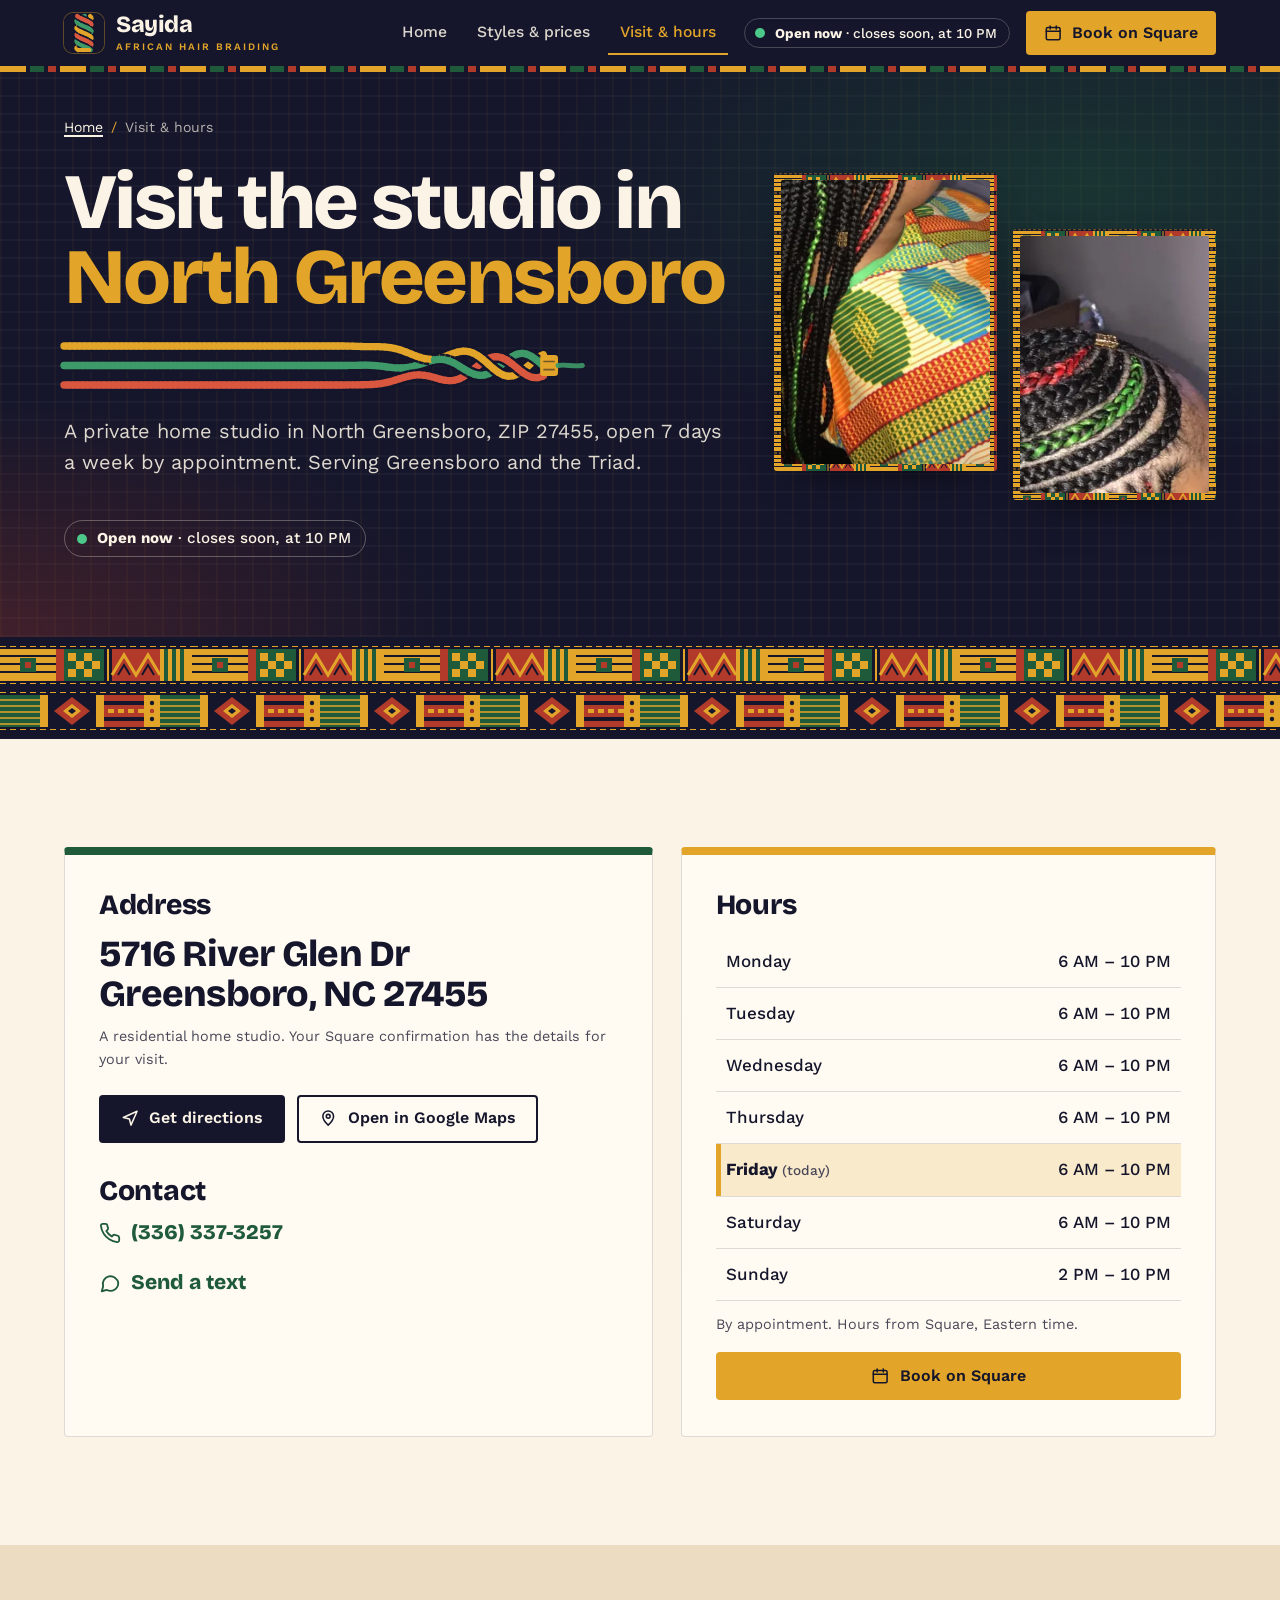
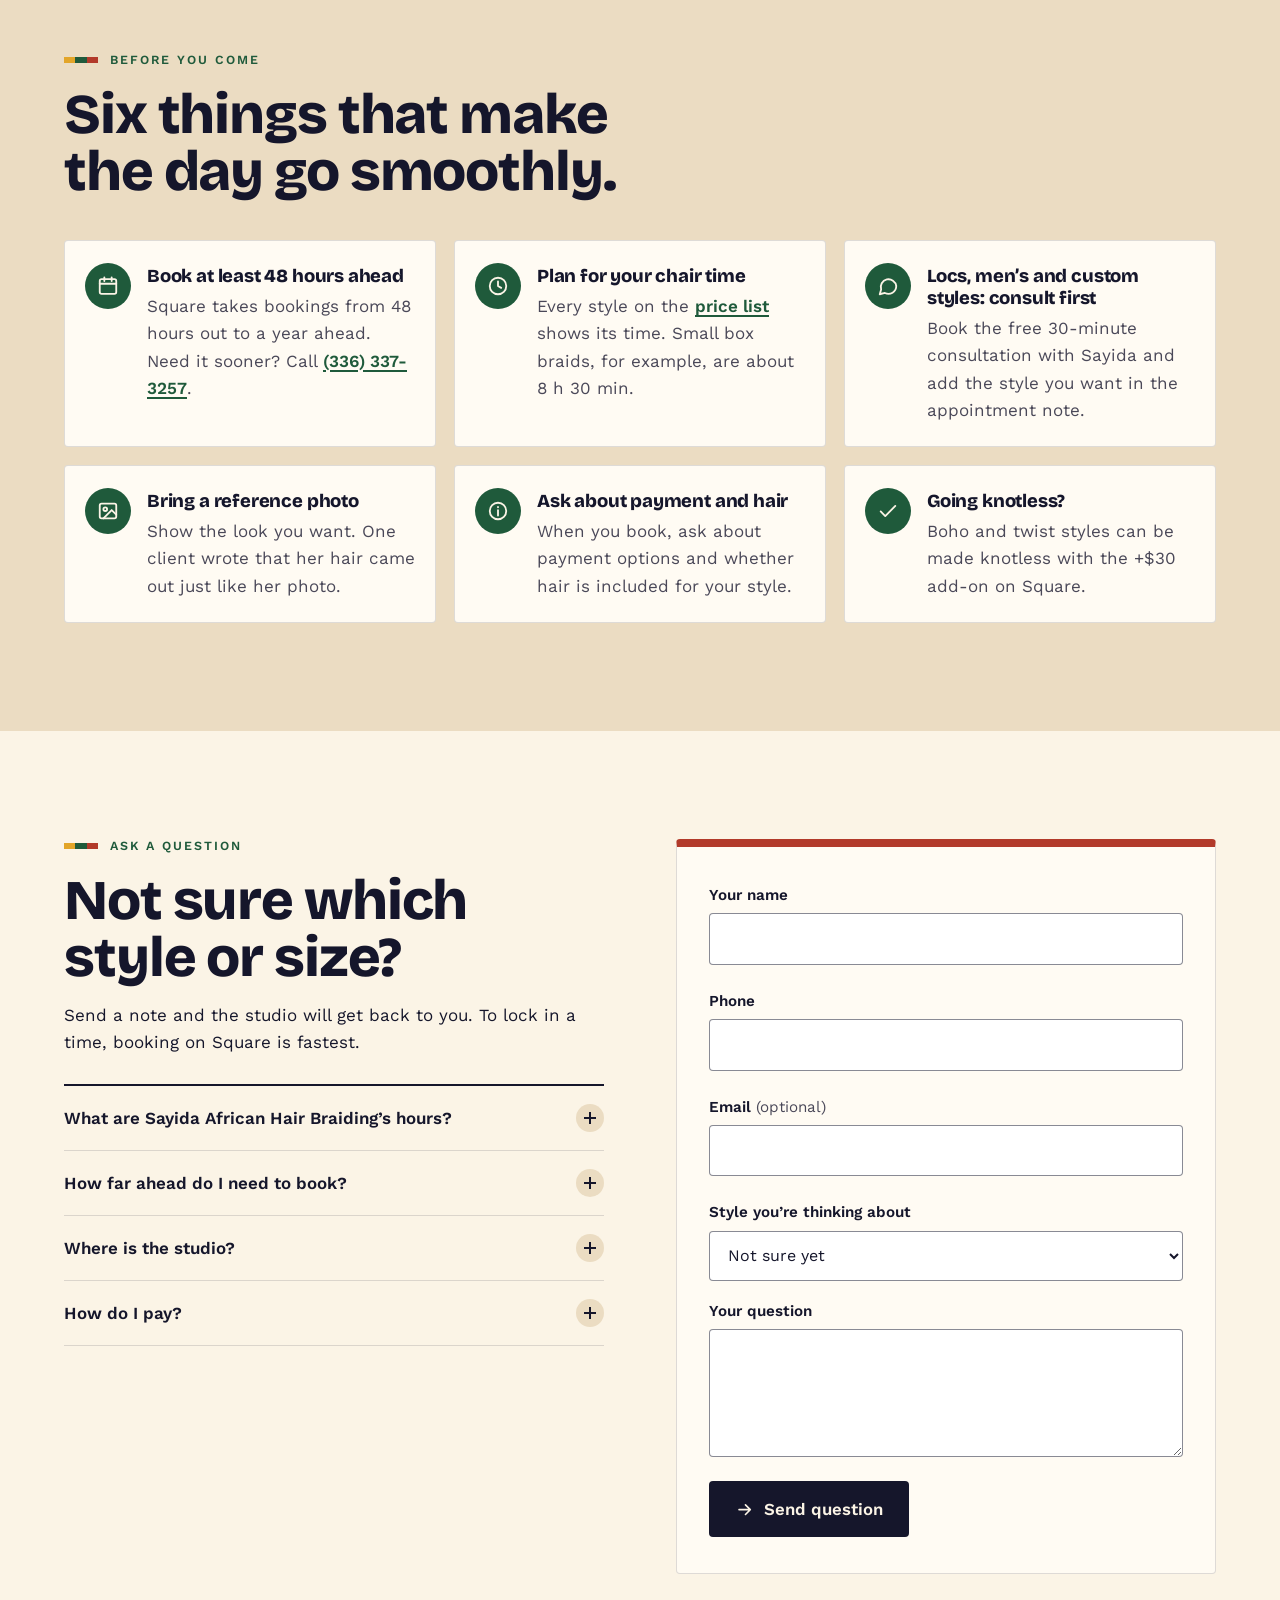
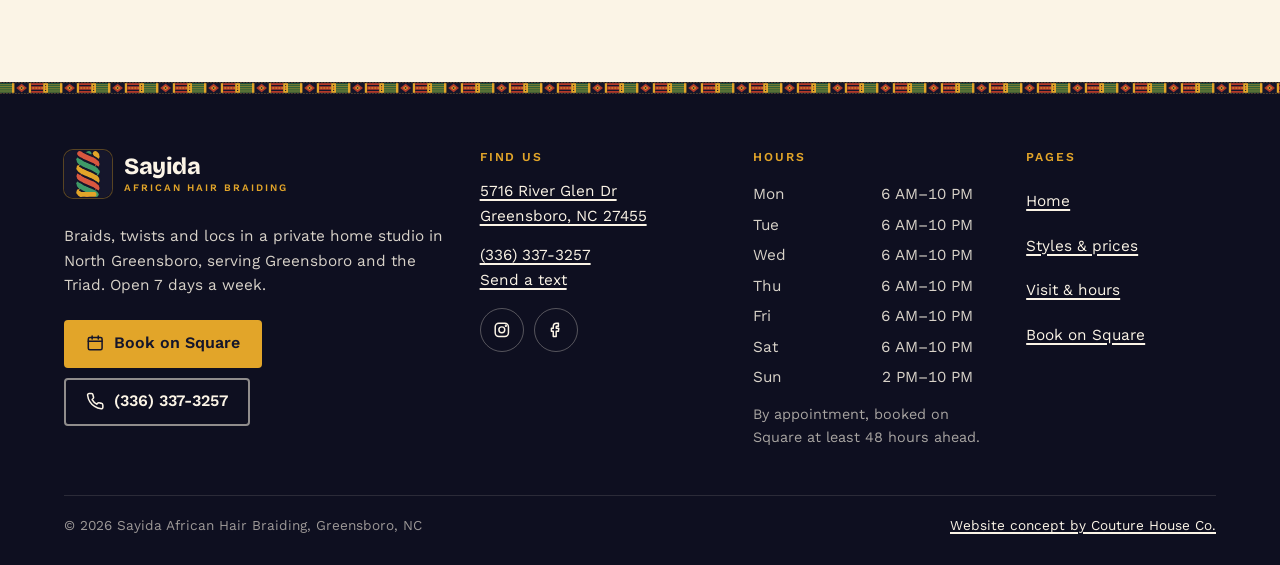
<file: visit.html>
<!doctype html>
<html lang="en">
<head>
<meta charset="utf-8">
<meta name="viewport" content="width=device-width, initial-scale=1, viewport-fit=cover">
<title>Visit &amp; Hours: Braiding in Greensboro, NC | Sayida</title>
<meta name="description" content="Sayida African Hair Braiding, 5716 River Glen Dr, North Greensboro. Open Mon-Sat 6 AM-10 PM, Sun 2-10 PM. Book on Square or call (336) 337-3257.">
<link rel="canonical" href="https://sayida-african-hair-braiding.netlify.app/visit.html">
<meta name="theme-color" content="#15162B">
<meta name="format-detection" content="telephone=no">
<meta name="robots" content="index, follow, max-image-preview:large">
<meta property="og:type" content="website">
<meta property="og:site_name" content="Sayida African Hair Braiding">
<meta property="og:title" content="Visit &amp; Hours: Braiding in Greensboro, NC | Sayida">
<meta property="og:description" content="Sayida African Hair Braiding, 5716 River Glen Dr, North Greensboro. Open Mon-Sat 6 AM-10 PM, Sun 2-10 PM. Book on Square or call (336) 337-3257.">
<meta property="og:url" content="https://sayida-african-hair-braiding.netlify.app/visit.html">
<meta property="og:image" content="https://sayida-african-hair-braiding.netlify.app/assets/img/share-2.jpg">
<meta property="og:image:width" content="1200">
<meta property="og:image:height" content="630">
<meta property="og:image:type" content="image/jpeg">
<meta property="og:image:alt" content="Sayida African Hair Braiding, Greensboro NC: Braids from 6 AM to 10 PM, open 7 days a week, 4.6 from 240 Google reviews.">
<meta property="og:locale" content="en_US">
<meta name="twitter:card" content="summary_large_image">
<meta name="twitter:title" content="Visit &amp; Hours: Braiding in Greensboro, NC | Sayida">
<meta name="twitter:description" content="Sayida African Hair Braiding, 5716 River Glen Dr, North Greensboro. Open Mon-Sat 6 AM-10 PM, Sun 2-10 PM. Book on Square or call (336) 337-3257.">
<meta name="twitter:image" content="https://sayida-african-hair-braiding.netlify.app/assets/img/share-2.jpg">
<meta name="twitter:image:alt" content="Visit Sayida African Hair Braiding in North Greensboro, NC">
<link rel="icon" href="assets/img/favicon.svg" type="image/svg+xml">
<link rel="icon" href="assets/img/favicon-32.png" sizes="32x32" type="image/png">
<link rel="apple-touch-icon" href="assets/img/apple-touch-icon.png">
<link rel="manifest" href="site.webmanifest">
<link rel="preload" href="assets/fonts/bricolage-grotesque-latin-wght-normal.woff2" as="font" type="font/woff2" crossorigin>
<link rel="stylesheet" href="assets/css/fonts.css?v=20261012a">
<link rel="stylesheet" href="assets/css/site.css?v=20261012a">
<script src="assets/js/js-flag.js"></script>
<script src="assets/js/site.js?v=20261012a" defer></script>
<script type="application/ld+json">{"@context":"https://schema.org","@type":"HairSalon","@id":"https://sayida-african-hair-braiding.netlify.app/#salon","name":"Sayida African Hair Braiding","url":"https://sayida-african-hair-braiding.netlify.app/","logo":"https://sayida-african-hair-braiding.netlify.app/assets/img/apple-touch-icon.png","image":["https://sayida-african-hair-braiding.netlify.app/assets/img/share-2.jpg","https://sayida-african-hair-braiding.netlify.app/assets/img/braids-on-kente-cloth.webp","https://sayida-african-hair-braiding.netlify.app/assets/img/spring-twists-burgundy.webp"],"description":"African hair braiding studio in North Greensboro, NC: knotless, box, boho and micro braids, twists, cornrows and locs. Open 7 days a week, booked on Square.","telephone":"+1-336-337-3257","address":{"@type":"PostalAddress","streetAddress":"5716 River Glen Dr","addressLocality":"Greensboro","addressRegion":"NC","postalCode":"27455","addressCountry":"US"},"geo":{"@type":"GeoCoordinates","latitude":36.15708,"longitude":-79.78688},"openingHoursSpecification":[{"@type":"OpeningHoursSpecification","dayOfWeek":["Monday","Tuesday","Wednesday","Thursday","Friday","Saturday"],"opens":"06:00","closes":"22:00"},{"@type":"OpeningHoursSpecification","dayOfWeek":"Sunday","opens":"14:00","closes":"22:00"}],"priceRange":"$65-$265","areaServed":[{"@type":"City","name":"Greensboro, NC"},{"@type":"Place","name":"Piedmont Triad, NC"}],"sameAs":["https://www.instagram.com/sayidaafricanhairbraiding/","https://www.facebook.com/p/Sayida-African-Hair-Braiding-100071119550419/"],"potentialAction":{"@type":"ReserveAction","target":{"@type":"EntryPoint","urlTemplate":"https://book.squareup.com/appointments/ar1sv7kb7lxzov/location/L47ABMFSMWYT6/services","actionPlatform":["http://schema.org/DesktopWebPlatform","http://schema.org/MobileWebPlatform"]},"name":"Book on Square"}}</script>
<script type="application/ld+json">{"@context":"https://schema.org","@type":"BreadcrumbList","itemListElement":[{"@type":"ListItem","position":1,"name":"Home","item":"https://sayida-african-hair-braiding.netlify.app/"},{"@type":"ListItem","position":2,"name":"Visit & hours","item":"https://sayida-african-hair-braiding.netlify.app/visit.html"}]}</script>
<script type="application/ld+json">{"@context":"https://schema.org","@type":"FAQPage","mainEntity":[{"@type":"Question","name":"What are Sayida African Hair Braiding’s hours?","acceptedAnswer":{"@type":"Answer","text":"Monday to Saturday 6 AM to 10 PM, and Sunday 2 PM to 10 PM, by appointment. Those are the hours on the studio’s Square booking page."}},{"@type":"Question","name":"How far ahead do I need to book?","acceptedAnswer":{"@type":"Answer","text":"Square takes online bookings at least 48 hours ahead and up to a year out. If you need something sooner, call or text (336) 337-3257 and ask."}},{"@type":"Question","name":"Where is the studio?","acceptedAnswer":{"@type":"Answer","text":"It is a private home studio in North Greensboro at 5716 River Glen Dr, Greensboro, NC 27455. Your appointment confirmation from Square has the details."}},{"@type":"Question","name":"How do I pay?","acceptedAnswer":{"@type":"Answer","text":"Ask about payment options when you book, so you know what to bring on the day."}}]}</script>
</head>
<body>
<a class="skip-link" href="#main">Skip to content</a>
<header class="site-header" data-header>
  <div class="wrap header-inner">
    <a class="brand" href="index.html" aria-label="Sayida African Hair Braiding, home">
      <svg class="mark" viewBox="0 0 40 40" width="40" height="40" aria-hidden="true" focusable="false"><rect width="40" height="40" rx="9" fill="#15162B"/><g fill="none" stroke-linejoin="round"><path d="M22.69 15.50 L19.80 16.75 L16.95 18.00" stroke="#15162B" stroke-width="7.4" stroke-linecap="butt"/><path d="M22.69 15.50 L19.80 16.75 L16.95 18.00" stroke="#D9573F" stroke-width="4.2" stroke-linecap="round"/><path d="M22.69 35.50 L20.98 36.25 L19.22 37.00" stroke="#15162B" stroke-width="7.4" stroke-linecap="butt"/><path d="M22.69 35.50 L20.98 36.25 L19.22 37.00" stroke="#D9573F" stroke-width="4.2" stroke-linecap="round"/><path d="M24.41 28.00 L21.75 29.25 L18.83 30.50" stroke="#15162B" stroke-width="7.4" stroke-linecap="butt"/><path d="M24.41 28.00 L21.75 29.25 L18.83 30.50" stroke="#E2A529" stroke-width="4.2" stroke-linecap="round"/><path d="M24.41 8.00 L21.75 9.25 L18.83 10.50" stroke="#15162B" stroke-width="7.4" stroke-linecap="butt"/><path d="M24.41 8.00 L21.75 9.25 L18.83 10.50" stroke="#E2A529" stroke-width="4.2" stroke-linecap="round"/><path d="M20.78 3.00 L17.87 4.25 L15.28 5.50" stroke="#15162B" stroke-width="7.4" stroke-linecap="butt"/><path d="M20.78 3.00 L17.87 4.25 L15.28 5.50" stroke="#3E9A68" stroke-width="4.2" stroke-linecap="round"/><path d="M20.78 23.00 L17.87 24.25 L15.28 25.50" stroke="#15162B" stroke-width="7.4" stroke-linecap="butt"/><path d="M20.78 23.00 L17.87 24.25 L15.28 25.50" stroke="#3E9A68" stroke-width="4.2" stroke-linecap="round"/><path d="M25.83 20.50 L23.58 21.75 L20.78 23.00" stroke="#15162B" stroke-width="7.4" stroke-linecap="butt"/><path d="M25.83 20.50 L23.58 21.75 L20.78 23.00" stroke="#3E9A68" stroke-width="4.2" stroke-linecap="round"/><path d="M18.83 30.50 L16.08 31.75 L13.93 33.00" stroke="#15162B" stroke-width="7.4" stroke-linecap="butt"/><path d="M18.83 30.50 L16.08 31.75 L13.93 33.00" stroke="#E2A529" stroke-width="4.2" stroke-linecap="round"/><path d="M18.83 10.50 L16.08 11.75 L13.93 13.00" stroke="#15162B" stroke-width="7.4" stroke-linecap="butt"/><path d="M18.83 10.50 L16.08 11.75 L13.93 13.00" stroke="#E2A529" stroke-width="4.2" stroke-linecap="round"/><path d="M26.85 13.00 L25.16 14.25 L22.69 15.50" stroke="#15162B" stroke-width="7.4" stroke-linecap="butt"/><path d="M26.85 13.00 L25.16 14.25 L22.69 15.50" stroke="#D9573F" stroke-width="4.2" stroke-linecap="round"/><path d="M26.85 33.00 L25.16 34.25 L22.69 35.50" stroke="#15162B" stroke-width="7.4" stroke-linecap="butt"/><path d="M26.85 33.00 L25.16 34.25 L22.69 35.50" stroke="#D9573F" stroke-width="4.2" stroke-linecap="round"/><path d="M16.95 18.00 L14.56 19.25 L13.00 20.50" stroke="#15162B" stroke-width="7.4" stroke-linecap="butt"/><path d="M16.95 18.00 L14.56 19.25 L13.00 20.50" stroke="#D9573F" stroke-width="4.2" stroke-linecap="round"/><path d="M27.41 5.50 L26.39 6.75 L24.41 8.00" stroke="#15162B" stroke-width="7.4" stroke-linecap="butt"/><path d="M27.41 5.50 L26.39 6.75 L24.41 8.00" stroke="#E2A529" stroke-width="4.2" stroke-linecap="round"/><path d="M27.41 25.50 L26.39 26.75 L24.41 28.00" stroke="#15162B" stroke-width="7.4" stroke-linecap="butt"/><path d="M27.41 25.50 L26.39 26.75 L24.41 28.00" stroke="#E2A529" stroke-width="4.2" stroke-linecap="round"/><path d="M15.28 25.50 L13.41 26.75 L12.54 28.00" stroke="#15162B" stroke-width="7.4" stroke-linecap="butt"/><path d="M15.28 25.50 L13.41 26.75 L12.54 28.00" stroke="#3E9A68" stroke-width="4.2" stroke-linecap="round"/><path d="M15.28 5.50 L13.41 6.75 L12.54 8.00" stroke="#15162B" stroke-width="7.4" stroke-linecap="butt"/><path d="M15.28 5.50 L13.41 6.75 L12.54 8.00" stroke="#3E9A68" stroke-width="4.2" stroke-linecap="round"/><path d="M27.46 18.00 L27.19 19.25 L25.83 20.50" stroke="#15162B" stroke-width="7.4" stroke-linecap="butt"/><path d="M27.46 18.00 L27.19 19.25 L25.83 20.50" stroke="#3E9A68" stroke-width="4.2" stroke-linecap="round"/><path d="M13.93 13.00 L12.71 14.25 L12.59 15.50" stroke="#15162B" stroke-width="7.4" stroke-linecap="butt"/><path d="M13.93 13.00 L12.71 14.25 L12.59 15.50" stroke="#E2A529" stroke-width="4.2" stroke-linecap="round"/><path d="M13.93 33.00 L12.71 34.25 L12.59 35.50" stroke="#15162B" stroke-width="7.4" stroke-linecap="butt"/><path d="M13.93 33.00 L12.71 34.25 L12.59 35.50" stroke="#E2A529" stroke-width="4.2" stroke-linecap="round"/><path d="M27.00 10.50 L27.50 11.75 L26.85 13.00" stroke="#15162B" stroke-width="7.4" stroke-linecap="butt"/><path d="M27.00 10.50 L27.50 11.75 L26.85 13.00" stroke="#D9573F" stroke-width="4.2" stroke-linecap="round"/><path d="M27.00 30.50 L27.50 31.75 L26.85 33.00" stroke="#15162B" stroke-width="7.4" stroke-linecap="butt"/><path d="M27.00 30.50 L27.50 31.75 L26.85 33.00" stroke="#D9573F" stroke-width="4.2" stroke-linecap="round"/><path d="M13.00 20.50 L12.50 21.75 L13.15 23.00" stroke="#15162B" stroke-width="7.4" stroke-linecap="butt"/><path d="M13.00 20.50 L12.50 21.75 L13.15 23.00" stroke="#D9573F" stroke-width="4.2" stroke-linecap="round"/><path d="M26.07 3.00 L27.29 4.25 L27.41 5.50" stroke="#15162B" stroke-width="7.4" stroke-linecap="butt"/><path d="M26.07 3.00 L27.29 4.25 L27.41 5.50" stroke="#E2A529" stroke-width="4.2" stroke-linecap="round"/><path d="M26.07 23.00 L27.29 24.25 L27.41 25.50" stroke="#15162B" stroke-width="7.4" stroke-linecap="butt"/><path d="M26.07 23.00 L27.29 24.25 L27.41 25.50" stroke="#E2A529" stroke-width="4.2" stroke-linecap="round"/><path d="M12.54 28.00 L12.81 29.25 L14.17 30.50" stroke="#15162B" stroke-width="7.4" stroke-linecap="butt"/><path d="M12.54 28.00 L12.81 29.25 L14.17 30.50" stroke="#3E9A68" stroke-width="4.2" stroke-linecap="round"/><path d="M12.54 8.00 L12.81 9.25 L14.17 10.50" stroke="#15162B" stroke-width="7.4" stroke-linecap="butt"/><path d="M12.54 8.00 L12.81 9.25 L14.17 10.50" stroke="#3E9A68" stroke-width="4.2" stroke-linecap="round"/><path d="M12.59 35.50 L13.07 36.25 L13.93 37.00" stroke="#15162B" stroke-width="7.4" stroke-linecap="butt"/><path d="M12.59 35.50 L13.07 36.25 L13.93 37.00" stroke="#E2A529" stroke-width="4.2" stroke-linecap="round"/><path d="M24.72 15.50 L26.59 16.75 L27.46 18.00" stroke="#15162B" stroke-width="7.4" stroke-linecap="butt"/><path d="M24.72 15.50 L26.59 16.75 L27.46 18.00" stroke="#3E9A68" stroke-width="4.2" stroke-linecap="round"/><path d="M12.59 15.50 L13.61 16.75 L15.59 18.00" stroke="#15162B" stroke-width="7.4" stroke-linecap="butt"/><path d="M12.59 15.50 L13.61 16.75 L15.59 18.00" stroke="#E2A529" stroke-width="4.2" stroke-linecap="round"/><path d="M24.72 35.50 L25.95 36.25 L26.85 37.00" stroke="#15162B" stroke-width="7.4" stroke-linecap="butt"/><path d="M24.72 35.50 L25.95 36.25 L26.85 37.00" stroke="#3E9A68" stroke-width="4.2" stroke-linecap="round"/><path d="M23.05 28.00 L25.44 29.25 L27.00 30.50" stroke="#15162B" stroke-width="7.4" stroke-linecap="butt"/><path d="M23.05 28.00 L25.44 29.25 L27.00 30.50" stroke="#D9573F" stroke-width="4.2" stroke-linecap="round"/><path d="M23.05 8.00 L25.44 9.25 L27.00 10.50" stroke="#15162B" stroke-width="7.4" stroke-linecap="butt"/><path d="M23.05 8.00 L25.44 9.25 L27.00 10.50" stroke="#D9573F" stroke-width="4.2" stroke-linecap="round"/><path d="M13.15 23.00 L14.84 24.25 L17.31 25.50" stroke="#15162B" stroke-width="7.4" stroke-linecap="butt"/><path d="M13.15 23.00 L14.84 24.25 L17.31 25.50" stroke="#D9573F" stroke-width="4.2" stroke-linecap="round"/><path d="M13.15 3.00 L14.84 4.25 L17.31 5.50" stroke="#15162B" stroke-width="7.4" stroke-linecap="butt"/><path d="M13.15 3.00 L14.84 4.25 L17.31 5.50" stroke="#D9573F" stroke-width="4.2" stroke-linecap="round"/><path d="M21.17 20.50 L23.92 21.75 L26.07 23.00" stroke="#15162B" stroke-width="7.4" stroke-linecap="butt"/><path d="M21.17 20.50 L23.92 21.75 L26.07 23.00" stroke="#E2A529" stroke-width="4.2" stroke-linecap="round"/><path d="M14.17 30.50 L16.42 31.75 L19.22 33.00" stroke="#15162B" stroke-width="7.4" stroke-linecap="butt"/><path d="M14.17 30.50 L16.42 31.75 L19.22 33.00" stroke="#3E9A68" stroke-width="4.2" stroke-linecap="round"/><path d="M14.17 10.50 L16.42 11.75 L19.22 13.00" stroke="#15162B" stroke-width="7.4" stroke-linecap="butt"/><path d="M14.17 10.50 L16.42 11.75 L19.22 13.00" stroke="#3E9A68" stroke-width="4.2" stroke-linecap="round"/><path d="M19.22 13.00 L22.13 14.25 L24.72 15.50" stroke="#15162B" stroke-width="7.4" stroke-linecap="butt"/><path d="M19.22 13.00 L22.13 14.25 L24.72 15.50" stroke="#3E9A68" stroke-width="4.2" stroke-linecap="round"/><path d="M19.22 33.00 L22.13 34.25 L24.72 35.50" stroke="#15162B" stroke-width="7.4" stroke-linecap="butt"/><path d="M19.22 33.00 L22.13 34.25 L24.72 35.50" stroke="#3E9A68" stroke-width="4.2" stroke-linecap="round"/><path d="M15.59 18.00 L18.25 19.25 L21.17 20.50" stroke="#15162B" stroke-width="7.4" stroke-linecap="butt"/><path d="M15.59 18.00 L18.25 19.25 L21.17 20.50" stroke="#E2A529" stroke-width="4.2" stroke-linecap="round"/><path d="M17.31 5.50 L20.20 6.75 L23.05 8.00" stroke="#15162B" stroke-width="7.4" stroke-linecap="butt"/><path d="M17.31 5.50 L20.20 6.75 L23.05 8.00" stroke="#D9573F" stroke-width="4.2" stroke-linecap="round"/><path d="M17.31 25.50 L20.20 26.75 L23.05 28.00" stroke="#15162B" stroke-width="7.4" stroke-linecap="butt"/><path d="M17.31 25.50 L20.20 26.75 L23.05 28.00" stroke="#D9573F" stroke-width="4.2" stroke-linecap="round"/></g><rect x="13" y="35" width="14" height="4" rx="1.5" fill="#E2A529"/></svg>
      <span class="brand-text"><span class="brand-name">Sayida</span><span class="brand-sub">African Hair Braiding</span></span>
    </a>
    <nav class="nav-desktop" aria-label="Main"><ul><li><a href="index.html">Home</a></li><li><a href="services.html">Styles &amp; prices</a></li><li><a href="visit.html" aria-current="page">Visit &amp; hours</a></li></ul></nav>
    <p class="header-status"><span class="open-badge open-badge--compact" data-open-badge><span class="dot" aria-hidden="true"></span><span class="txt">Mon&ndash;Sat 6 AM&ndash;10 PM</span></span></p>
    <a class="btn btn--gold header-cta" href="https://book.squareup.com/appointments/ar1sv7kb7lxzov/location/L47ABMFSMWYT6/services"><svg class="icon" viewBox="0 0 24 24" aria-hidden="true" focusable="false"><rect x="3" y="4.5" width="18" height="16" rx="2"/><path d="M3 9.5h18M8 2.5v4M16 2.5v4"/></svg>Book on Square</a>
    <button class="menu-toggle" type="button" aria-expanded="false" aria-controls="mobile-nav" data-menu-toggle><svg class="icon" viewBox="0 0 24 24" aria-hidden="true" focusable="false"><path d="M3 7h18M3 12h18M3 17h18"/></svg><span>Menu</span></button>
  </div>
  <div class="header-weave" aria-hidden="true"></div>
</header>
<div class="mobile-nav" id="mobile-nav" hidden data-mobile-nav>
  <nav aria-label="Mobile"><ul><li><a href="index.html">Home<svg class="icon" viewBox="0 0 24 24" aria-hidden="true" focusable="false"><path d="M5 12h14M13 6l6 6-6 6"/></svg></a></li><li><a href="services.html">Styles &amp; prices<svg class="icon" viewBox="0 0 24 24" aria-hidden="true" focusable="false"><path d="M5 12h14M13 6l6 6-6 6"/></svg></a></li><li><a href="visit.html" aria-current="page">Visit &amp; hours<svg class="icon" viewBox="0 0 24 24" aria-hidden="true" focusable="false"><path d="M5 12h14M13 6l6 6-6 6"/></svg></a></li></ul></nav>
  <div class="mobile-nav-foot">
    <a class="btn btn--gold btn--block" href="https://book.squareup.com/appointments/ar1sv7kb7lxzov/location/L47ABMFSMWYT6/services"><svg class="icon" viewBox="0 0 24 24" aria-hidden="true" focusable="false"><rect x="3" y="4.5" width="18" height="16" rx="2"/><path d="M3 9.5h18M8 2.5v4M16 2.5v4"/></svg>Book on Square</a>
    <a class="btn btn--line-light btn--block" href="tel:+13363373257"><svg class="icon" viewBox="0 0 24 24" aria-hidden="true" focusable="false"><path d="M22 16.9v3a2 2 0 0 1-2.2 2 19.8 19.8 0 0 1-8.6-3.1 19.5 19.5 0 0 1-6-6A19.8 19.8 0 0 1 2.1 4.2 2 2 0 0 1 4.1 2h3a2 2 0 0 1 2 1.7c.1.9.4 1.8.7 2.7a2 2 0 0 1-.5 2.1L8 9.8a16 16 0 0 0 6 6l1.3-1.3a2 2 0 0 1 2.1-.4c.9.3 1.8.6 2.7.7a2 2 0 0 1 1.7 2z"/></svg>Call (336) 337-3257</a>
    <p>5716 River Glen Dr, Greensboro, NC 27455<br>Mon&ndash;Sat 6 AM&ndash;10 PM &middot; Sun 2&ndash;10 PM</p>
  </div>
</div>

<main id="main" tabindex="-1">
<section class="page-hero" aria-labelledby="visit-h">
  <div class="hero-loom" aria-hidden="true"></div>
  <div class="wrap page-hero-grid"><div>
    <nav class="crumbs" aria-label="Breadcrumb"><ol><li><a href="index.html">Home</a></li><li aria-current="page">Visit &amp; hours</li></ol></nav>
    <h1 id="visit-h" class="page-h1">Visit the studio in <span class="hl">North Greensboro</span></h1>
    <div class="plait-wrap plait-wrap--page"><svg class="plait" viewBox="0 0 640 80" preserveAspectRatio="xMinYMid meet" aria-hidden="true" focusable="false" data-plait><g class="plait-strands" fill="none"><path class="st st--gold" d="M0 40.0 L4 43.6 L8 47.0 L12 49.9 L16 52.3 L20 54.0 L24 54.9 L28 54.9 L32 54.0 L36 52.3 L40 49.9 L44 47.0 L48 43.6 L52 40.0 L56 36.4 L60 33.0 L64 30.1 L68 27.7 L72 26.0 L76 25.1 L80 25.1 L84 26.0 L88 27.7 L92 30.1 L96 33.0 L100 36.4 L104 40.0 L108 43.6 L112 47.0 L116 49.9 L120 52.3 L124 54.0 L128 54.9 L132 54.9 L136 54.0 L140 52.3 L144 49.9 L148 47.0 L152 43.6 L156 40.0 L160 36.4 L164 33.0 L168 30.1 L172 27.7 L176 26.0 L180 25.1 L184 25.1 L188 26.0 L192 27.7 L196 30.1 L200 33.0 L204 36.4 L208 40.0 L212 43.6 L216 47.0 L220 49.9 L224 52.3 L228 54.0 L232 54.9 L236 54.9 L240 54.0 L244 52.3 L248 49.9 L252 47.0 L256 43.6 L260 40.0 L264 36.4 L268 33.0 L272 30.1 L276 27.7 L280 26.0 L284 25.1 L288 25.1 L292 26.0 L296 27.7 L300 30.1 L304 33.0 L308 36.4 L312 40.0 L316 43.6 L320 47.0 L324 49.9 L328 52.3 L332 54.0 L336 54.9 L340 54.9 L344 54.0 L348 52.3 L352 49.9 L356 47.0 L360 43.6 L364 40.0 L368 36.4 L372 33.0 L376 30.1 L380 27.7 L384 26.0 L388 25.1 L392 25.1 L396 26.0 L400 27.7 L404 30.1 L408 33.0 L412 36.4 L416 40.0 L420 43.6 L424 47.0 L428 49.9 L432 52.3 L436 54.0 L440 54.9 L444 54.9 L448 54.0 L452 52.3 L456 49.9 L460 47.0 L464 43.6 L468 40.0 L472 36.4 L476 33.0 L480 30.1 L484 27.7 L488 26.0 L492 25.1 L496 25.1 L500 26.0 L504 27.7 L508 30.1 L512 33.0 L516 36.4 L520 40.0 L524 43.6 L528 47.0 L532 49.9 L536 52.3 L540 54.0 L544 54.9 L548 54.9 L552 54.0 L556 52.3 L560 49.9 L564 47.0 L568 43.6 L572 40.0 L576 36.4 L580 33.0 L584 30.1 L588 27.7"/><path class="st st--green" d="M0 53.0 L4 50.8 L8 48.0 L12 44.8 L16 41.2 L20 37.6 L24 34.1 L28 31.0 L32 28.4 L36 26.4 L40 25.3 L44 25.0 L48 25.6 L52 27.0 L56 29.2 L60 32.0 L64 35.2 L68 38.8 L72 42.4 L76 45.9 L80 49.0 L84 51.6 L88 53.6 L92 54.7 L96 55.0 L100 54.4 L104 53.0 L108 50.8 L112 48.0 L116 44.8 L120 41.2 L124 37.6 L128 34.1 L132 31.0 L136 28.4 L140 26.4 L144 25.3 L148 25.0 L152 25.6 L156 27.0 L160 29.2 L164 32.0 L168 35.2 L172 38.8 L176 42.4 L180 45.9 L184 49.0 L188 51.6 L192 53.6 L196 54.7 L200 55.0 L204 54.4 L208 53.0 L212 50.8 L216 48.0 L220 44.8 L224 41.2 L228 37.6 L232 34.1 L236 31.0 L240 28.4 L244 26.4 L248 25.3 L252 25.0 L256 25.6 L260 27.0 L264 29.2 L268 32.0 L272 35.2 L276 38.8 L280 42.4 L284 45.9 L288 49.0 L292 51.6 L296 53.6 L300 54.7 L304 55.0 L308 54.4 L312 53.0 L316 50.8 L320 48.0 L324 44.8 L328 41.2 L332 37.6 L336 34.1 L340 31.0 L344 28.4 L348 26.4 L352 25.3 L356 25.0 L360 25.6 L364 27.0 L368 29.2 L372 32.0 L376 35.2 L380 38.8 L384 42.4 L388 45.9 L392 49.0 L396 51.6 L400 53.6 L404 54.7 L408 55.0 L412 54.4 L416 53.0 L420 50.8 L424 48.0 L428 44.8 L432 41.2 L436 37.6 L440 34.1 L444 31.0 L448 28.4 L452 26.4 L456 25.3 L460 25.0 L464 25.6 L468 27.0 L472 29.2 L476 32.0 L480 35.2 L484 38.8 L488 42.4 L492 45.9 L496 49.0 L500 51.6 L504 53.6 L508 54.7 L512 55.0 L516 54.4 L520 53.0 L524 50.8 L528 48.0 L532 44.8 L536 41.2 L540 37.6 L544 34.1 L548 31.0 L552 28.4 L556 26.4 L560 25.3 L564 25.0 L568 25.6 L572 27.0 L576 29.2 L580 32.0 L584 35.2 L588 38.8"/><path class="st st--red" d="M0 27.0 L4 25.6 L8 25.0 L12 25.3 L16 26.4 L20 28.4 L24 31.0 L28 34.1 L32 37.6 L36 41.2 L40 44.8 L44 48.0 L48 50.8 L52 53.0 L56 54.4 L60 55.0 L64 54.7 L68 53.6 L72 51.6 L76 49.0 L80 45.9 L84 42.4 L88 38.8 L92 35.2 L96 32.0 L100 29.2 L104 27.0 L108 25.6 L112 25.0 L116 25.3 L120 26.4 L124 28.4 L128 31.0 L132 34.1 L136 37.6 L140 41.2 L144 44.8 L148 48.0 L152 50.8 L156 53.0 L160 54.4 L164 55.0 L168 54.7 L172 53.6 L176 51.6 L180 49.0 L184 45.9 L188 42.4 L192 38.8 L196 35.2 L200 32.0 L204 29.2 L208 27.0 L212 25.6 L216 25.0 L220 25.3 L224 26.4 L228 28.4 L232 31.0 L236 34.1 L240 37.6 L244 41.2 L248 44.8 L252 48.0 L256 50.8 L260 53.0 L264 54.4 L268 55.0 L272 54.7 L276 53.6 L280 51.6 L284 49.0 L288 45.9 L292 42.4 L296 38.8 L300 35.2 L304 32.0 L308 29.2 L312 27.0 L316 25.6 L320 25.0 L324 25.3 L328 26.4 L332 28.4 L336 31.0 L340 34.1 L344 37.6 L348 41.2 L352 44.8 L356 48.0 L360 50.8 L364 53.0 L368 54.4 L372 55.0 L376 54.7 L380 53.6 L384 51.6 L388 49.0 L392 45.9 L396 42.4 L400 38.8 L404 35.2 L408 32.0 L412 29.2 L416 27.0 L420 25.6 L424 25.0 L428 25.3 L432 26.4 L436 28.4 L440 31.0 L444 34.1 L448 37.6 L452 41.2 L456 44.8 L460 48.0 L464 50.8 L468 53.0 L472 54.4 L476 55.0 L480 54.7 L484 53.6 L488 51.6 L492 49.0 L496 45.9 L500 42.4 L504 38.8 L508 35.2 L512 32.0 L516 29.2 L520 27.0 L524 25.6 L528 25.0 L532 25.3 L536 26.4 L540 28.4 L544 31.0 L548 34.1 L552 37.6 L556 41.2 L560 44.8 L564 48.0 L568 50.8 L572 53.0 L576 54.4 L580 55.0 L584 54.7 L588 53.6"/></g><g class="plait-tail"><rect class="cuff" x="586" y="27" width="22" height="26" rx="4"/><path class="cuff-line" d="M590 35h14M590 45h14"/><path class="tail" d="M608 40c10-2 18 2 30 0"/></g></svg></div>
    <p class="lede">A private home studio in North Greensboro, ZIP 27455, open 7 days a week by appointment. Serving Greensboro and the Triad.</p>
    <p class="open-badge open-badge--hero" data-open-badge><span class="dot" aria-hidden="true"></span><span class="txt">Open 7 days: Mon&ndash;Sat 6 AM&ndash;10 PM, Sun 2&ndash;10 PM</span></p>
    </div>
    <div class="page-art" aria-hidden="false"><figure class="pa pa--a"><img src="assets/img/braids-on-kente-cloth.webp" width="696" height="644" alt="Braids with red, green and gold accents over kente cloth" loading="lazy" decoding="async"></figure><figure class="pa pa--b"><img src="assets/img/cornrows-red-green-gold.webp" width="624" height="398" alt="Curved cornrows with red and green accent braids" loading="lazy" decoding="async"></figure></div>
  </div>
</section>
<div class="weave " aria-hidden="true" data-weave><div class="weave-row weave-row--a"><div class="weave-track"></div></div><div class="weave-row weave-row--b"><div class="weave-track"></div></div></div>
<section class="section section--cream where" id="hours" aria-labelledby="where-h">
  <div class="wrap where-grid">
    <div class="where-card" data-reveal>
      <h2 id="where-h" class="h3">Address</h2>
      <p class="addr">5716 River Glen Dr<br>Greensboro, NC 27455</p>
      <p class="small">A residential home studio. Your Square confirmation has the details for your visit.</p>
      <div class="btn-row">
        <a class="btn btn--ink" href="https://www.google.com/maps/dir/?api=1&destination=5716+River+Glen+Dr+Greensboro+NC+27455" rel="noopener"><svg class="icon" viewBox="0 0 24 24" aria-hidden="true" focusable="false"><path d="M3 11 21 3l-8 18-2-8z"/></svg>Get directions</a>
        <a class="btn btn--line" href="https://www.google.com/maps/search/?api=1&query=Sayida+African+Hair+Braiding+5716+River+Glen+Dr+Greensboro+NC+27455" rel="noopener"><svg class="icon" viewBox="0 0 24 24" aria-hidden="true" focusable="false"><path d="M12 21s-7-6.2-7-11.5a7 7 0 0 1 14 0C19 14.8 12 21 12 21z"/><circle cx="12" cy="9.5" r="2.5"/></svg>Open in Google Maps</a>
      </div>
      <h2 class="h3 mt">Contact</h2>
      <p><a class="big-link" href="tel:+13363373257"><svg class="icon" viewBox="0 0 24 24" aria-hidden="true" focusable="false"><path d="M22 16.9v3a2 2 0 0 1-2.2 2 19.8 19.8 0 0 1-8.6-3.1 19.5 19.5 0 0 1-6-6A19.8 19.8 0 0 1 2.1 4.2 2 2 0 0 1 4.1 2h3a2 2 0 0 1 2 1.7c.1.9.4 1.8.7 2.7a2 2 0 0 1-.5 2.1L8 9.8a16 16 0 0 0 6 6l1.3-1.3a2 2 0 0 1 2.1-.4c.9.3 1.8.6 2.7.7a2 2 0 0 1 1.7 2z"/></svg>(336) 337-3257</a></p>
      <p><a class="big-link" href="sms:+13363373257"><svg class="icon" viewBox="0 0 24 24" aria-hidden="true" focusable="false"><path d="M21 12a8.5 8.5 0 0 1-12.4 7.6L3 21l1.5-5.2A8.5 8.5 0 1 1 21 12z"/></svg>Send a text</a></p>
    </div>
    <div class="hours-card" data-reveal>
      <h2 class="h3">Hours</h2>
      <table class="hours-table"><caption class="sr-only">Opening hours, Eastern time</caption><tbody><tr data-day="1"><th scope="row">Monday</th><td>6 AM &ndash; 10 PM</td></tr><tr data-day="2"><th scope="row">Tuesday</th><td>6 AM &ndash; 10 PM</td></tr><tr data-day="3"><th scope="row">Wednesday</th><td>6 AM &ndash; 10 PM</td></tr><tr data-day="4"><th scope="row">Thursday</th><td>6 AM &ndash; 10 PM</td></tr><tr data-day="5"><th scope="row">Friday</th><td>6 AM &ndash; 10 PM</td></tr><tr data-day="6"><th scope="row">Saturday</th><td>6 AM &ndash; 10 PM</td></tr><tr data-day="0"><th scope="row">Sunday</th><td>2 PM &ndash; 10 PM</td></tr></tbody></table>
      <p class="small">By appointment. Hours from Square, Eastern time.</p>
      <a class="btn btn--gold btn--block" href="https://book.squareup.com/appointments/ar1sv7kb7lxzov/location/L47ABMFSMWYT6/services"><svg class="icon" viewBox="0 0 24 24" aria-hidden="true" focusable="false"><rect x="3" y="4.5" width="18" height="16" rx="2"/><path d="M3 9.5h18M8 2.5v4M16 2.5v4"/></svg>Book on Square</a>
    </div>
  </div>
</section>
<section class="section section--sand before" aria-labelledby="before-h">
  <div class="wrap">
    <div class="sec-head" data-reveal><p class="eyebrow">Before you come</p><h2 id="before-h" class="h2">Six things that make the day go smoothly.</h2></div>
    <ul class="before-list"><li data-reveal><span class="b-ic"><svg class="icon" viewBox="0 0 24 24" aria-hidden="true" focusable="false"><rect x="3" y="4.5" width="18" height="16" rx="2"/><path d="M3 9.5h18M8 2.5v4M16 2.5v4"/></svg></span><div><h3>Book at least 48 hours ahead</h3><p>Square takes bookings from 48 hours out to a year ahead. Need it sooner? Call <a href="tel:+13363373257">(336) 337-3257</a>.</p></div></li><li data-reveal><span class="b-ic"><svg class="icon" viewBox="0 0 24 24" aria-hidden="true" focusable="false"><circle cx="12" cy="12" r="9"/><path d="M12 7v5l3.5 2"/></svg></span><div><h3>Plan for your chair time</h3><p>Every style on the <a href="services.html">price list</a> shows its time. Small box braids, for example, are about 8&nbsp;h&nbsp;30&nbsp;min.</p></div></li><li data-reveal><span class="b-ic"><svg class="icon" viewBox="0 0 24 24" aria-hidden="true" focusable="false"><path d="M21 12a8.5 8.5 0 0 1-12.4 7.6L3 21l1.5-5.2A8.5 8.5 0 1 1 21 12z"/></svg></span><div><h3>Locs, men&rsquo;s and custom styles: consult first</h3><p>Book the free 30-minute consultation with Sayida and add the style you want in the appointment note.</p></div></li><li data-reveal><span class="b-ic"><svg class="icon" viewBox="0 0 24 24" aria-hidden="true" focusable="false"><rect x="3" y="4" width="18" height="16" rx="2"/><circle cx="9" cy="10" r="2"/><path d="m21 16-5-5-9 9"/></svg></span><div><h3>Bring a reference photo</h3><p>Show the look you want. One client wrote that her hair came out just like her photo.</p></div></li><li data-reveal><span class="b-ic"><svg class="icon" viewBox="0 0 24 24" aria-hidden="true" focusable="false"><circle cx="12" cy="12" r="9"/><path d="M12 11v6M12 7.5v.5"/></svg></span><div><h3>Ask about payment and hair</h3><p>When you book, ask about payment options and whether hair is included for your style.</p></div></li><li data-reveal><span class="b-ic"><svg class="icon" viewBox="0 0 24 24" aria-hidden="true" focusable="false"><path d="M4 12.5l5 5L20 6.5"/></svg></span><div><h3>Going knotless?</h3><p>Boho and twist styles can be made knotless with the +$30 add-on on Square.</p></div></li></ul>
  </div>
</section>
<section class="section section--cream ask" aria-labelledby="ask-h">
  <div class="wrap ask-grid">
    <div data-reveal>
      <p class="eyebrow">Ask a question</p>
      <h2 id="ask-h" class="h2">Not sure which style or size?</h2>
      <p>Send a note and the studio will get back to you. To lock in a time, booking on Square is fastest.</p>
      <div class="faq-list faq-list--tight"><details class="faq-item"><summary><span>What are Sayida African Hair Braiding’s hours?</span><span class="faq-x" aria-hidden="true"></span></summary><div class="faq-a"><p>Monday to Saturday 6 AM to 10 PM, and Sunday 2 PM to 10 PM, by appointment. Those are the hours on the studio&rsquo;s Square booking page.</p></div></details><details class="faq-item"><summary><span>How far ahead do I need to book?</span><span class="faq-x" aria-hidden="true"></span></summary><div class="faq-a"><p>Square takes online bookings at least 48 hours ahead and up to a year out. If you need something sooner, call or text <a href="tel:+13363373257">(336) 337-3257</a> and ask.</p></div></details><details class="faq-item"><summary><span>Where is the studio?</span><span class="faq-x" aria-hidden="true"></span></summary><div class="faq-a"><p>It is a private home studio in North Greensboro at 5716 River Glen Dr, Greensboro, NC 27455. Your appointment confirmation from Square has the details.</p></div></details><details class="faq-item"><summary><span>How do I pay?</span><span class="faq-x" aria-hidden="true"></span></summary><div class="faq-a"><p>Ask about payment options when you book, so you know what to bring on the day.</p></div></details></div>
    </div>
    <form class="form" name="question" method="POST" action="visit.html?sent=1#ask-h" data-netlify="true" netlify-honeypot="company" novalidate data-form>
      <input type="hidden" name="form-name" value="question">
      <p class="hp"><label>Company <input name="company" tabindex="-1" autocomplete="off"></label></p>
      <div class="field"><label for="f-name">Your name</label><input id="f-name" name="name" autocomplete="name" required><span class="err" id="e-name"></span></div>
      <div class="field"><label for="f-phone">Phone</label><input id="f-phone" name="phone" type="tel" autocomplete="tel" required inputmode="tel"><span class="err" id="e-phone"></span></div>
      <div class="field"><label for="f-email">Email <span class="opt">(optional)</span></label><input id="f-email" name="email" type="email" autocomplete="email"><span class="err" id="e-email"></span></div>
      <div class="field"><label for="f-style">Style you&rsquo;re thinking about</label><select id="f-style" name="style"><option value="">Not sure yet</option><option>Knotless Braids</option><option>Box Braids</option><option>Boho Braids</option><option>Micro Braids</option><option>Boho Twists</option><option>Senegalese Twists</option><option>Kinky Twists</option><option>Marley Twists</option><option>Spring Twists</option><option>Mini Twists</option><option>Cornrows</option><option>Micro Locs</option><option>Sister Locs</option><option>Original Locs</option><option>Men’s Styling</option></select></div>
      <div class="field"><label for="f-msg">Your question</label><textarea id="f-msg" name="message" rows="4" required></textarea><span class="err" id="e-msg"></span></div>
      <button class="btn btn--ink btn--lg" type="submit"><svg class="icon" viewBox="0 0 24 24" aria-hidden="true" focusable="false"><path d="M5 12h14M13 6l6 6-6 6"/></svg>Send question</button>
      <div class="form-ok" role="status" tabindex="-1" hidden data-form-ok><h3>Question sent</h3><p>Thank you. The studio will reply by phone or text. Want a time now? <a href="https://book.squareup.com/appointments/ar1sv7kb7lxzov/location/L47ABMFSMWYT6/services">Book on Square</a>.</p></div>
    </form>
  </div>
</section>
</main>
<footer class="site-footer">
  <div class="footer-weave" aria-hidden="true"></div>
  <div class="wrap footer-grid">
    <div class="footer-brand">
      <a class="brand brand--footer" href="index.html" aria-label="Sayida African Hair Braiding, home"><svg class="mark" viewBox="0 0 40 40" width="48" height="48" aria-hidden="true" focusable="false"><rect width="40" height="40" rx="9" fill="#15162B"/><g fill="none" stroke-linejoin="round"><path d="M22.69 15.50 L19.80 16.75 L16.95 18.00" stroke="#15162B" stroke-width="7.4" stroke-linecap="butt"/><path d="M22.69 15.50 L19.80 16.75 L16.95 18.00" stroke="#D9573F" stroke-width="4.2" stroke-linecap="round"/><path d="M22.69 35.50 L20.98 36.25 L19.22 37.00" stroke="#15162B" stroke-width="7.4" stroke-linecap="butt"/><path d="M22.69 35.50 L20.98 36.25 L19.22 37.00" stroke="#D9573F" stroke-width="4.2" stroke-linecap="round"/><path d="M24.41 28.00 L21.75 29.25 L18.83 30.50" stroke="#15162B" stroke-width="7.4" stroke-linecap="butt"/><path d="M24.41 28.00 L21.75 29.25 L18.83 30.50" stroke="#E2A529" stroke-width="4.2" stroke-linecap="round"/><path d="M24.41 8.00 L21.75 9.25 L18.83 10.50" stroke="#15162B" stroke-width="7.4" stroke-linecap="butt"/><path d="M24.41 8.00 L21.75 9.25 L18.83 10.50" stroke="#E2A529" stroke-width="4.2" stroke-linecap="round"/><path d="M20.78 3.00 L17.87 4.25 L15.28 5.50" stroke="#15162B" stroke-width="7.4" stroke-linecap="butt"/><path d="M20.78 3.00 L17.87 4.25 L15.28 5.50" stroke="#3E9A68" stroke-width="4.2" stroke-linecap="round"/><path d="M20.78 23.00 L17.87 24.25 L15.28 25.50" stroke="#15162B" stroke-width="7.4" stroke-linecap="butt"/><path d="M20.78 23.00 L17.87 24.25 L15.28 25.50" stroke="#3E9A68" stroke-width="4.2" stroke-linecap="round"/><path d="M25.83 20.50 L23.58 21.75 L20.78 23.00" stroke="#15162B" stroke-width="7.4" stroke-linecap="butt"/><path d="M25.83 20.50 L23.58 21.75 L20.78 23.00" stroke="#3E9A68" stroke-width="4.2" stroke-linecap="round"/><path d="M18.83 30.50 L16.08 31.75 L13.93 33.00" stroke="#15162B" stroke-width="7.4" stroke-linecap="butt"/><path d="M18.83 30.50 L16.08 31.75 L13.93 33.00" stroke="#E2A529" stroke-width="4.2" stroke-linecap="round"/><path d="M18.83 10.50 L16.08 11.75 L13.93 13.00" stroke="#15162B" stroke-width="7.4" stroke-linecap="butt"/><path d="M18.83 10.50 L16.08 11.75 L13.93 13.00" stroke="#E2A529" stroke-width="4.2" stroke-linecap="round"/><path d="M26.85 13.00 L25.16 14.25 L22.69 15.50" stroke="#15162B" stroke-width="7.4" stroke-linecap="butt"/><path d="M26.85 13.00 L25.16 14.25 L22.69 15.50" stroke="#D9573F" stroke-width="4.2" stroke-linecap="round"/><path d="M26.85 33.00 L25.16 34.25 L22.69 35.50" stroke="#15162B" stroke-width="7.4" stroke-linecap="butt"/><path d="M26.85 33.00 L25.16 34.25 L22.69 35.50" stroke="#D9573F" stroke-width="4.2" stroke-linecap="round"/><path d="M16.95 18.00 L14.56 19.25 L13.00 20.50" stroke="#15162B" stroke-width="7.4" stroke-linecap="butt"/><path d="M16.95 18.00 L14.56 19.25 L13.00 20.50" stroke="#D9573F" stroke-width="4.2" stroke-linecap="round"/><path d="M27.41 5.50 L26.39 6.75 L24.41 8.00" stroke="#15162B" stroke-width="7.4" stroke-linecap="butt"/><path d="M27.41 5.50 L26.39 6.75 L24.41 8.00" stroke="#E2A529" stroke-width="4.2" stroke-linecap="round"/><path d="M27.41 25.50 L26.39 26.75 L24.41 28.00" stroke="#15162B" stroke-width="7.4" stroke-linecap="butt"/><path d="M27.41 25.50 L26.39 26.75 L24.41 28.00" stroke="#E2A529" stroke-width="4.2" stroke-linecap="round"/><path d="M15.28 25.50 L13.41 26.75 L12.54 28.00" stroke="#15162B" stroke-width="7.4" stroke-linecap="butt"/><path d="M15.28 25.50 L13.41 26.75 L12.54 28.00" stroke="#3E9A68" stroke-width="4.2" stroke-linecap="round"/><path d="M15.28 5.50 L13.41 6.75 L12.54 8.00" stroke="#15162B" stroke-width="7.4" stroke-linecap="butt"/><path d="M15.28 5.50 L13.41 6.75 L12.54 8.00" stroke="#3E9A68" stroke-width="4.2" stroke-linecap="round"/><path d="M27.46 18.00 L27.19 19.25 L25.83 20.50" stroke="#15162B" stroke-width="7.4" stroke-linecap="butt"/><path d="M27.46 18.00 L27.19 19.25 L25.83 20.50" stroke="#3E9A68" stroke-width="4.2" stroke-linecap="round"/><path d="M13.93 13.00 L12.71 14.25 L12.59 15.50" stroke="#15162B" stroke-width="7.4" stroke-linecap="butt"/><path d="M13.93 13.00 L12.71 14.25 L12.59 15.50" stroke="#E2A529" stroke-width="4.2" stroke-linecap="round"/><path d="M13.93 33.00 L12.71 34.25 L12.59 35.50" stroke="#15162B" stroke-width="7.4" stroke-linecap="butt"/><path d="M13.93 33.00 L12.71 34.25 L12.59 35.50" stroke="#E2A529" stroke-width="4.2" stroke-linecap="round"/><path d="M27.00 10.50 L27.50 11.75 L26.85 13.00" stroke="#15162B" stroke-width="7.4" stroke-linecap="butt"/><path d="M27.00 10.50 L27.50 11.75 L26.85 13.00" stroke="#D9573F" stroke-width="4.2" stroke-linecap="round"/><path d="M27.00 30.50 L27.50 31.75 L26.85 33.00" stroke="#15162B" stroke-width="7.4" stroke-linecap="butt"/><path d="M27.00 30.50 L27.50 31.75 L26.85 33.00" stroke="#D9573F" stroke-width="4.2" stroke-linecap="round"/><path d="M13.00 20.50 L12.50 21.75 L13.15 23.00" stroke="#15162B" stroke-width="7.4" stroke-linecap="butt"/><path d="M13.00 20.50 L12.50 21.75 L13.15 23.00" stroke="#D9573F" stroke-width="4.2" stroke-linecap="round"/><path d="M26.07 3.00 L27.29 4.25 L27.41 5.50" stroke="#15162B" stroke-width="7.4" stroke-linecap="butt"/><path d="M26.07 3.00 L27.29 4.25 L27.41 5.50" stroke="#E2A529" stroke-width="4.2" stroke-linecap="round"/><path d="M26.07 23.00 L27.29 24.25 L27.41 25.50" stroke="#15162B" stroke-width="7.4" stroke-linecap="butt"/><path d="M26.07 23.00 L27.29 24.25 L27.41 25.50" stroke="#E2A529" stroke-width="4.2" stroke-linecap="round"/><path d="M12.54 28.00 L12.81 29.25 L14.17 30.50" stroke="#15162B" stroke-width="7.4" stroke-linecap="butt"/><path d="M12.54 28.00 L12.81 29.25 L14.17 30.50" stroke="#3E9A68" stroke-width="4.2" stroke-linecap="round"/><path d="M12.54 8.00 L12.81 9.25 L14.17 10.50" stroke="#15162B" stroke-width="7.4" stroke-linecap="butt"/><path d="M12.54 8.00 L12.81 9.25 L14.17 10.50" stroke="#3E9A68" stroke-width="4.2" stroke-linecap="round"/><path d="M12.59 35.50 L13.07 36.25 L13.93 37.00" stroke="#15162B" stroke-width="7.4" stroke-linecap="butt"/><path d="M12.59 35.50 L13.07 36.25 L13.93 37.00" stroke="#E2A529" stroke-width="4.2" stroke-linecap="round"/><path d="M24.72 15.50 L26.59 16.75 L27.46 18.00" stroke="#15162B" stroke-width="7.4" stroke-linecap="butt"/><path d="M24.72 15.50 L26.59 16.75 L27.46 18.00" stroke="#3E9A68" stroke-width="4.2" stroke-linecap="round"/><path d="M12.59 15.50 L13.61 16.75 L15.59 18.00" stroke="#15162B" stroke-width="7.4" stroke-linecap="butt"/><path d="M12.59 15.50 L13.61 16.75 L15.59 18.00" stroke="#E2A529" stroke-width="4.2" stroke-linecap="round"/><path d="M24.72 35.50 L25.95 36.25 L26.85 37.00" stroke="#15162B" stroke-width="7.4" stroke-linecap="butt"/><path d="M24.72 35.50 L25.95 36.25 L26.85 37.00" stroke="#3E9A68" stroke-width="4.2" stroke-linecap="round"/><path d="M23.05 28.00 L25.44 29.25 L27.00 30.50" stroke="#15162B" stroke-width="7.4" stroke-linecap="butt"/><path d="M23.05 28.00 L25.44 29.25 L27.00 30.50" stroke="#D9573F" stroke-width="4.2" stroke-linecap="round"/><path d="M23.05 8.00 L25.44 9.25 L27.00 10.50" stroke="#15162B" stroke-width="7.4" stroke-linecap="butt"/><path d="M23.05 8.00 L25.44 9.25 L27.00 10.50" stroke="#D9573F" stroke-width="4.2" stroke-linecap="round"/><path d="M13.15 23.00 L14.84 24.25 L17.31 25.50" stroke="#15162B" stroke-width="7.4" stroke-linecap="butt"/><path d="M13.15 23.00 L14.84 24.25 L17.31 25.50" stroke="#D9573F" stroke-width="4.2" stroke-linecap="round"/><path d="M13.15 3.00 L14.84 4.25 L17.31 5.50" stroke="#15162B" stroke-width="7.4" stroke-linecap="butt"/><path d="M13.15 3.00 L14.84 4.25 L17.31 5.50" stroke="#D9573F" stroke-width="4.2" stroke-linecap="round"/><path d="M21.17 20.50 L23.92 21.75 L26.07 23.00" stroke="#15162B" stroke-width="7.4" stroke-linecap="butt"/><path d="M21.17 20.50 L23.92 21.75 L26.07 23.00" stroke="#E2A529" stroke-width="4.2" stroke-linecap="round"/><path d="M14.17 30.50 L16.42 31.75 L19.22 33.00" stroke="#15162B" stroke-width="7.4" stroke-linecap="butt"/><path d="M14.17 30.50 L16.42 31.75 L19.22 33.00" stroke="#3E9A68" stroke-width="4.2" stroke-linecap="round"/><path d="M14.17 10.50 L16.42 11.75 L19.22 13.00" stroke="#15162B" stroke-width="7.4" stroke-linecap="butt"/><path d="M14.17 10.50 L16.42 11.75 L19.22 13.00" stroke="#3E9A68" stroke-width="4.2" stroke-linecap="round"/><path d="M19.22 13.00 L22.13 14.25 L24.72 15.50" stroke="#15162B" stroke-width="7.4" stroke-linecap="butt"/><path d="M19.22 13.00 L22.13 14.25 L24.72 15.50" stroke="#3E9A68" stroke-width="4.2" stroke-linecap="round"/><path d="M19.22 33.00 L22.13 34.25 L24.72 35.50" stroke="#15162B" stroke-width="7.4" stroke-linecap="butt"/><path d="M19.22 33.00 L22.13 34.25 L24.72 35.50" stroke="#3E9A68" stroke-width="4.2" stroke-linecap="round"/><path d="M15.59 18.00 L18.25 19.25 L21.17 20.50" stroke="#15162B" stroke-width="7.4" stroke-linecap="butt"/><path d="M15.59 18.00 L18.25 19.25 L21.17 20.50" stroke="#E2A529" stroke-width="4.2" stroke-linecap="round"/><path d="M17.31 5.50 L20.20 6.75 L23.05 8.00" stroke="#15162B" stroke-width="7.4" stroke-linecap="butt"/><path d="M17.31 5.50 L20.20 6.75 L23.05 8.00" stroke="#D9573F" stroke-width="4.2" stroke-linecap="round"/><path d="M17.31 25.50 L20.20 26.75 L23.05 28.00" stroke="#15162B" stroke-width="7.4" stroke-linecap="butt"/><path d="M17.31 25.50 L20.20 26.75 L23.05 28.00" stroke="#D9573F" stroke-width="4.2" stroke-linecap="round"/></g><rect x="13" y="35" width="14" height="4" rx="1.5" fill="#E2A529"/></svg><span class="brand-text"><span class="brand-name">Sayida</span><span class="brand-sub">African Hair Braiding</span></span></a>
      <p>Braids, twists and locs in a private home studio in North Greensboro, serving Greensboro and the Triad. Open 7 days a week.</p>
      <div class="footer-cta">
        <a class="btn btn--gold" href="https://book.squareup.com/appointments/ar1sv7kb7lxzov/location/L47ABMFSMWYT6/services"><svg class="icon" viewBox="0 0 24 24" aria-hidden="true" focusable="false"><rect x="3" y="4.5" width="18" height="16" rx="2"/><path d="M3 9.5h18M8 2.5v4M16 2.5v4"/></svg>Book on Square</a>
        <a class="btn btn--line-light" href="tel:+13363373257"><svg class="icon" viewBox="0 0 24 24" aria-hidden="true" focusable="false"><path d="M22 16.9v3a2 2 0 0 1-2.2 2 19.8 19.8 0 0 1-8.6-3.1 19.5 19.5 0 0 1-6-6A19.8 19.8 0 0 1 2.1 4.2 2 2 0 0 1 4.1 2h3a2 2 0 0 1 2 1.7c.1.9.4 1.8.7 2.7a2 2 0 0 1-.5 2.1L8 9.8a16 16 0 0 0 6 6l1.3-1.3a2 2 0 0 1 2.1-.4c.9.3 1.8.6 2.7.7a2 2 0 0 1 1.7 2z"/></svg>(336) 337-3257</a>
      </div>
    </div>
    <div>
      <h2 class="footer-h">Find us</h2>
      <p><a href="https://www.google.com/maps/search/?api=1&query=Sayida+African+Hair+Braiding+5716+River+Glen+Dr+Greensboro+NC+27455" rel="noopener">5716 River Glen Dr<br>Greensboro, NC 27455</a></p>
      <p><a href="tel:+13363373257">(336) 337-3257</a><br><a href="sms:+13363373257">Send a text</a></p>
      <ul class="social">
        <li><a href="https://www.instagram.com/sayidaafricanhairbraiding/" rel="noopener" aria-label="Instagram"><svg class="icon" viewBox="0 0 24 24" aria-hidden="true" focusable="false"><rect x="3" y="3" width="18" height="18" rx="5"/><circle cx="12" cy="12" r="4"/><circle cx="17.5" cy="6.5" r=".6" fill="currentColor"/></svg></a></li>
        <li><a href="https://www.facebook.com/p/Sayida-African-Hair-Braiding-100071119550419/" rel="noopener" aria-label="Facebook"><svg class="icon" viewBox="0 0 24 24" aria-hidden="true" focusable="false"><path d="M15.5 3H13a4.5 4.5 0 0 0-4.5 4.5V10H6v4h2.5v7h4v-7h3l.5-4h-3.5V7.8a.8.8 0 0 1 .8-.8h2.2z"/></svg></a></li>
      </ul>
    </div>
    <div>
      <h2 class="footer-h">Hours</h2>
      <ul class="footer-hours"><li><span>Mon</span><span>6 AM&ndash;10 PM</span></li><li><span>Tue</span><span>6 AM&ndash;10 PM</span></li><li><span>Wed</span><span>6 AM&ndash;10 PM</span></li><li><span>Thu</span><span>6 AM&ndash;10 PM</span></li><li><span>Fri</span><span>6 AM&ndash;10 PM</span></li><li><span>Sat</span><span>6 AM&ndash;10 PM</span></li><li><span>Sun</span><span>2 PM&ndash;10 PM</span></li></ul>
      <p class="small">By appointment, booked on Square at least 48 hours ahead.</p>
    </div>
    <div>
      <h2 class="footer-h">Pages</h2>
      <ul class="footer-links"><li><a href="index.html">Home</a></li><li><a href="services.html">Styles &amp; prices</a></li><li><a href="visit.html">Visit &amp; hours</a></li><li><a href="https://book.squareup.com/appointments/ar1sv7kb7lxzov/location/L47ABMFSMWYT6/services">Book on Square</a></li></ul>
    </div>
  </div>
  <div class="wrap footer-base">
    <p>&copy; 2026 Sayida African Hair Braiding, Greensboro, NC</p>
    <p><a href="https://couturehouse.co" rel="noopener">Website concept by Couture House Co.</a></p>
  </div>
</footer>
<div class="mobile-bar" data-mobile-bar>
  <a class="btn btn--gold" href="https://book.squareup.com/appointments/ar1sv7kb7lxzov/location/L47ABMFSMWYT6/services"><svg class="icon" viewBox="0 0 24 24" aria-hidden="true" focusable="false"><rect x="3" y="4.5" width="18" height="16" rx="2"/><path d="M3 9.5h18M8 2.5v4M16 2.5v4"/></svg>Book on Square</a>
  <a class="btn btn--line-light" href="tel:+13363373257" aria-label="Call (336) 337-3257"><svg class="icon" viewBox="0 0 24 24" aria-hidden="true" focusable="false"><path d="M22 16.9v3a2 2 0 0 1-2.2 2 19.8 19.8 0 0 1-8.6-3.1 19.5 19.5 0 0 1-6-6A19.8 19.8 0 0 1 2.1 4.2 2 2 0 0 1 4.1 2h3a2 2 0 0 1 2 1.7c.1.9.4 1.8.7 2.7a2 2 0 0 1-.5 2.1L8 9.8a16 16 0 0 0 6 6l1.3-1.3a2 2 0 0 1 2.1-.4c.9.3 1.8.6 2.7.7a2 2 0 0 1 1.7 2z"/></svg>Call</a>
</div>
</body>
</html>
</file>
<file: assets/css/fonts.css>
/* Self-hosted fonts (Fontsource, latin subset, OFL) */
@font-face {
  font-family: "Bricolage Grotesque";
  font-style: normal;
  font-display: swap;
  font-weight: 200 800;
  src: url("../fonts/bricolage-grotesque-latin-wght-normal.woff2") format("woff2-variations"),
       url("../fonts/bricolage-grotesque-latin-wght-normal.woff2") format("woff2");
}
@font-face {
  font-family: "Work Sans";
  font-style: normal;
  font-display: swap;
  font-weight: 100 900;
  src: url("../fonts/work-sans-latin-wght-normal.woff2") format("woff2-variations"),
       url("../fonts/work-sans-latin-wght-normal.woff2") format("woff2");
}
</file>
<file: assets/css/site.css>
/* Sayida African Hair Braiding — "Woven" — Couture House Co. */
:root {
  --gold: #E2A529;
  --green: #1F5A3B;
  --green-2: #174A30;
  --red: #B23A2A;
  --ink: #15162B;
  --ink-2: #0E0F20;
  --ink-3: #23253F;
  --cream: #FBF4E6;
  --cream-2: #FFFBF3;
  --sand: #EBDCC2;
  --muted: #4A4858;
  --line: rgba(21, 22, 43, .14);
  --strand-green: #3E9A68;
  --strand-red: #D9573F;
  --open: #4CC98A;
  --focus: var(--green);
  --display: "Bricolage Grotesque", "Arial Black", "Helvetica Neue", Arial, sans-serif;
  --body: "Work Sans", "Helvetica Neue", Arial, sans-serif;
  --gutter: 16px;
  --header-h: 66px;
  --radius: 4px;
  --ease: cubic-bezier(.2, .7, .2, 1);
}

/* ---------- base ---------- */
*, *::before, *::after { box-sizing: border-box; }
html { -webkit-text-size-adjust: 100%; text-size-adjust: 100%; scroll-behavior: smooth; scroll-padding-top: calc(var(--header-h) + 16px);
  scrollbar-color: var(--gold) var(--ink); scrollbar-width: thin; }
body { margin: 0; background: var(--cream); color: var(--ink); font-family: var(--body); font-size: 1.0625rem; line-height: 1.6;
  font-feature-settings: "kern"; -webkit-font-smoothing: antialiased; }
img, svg { display: block; max-width: 100%; }
img { height: auto; }
a { color: inherit; text-underline-offset: .18em; text-decoration-thickness: 1.5px; }
p { margin: 0 0 1em; }
h1, h2, h3 { font-family: var(--display); font-weight: 800; line-height: 1.02; letter-spacing: -.02em; margin: 0; text-wrap: balance; }
ul, ol { margin: 0; padding: 0; list-style: none; }
figure { margin: 0; }
button, input, select, textarea { font: inherit; color: inherit; }
abbr[title] { text-decoration: none; }
:focus-visible { outline: 3px solid var(--focus); outline-offset: 3px; border-radius: 2px; }
.section--ink, .section--green, .section--red, .hero, .page-hero, .final, .site-header, .site-footer, .mobile-nav, .mobile-bar { --focus: var(--gold); }
.sr-only { position: absolute !important; width: 1px; height: 1px; padding: 0; margin: -1px; overflow: hidden; clip: rect(0 0 0 0); white-space: nowrap; border: 0; }
.skip-link { position: absolute; left: 12px; top: -60px; z-index: 100; background: var(--gold); color: var(--ink); padding: 10px 16px; font-weight: 600; border-radius: var(--radius); }
.skip-link:focus { top: 10px; }
main:focus { outline: none; }
.icon { width: 1.15em; height: 1.15em; flex: none; fill: none; stroke: currentColor; stroke-width: 2; stroke-linecap: round; stroke-linejoin: round; }
.small { font-size: .9rem; color: var(--muted); }
.wrap { width: 100%; max-width: 1240px; margin-inline: auto; padding-inline: var(--gutter); }
@media (min-width: 600px) { :root { --gutter: 28px; } }
@media (min-width: 1100px) { :root { --gutter: 44px; } }

/* ---------- custom scrollbars ---------- */
::-webkit-scrollbar { width: 12px; height: 12px; }
::-webkit-scrollbar-track { background: var(--ink); }
::-webkit-scrollbar-thumb { background: var(--gold); border-radius: 999px; border: 3px solid var(--ink); }
::-webkit-scrollbar-thumb:hover { background: var(--red); }
.chip-row { scrollbar-color: var(--gold) var(--green-2); scrollbar-width: thin; }
.chip-row::-webkit-scrollbar { height: 8px; }
.chip-row::-webkit-scrollbar-track { background: var(--green-2); border-radius: 999px; }
.chip-row::-webkit-scrollbar-thumb { background: var(--gold); border: 2px solid var(--green-2); }
.chip-row::-webkit-scrollbar-thumb:hover { background: var(--strand-red); }
.mobile-nav { scrollbar-color: var(--gold) var(--ink-2); }

/* ---------- type helpers ---------- */
.eyebrow { display: flex; align-items: center; gap: 12px; font: 600 .78rem/1.2 var(--body); letter-spacing: .16em; text-transform: uppercase; color: var(--green); margin: 0 0 18px; }
.eyebrow::before { content: ""; flex: none; width: 34px; height: 6px; background: linear-gradient(90deg, var(--gold) 0 33.3%, var(--green) 33.3% 66.6%, var(--red) 66.6%); }
.eyebrow--light { color: var(--cream); }
.eyebrow--light::before { background: linear-gradient(90deg, var(--gold) 0 33.3%, var(--strand-green) 33.3% 66.6%, var(--strand-red) 66.6%); }
.h2 { font-size: clamp(2rem, 1.3rem + 3.3vw, 3.5rem); }
.h2--sm { font-size: clamp(1.7rem, 1.3rem + 1.8vw, 2.5rem); }
.h3 { font-size: clamp(1.35rem, 1.1rem + 1vw, 1.75rem); letter-spacing: -.01em; }
.lede { font-size: clamp(1.08rem, 1rem + .4vw, 1.25rem); line-height: 1.55; max-width: 36em; }
.hl { color: var(--gold); }
.link-arrow { display: inline-flex; align-items: center; gap: 8px; font-weight: 600; color: var(--green); text-decoration: none; border-bottom: 2px solid currentColor; padding-bottom: 2px; }
.link-arrow .icon { transition: transform .25s var(--ease); }
.link-arrow:hover .icon { transform: translateX(4px); }
.price-note { font-size: .82rem; color: var(--muted); margin: 14px 0 0; }

/* ---------- buttons ---------- */
.btn { display: inline-flex; align-items: center; justify-content: center; gap: 10px; min-height: 48px; padding: 12px 20px; border-radius: var(--radius);
  font: 600 1rem/1.15 var(--body); text-decoration: none; border: 2px solid transparent; cursor: pointer; transition: background-color .2s, color .2s, border-color .2s, transform .2s var(--ease); white-space: nowrap; }
.btn:hover { transform: translateY(-2px); }
.btn:active { transform: translateY(0); }
.btn--lg { min-height: 56px; padding: 14px 24px; font-size: 1.05rem; }
.btn--block { display: flex; width: 100%; }
.btn--gold { background: var(--gold); color: var(--ink); }
.btn--gold:hover { background: #F0B43A; }
.btn--ink { background: var(--ink); color: var(--cream); }
.btn--ink:hover { background: var(--green); }
.btn--red { background: var(--red); color: var(--cream); }
.btn--red:hover { background: #9A2F21; }
.btn--cream { background: var(--cream); color: var(--ink); }
.btn--cream:hover { background: #fff; }
.btn--line { border-color: var(--ink); color: var(--ink); background: transparent; }
.btn--line:hover { background: var(--ink); color: var(--cream); }
.btn--line-light { border-color: rgba(251, 244, 230, .55); color: var(--cream); background: transparent; }
.btn--line-light:hover { border-color: var(--gold); color: var(--gold); }
.btn-row { display: flex; flex-wrap: wrap; gap: 12px; margin-top: 24px; }
.btn-row--center { justify-content: center; }

/* ---------- header ---------- */
.site-header { position: sticky; top: 0; z-index: 50; background: var(--ink); color: var(--cream); }
.header-inner { display: flex; align-items: center; gap: 20px; height: var(--header-h); }
.brand { display: inline-flex; align-items: center; gap: 12px; text-decoration: none; color: var(--cream); margin-right: auto; min-height: 44px; }
.brand .mark { width: 40px; height: 40px; border-radius: 9px; box-shadow: 0 0 0 1px rgba(226, 165, 41, .35); }
.brand-text { display: flex; flex-direction: column; line-height: 1; }
.brand-name { font: 800 1.45rem/1 var(--display); letter-spacing: -.02em; }
.brand-sub { font: 600 .62rem/1.2 var(--body); letter-spacing: .2em; text-transform: uppercase; color: var(--gold); margin-top: 4px; }
.nav-desktop { display: none; }
.nav-desktop ul { display: flex; gap: 6px; }
.nav-desktop a { display: inline-flex; align-items: center; min-height: 44px; padding: 0 12px; text-decoration: none; font-weight: 500; font-size: .98rem; color: rgba(251, 244, 230, .86); border-bottom: 2px solid transparent; }
.nav-desktop a:hover { color: var(--cream); border-bottom-color: var(--gold); }
.nav-desktop a[aria-current="page"] { color: var(--gold); border-bottom-color: var(--gold); }
.header-status { display: none; margin: 0; }
.header-cta { display: none; min-height: 44px; padding: 10px 16px; }
.menu-toggle { display: inline-flex; align-items: center; gap: 8px; min-height: 44px; padding: 0 14px; background: transparent; border: 2px solid rgba(251, 244, 230, .35); border-radius: var(--radius); color: var(--cream); font-weight: 600; cursor: pointer; }
.menu-toggle[aria-expanded="true"] { border-color: var(--gold); color: var(--gold); }
.header-weave { height: 6px; background: repeating-linear-gradient(90deg, var(--gold) 0 26px, var(--ink) 26px 30px, var(--green) 30px 44px, var(--ink) 44px 48px, var(--red) 48px 56px, var(--ink) 56px 60px); }
.site-header.is-scrolled { box-shadow: 0 10px 30px -18px rgba(0, 0, 0, .7); }
@media (min-width: 600px) { .header-cta { display: inline-flex; } }
@media (min-width: 960px) {
  .nav-desktop { display: block; }
  .menu-toggle { display: none; }
  .header-inner { gap: 16px; }
}
@media (min-width: 1180px) { .header-status { display: block; } }

.mobile-nav { position: fixed; z-index: 49; inset: calc(var(--header-h) + 6px) 0 0 0; background: var(--ink-2); color: var(--cream); padding: 24px var(--gutter) calc(24px + env(safe-area-inset-bottom)); overflow-y: auto; display: flex; flex-direction: column; gap: 28px; }
.mobile-nav[hidden] { display: none; }
.mobile-nav ul { border-top: 1px solid rgba(251, 244, 230, .14); }
.mobile-nav li a { display: flex; align-items: center; justify-content: space-between; padding: 18px 0; font: 800 1.9rem/1.1 var(--display); letter-spacing: -.02em; text-decoration: none; border-bottom: 1px solid rgba(251, 244, 230, .14); }
.mobile-nav li a[aria-current="page"] { color: var(--gold); }
.mobile-nav-foot { display: grid; gap: 12px; }
.mobile-nav-foot p { color: rgba(251, 244, 230, .75); font-size: .95rem; margin: 8px 0 0; }
body.nav-open { overflow: hidden; }

/* ---------- open badge ---------- */
.open-badge { display: inline-flex; align-items: center; gap: 10px; margin: 0; padding: 8px 14px 8px 12px; border-radius: 999px; border: 1.5px solid rgba(251, 244, 230, .3); color: var(--cream); font-size: .95rem; font-weight: 500; line-height: 1.25; font-variant-numeric: tabular-nums; }
.open-badge .dot { position: relative; width: 10px; height: 10px; border-radius: 50%; background: var(--gold); flex: none; }
.open-badge.is-open .dot { background: var(--open); }
.open-badge.is-closed .dot { background: var(--strand-red); }
.open-badge.is-open .dot::after { content: ""; position: absolute; inset: -5px; border-radius: 50%; border: 2px solid var(--open); opacity: 0; animation: pulse 2.4s var(--ease) infinite; }
.open-badge b { font-weight: 700; }
.open-badge--hero { margin-top: 22px; }
.open-badge--ink { color: var(--ink); border-color: var(--line); background: var(--cream-2); }
.open-badge--ink.is-open .dot { background: #1E8A55; }
.open-badge--ink.is-open .dot::after { border-color: #1E8A55; }
.open-badge--ink.is-closed .dot { background: var(--red); }
.open-badge--compact { padding: 6px 12px 6px 10px; font-size: .85rem; border-color: rgba(251, 244, 230, .22); }
@keyframes pulse { 0% { transform: scale(.6); opacity: .9; } 80%, 100% { transform: scale(1.6); opacity: 0; } }

/* ---------- hero ---------- */
.hero, .page-hero { position: relative; background: var(--ink); color: var(--cream); overflow: hidden; }
.hero-loom { position: absolute; inset: 0; pointer-events: none;
  background:
    radial-gradient(60% 70% at 85% 20%, rgba(31, 90, 59, .45), transparent 70%),
    radial-gradient(50% 60% at 0% 100%, rgba(178, 58, 42, .28), transparent 70%),
    repeating-linear-gradient(90deg, rgba(226, 165, 41, .045) 0 2px, transparent 2px 18px),
    repeating-linear-gradient(0deg, rgba(251, 244, 230, .03) 0 2px, transparent 2px 18px); }
.hero-grid { position: relative; display: grid; gap: 40px; padding-block: 44px 56px; }
.hero-h1 { font-size: clamp(2.7rem, 1.1rem + 7.6vw, 6.1rem); line-height: .94; letter-spacing: -.035em; max-width: 9.5em; }
.hero-copy .lede { margin-top: 18px; color: rgba(251, 244, 230, .9); }
.plait-wrap { width: 100%; max-width: 620px; margin-top: 18px; }
.plait { width: 100%; height: auto; overflow: visible; }
.plait .st, .plait .chunk { stroke-linecap: round; stroke-linejoin: round; stroke-width: 9; }
.plait .st--gold, .plait .c0 { stroke: var(--gold); }
.plait .st--green, .plait .c1 { stroke: var(--strand-green); }
.plait .st--red, .plait .c2 { stroke: var(--strand-red); }
.plait .ol { stroke: var(--ink); stroke-width: 15; stroke-linecap: butt; }
.plait .cuff { fill: var(--gold); }
.plait .cuff-line { stroke: var(--ink); stroke-width: 2; fill: none; opacity: .55; }
.plait .tail { fill: none; stroke: var(--strand-green); stroke-width: 6; stroke-linecap: round; opacity: .9; }
.proof { display: flex; flex-wrap: wrap; gap: 10px 26px; margin-top: 28px; padding-top: 22px; border-top: 1px solid rgba(251, 244, 230, .16); font-size: .95rem; color: rgba(251, 244, 230, .88); }
.proof li { display: flex; align-items: center; gap: 10px; }
.proof b { color: var(--cream); font-weight: 700; }
.proof .icon { color: var(--gold); width: 22px; height: 22px; }
.stars { display: inline-flex; gap: 2px; }
.star { width: 16px; height: 16px; fill: var(--gold); }
.stars--lg .star { width: 22px; height: 22px; }

.hero-swatches { display: grid; grid-template-columns: 1.15fr 1fr 1fr; gap: 10px; align-items: end; }
.hs { position: relative; min-height: 0; aspect-ratio: 3 / 4; background: url("../img/weave-a.svg") 0 0 / 96px 20px repeat; border-radius: 3px; box-shadow: 0 20px 40px -24px rgba(0, 0, 0, .8); }
.hs img { position: absolute; inset: 5px; width: calc(100% - 10px); height: calc(100% - 10px); max-width: none; object-fit: cover; border-radius: 2px; }
.hs--a { aspect-ratio: 3 / 4.4; }
.hs--b img { object-position: 30% 50%; }
@media (min-width: 960px) {
  .hero-grid { grid-template-columns: minmax(0, 1.25fr) minmax(0, .9fr); align-items: center; padding-block: 72px 96px; gap: 56px; }
  .hero-swatches { grid-template-columns: 1fr 1fr; grid-template-rows: auto auto; gap: 16px; align-items: start; }
  .hs--a { grid-row: 1 / 3; aspect-ratio: 3 / 4.6; margin-top: 30px; }
  .hs--b { aspect-ratio: 1 / 1; }
  .hs--c { aspect-ratio: 4 / 5; }
  .hs img { inset: 7px; width: calc(100% - 14px); height: calc(100% - 14px); }
}

/* ---------- woven bands ---------- */
.weave { position: relative; overflow: hidden; background: var(--ink); padding: 8px 0; display: grid; gap: 6px; }
.weave-row { height: 40px; overflow: hidden; }
.weave-track { height: 40px; width: calc(100% + 400px); background: url("../img/weave-a.svg") 0 0 / 192px 40px repeat-x; will-change: transform; }
.weave-row--b .weave-track { background-image: url("../img/weave-b.svg"); background-size: 160px 40px; transform: translate3d(-160px, 0, 0); }
.weave--ink { background: var(--cream); }

/* ---------- sections ---------- */
.section { padding-block: clamp(64px, 5vw + 44px, 128px); }
.section--cream { background: var(--cream); }
.section--sand { background: var(--sand); }
.section--ink { background: var(--ink); color: var(--cream); }
.section--green { background: var(--green); color: var(--cream); }
.section--red { background: var(--red); color: var(--cream); }
.sec-head { max-width: 760px; margin-bottom: 40px; }
.sec-head > p:not(.eyebrow) { margin-top: 16px; font-size: 1.1rem; }
.sec-head--light > p:not(.eyebrow) { color: rgba(251, 244, 230, .88); }
.sec-head--split { max-width: none; display: grid; gap: 16px; }
.sec-head--split > p { max-width: 30em; color: var(--muted); }
@media (min-width: 900px) { .sec-head--split { grid-template-columns: 1.3fr 1fr; align-items: end; gap: 48px; } .sec-head--split > p { margin: 0; } }

/* ---------- day / week chart ---------- */
.day-grid { display: grid; gap: 44px; }
.day-copy > p:not(.eyebrow) { margin-top: 18px; max-width: 32em; }
.day-copy .open-badge { margin-top: 6px; }
.day-links { margin-top: 26px; }
@media (min-width: 960px) { .day-grid { grid-template-columns: 5fr 7fr; align-items: center; gap: 64px; } }
.week { --wdw: 44px; --hrsw: 104px; background: var(--cream-2); border: 1px solid var(--line); padding: 22px 16px 18px; border-radius: 6px; box-shadow: 0 30px 60px -40px rgba(21, 22, 43, .45); }
.week-rows { display: grid; gap: 10px; }
.week-row { display: grid; grid-template-columns: var(--wdw) minmax(0, 1fr) var(--hrsw); align-items: center; gap: 10px; font-variant-numeric: tabular-nums; }
.week-row .wd { font: 800 1rem/1 var(--display); }
.week-row .hrs { font-size: .86rem; color: var(--muted); text-align: right; white-space: nowrap; }
.week-row .track { position: relative; height: 30px; border-radius: 3px; background:
  linear-gradient(90deg, transparent calc(25% - 1px), rgba(21, 22, 43, .14) calc(25% - 1px) 25%, transparent 25% calc(50% - 1px), rgba(21, 22, 43, .14) calc(50% - 1px) 50%, transparent 50% calc(75% - 1px), rgba(21, 22, 43, .14) calc(75% - 1px) 75%, transparent 75%), var(--sand); }
.week-row .open { position: absolute; top: 0; bottom: 0; background: url("../img/weave-b.svg") 0 0 / auto 100% repeat-x; border-radius: 2px; transform-origin: left center; }
.week-row:nth-child(2n) .open { background-image: url("../img/weave-a.svg"); }
.open--full { left: 25%; width: 66.6667%; }
.open--sun { left: 58.3333%; width: 33.3333%; }
.week-row .now { position: absolute; top: -5px; bottom: -5px; width: 3px; margin-left: -1.5px; background: var(--ink); border-radius: 2px; display: none; box-shadow: 0 0 0 2px var(--cream-2); }
.week-row .now::before { content: ""; position: absolute; top: -6px; left: 50%; width: 9px; height: 9px; margin-left: -4.5px; border-radius: 50%; background: var(--ink); }
.week-row.is-today .wd { color: var(--red); }
.week-row.is-today .hrs { color: var(--ink); font-weight: 600; }
.week-row.is-today .now { display: block; }
.week-axis { position: relative; height: 18px; margin: 10px calc(var(--hrsw) + 10px) 0 calc(var(--wdw) + 10px); font-size: .72rem; color: var(--muted); }
.week-axis span { position: absolute; top: 0; transform: translateX(-50%); white-space: nowrap; }
.week-axis span:first-child, .week-axis span:last-child { display: none; }
.week-axis span:nth-child(2) { left: 0; transform: none; }
.week-axis span:nth-child(3) { left: 25%; }
.week-axis span:nth-child(4) { left: 50%; }
.week-axis span:nth-child(5) { left: 75%; }
.week-axis span:nth-child(6) { left: 100%; transform: translateX(-100%); }
.week figcaption { margin-top: 14px; font-size: .82rem; color: var(--muted); }
@media (max-width: 420px) { .week { --wdw: 34px; --hrsw: 86px; padding-inline: 12px; } .week-row { gap: 8px; } .week-row .hrs { font-size: .76rem; } .week-axis { margin-left: calc(var(--wdw) + 8px); margin-right: calc(var(--hrsw) + 8px); font-size: .66rem; } .week-axis span:nth-child(3), .week-axis span:nth-child(5) { display: none; } }

/* ---------- picker ---------- */
.picker { display: grid; grid-template-columns: minmax(0, 1fr); gap: 28px; }
.picker-steps { min-width: 0; }
.pk-step { border: 0; margin: 0 0 26px; padding: 0; min-width: 0; }
.pk-step legend { display: flex; align-items: center; gap: 12px; padding: 0; margin-bottom: 14px; font: 800 1.25rem/1.1 var(--display); }
.pk-n { display: inline-grid; place-items: center; width: 30px; height: 30px; border-radius: 50%; background: var(--gold); color: var(--ink); font: 800 .95rem/1 var(--display); flex: none; }
.chip-row { display: grid; grid-auto-flow: column; grid-template-rows: repeat(3, auto); grid-auto-columns: max-content; gap: 8px; overflow-x: auto; padding-bottom: 12px; overscroll-behavior-x: contain; }
.chip { position: relative; display: block; }
.chip input, .size input, .addon input { position: absolute; opacity: 0; width: 1px; height: 1px; pointer-events: none; }
.chip span { display: inline-flex; align-items: center; min-height: 44px; padding: 8px 16px; border: 1.5px solid rgba(251, 244, 230, .45); border-radius: 999px; font-weight: 500; font-size: .98rem; cursor: pointer; transition: background-color .2s, color .2s, border-color .2s; white-space: nowrap; }
.chip span:hover { border-color: var(--gold); }
.chip input:checked + span { background: var(--gold); border-color: var(--gold); color: var(--ink); font-weight: 600; }
.chip input:focus-visible + span, .size input:focus-visible + span, .addon input:focus-visible ~ .addon-box { outline: 3px solid var(--cream); outline-offset: 3px; }
.size-row { display: grid; grid-template-columns: repeat(auto-fit, minmax(96px, 1fr)); gap: 8px; }
.size { position: relative; display: block; }
.size span { display: flex; flex-direction: column; justify-content: center; gap: 2px; min-height: 64px; padding: 10px 14px; border: 1.5px solid rgba(251, 244, 230, .45); border-radius: var(--radius); cursor: pointer; transition: background-color .2s, color .2s, border-color .2s; }
.size b { font: 800 1.1rem/1.1 var(--display); }
.size small { font-size: .85rem; opacity: .85; font-variant-numeric: tabular-nums; }
.size span:hover { border-color: var(--gold); }
.size input:checked + span { background: var(--cream); color: var(--ink); border-color: var(--cream); }
.size-row .size-consult { grid-column: 1 / -1; font-size: .95rem; color: rgba(251, 244, 230, .85); margin: 0; }
.addon { display: flex; align-items: center; gap: 12px; margin-top: 16px; cursor: pointer; min-height: 44px; position: relative; }
.addon[hidden] { display: none; }
.addon-box { display: grid; place-items: center; width: 26px; height: 26px; border: 2px solid rgba(251, 244, 230, .7); border-radius: 4px; flex: none; }
.addon-box .icon { width: 18px; height: 18px; opacity: 0; color: var(--ink); stroke-width: 3; }
.addon input:checked ~ .addon-box { background: var(--gold); border-color: var(--gold); }
.addon input:checked ~ .addon-box .icon { opacity: 1; }
.addon b { color: var(--gold); }
.pk-result { position: relative; background: var(--ink); color: var(--cream); border-radius: 6px; padding: 32px 20px 24px; box-shadow: 0 40px 70px -40px rgba(0, 0, 0, .8); }
.pk-result::before { content: ""; position: absolute; left: 0; right: 0; top: 0; height: 10px; border-radius: 6px 6px 0 0; background: url("../img/weave-a.svg") 0 0 / 48px 10px repeat-x; }
.pk-kicker { display: flex; align-items: center; gap: 12px; font: 800 1.25rem/1.1 var(--display); margin: 0 0 18px; }
.pk-style { font: 800 clamp(1.5rem, 1.2rem + 1.2vw, 2rem)/1.08 var(--display); letter-spacing: -.02em; margin: 0 0 20px; }
.pk-figures { display: grid; grid-template-columns: 1fr 1fr; gap: 16px; padding: 18px 0; border-block: 1px solid rgba(251, 244, 230, .16); }
.pk-label { display: block; font-size: .78rem; letter-spacing: .14em; text-transform: uppercase; color: rgba(251, 244, 230, .7); margin-bottom: 6px; }
.pk-price { display: block; font: 800 clamp(2.4rem, 1.8rem + 2.6vw, 3.6rem)/1 var(--display); color: var(--gold); font-variant-numeric: tabular-nums; letter-spacing: -.03em; }
.pk-price.is-text { font-size: clamp(1.25rem, 1.1rem + .6vw, 1.55rem); line-height: 1.15; letter-spacing: -.01em; }
.pk-time { display: block; font: 800 clamp(1.4rem, 1.1rem + 1.2vw, 2rem)/1.1 var(--display); font-variant-numeric: tabular-nums; }
.pk-time.is-text { font-size: 1.1rem; font-weight: 700; }
.pk-bar { position: relative; margin-top: 20px; }
.pk-bar::before { content: ""; display: block; height: 14px; border-radius: 2px; background: rgba(251, 244, 230, .12); }
.pk-bar-fill { position: absolute; left: 0; top: 0; height: 14px; width: 100%; border-radius: 2px; background: url("../img/weave-b.svg") 0 0 / 56px 14px repeat-x; transform-origin: left center; transform: scaleX(.44); transition: transform .6s var(--ease); }
.pk-bar-scale { display: flex; justify-content: space-between; margin-top: 6px; font-size: .72rem; color: rgba(251, 244, 230, .6); font-variant-numeric: tabular-nums; }
.pk-note { margin: 16px 0 0; color: rgba(251, 244, 230, .88); font-size: .98rem; min-height: 3em; }
.pk-cta { display: flex; flex-wrap: wrap; gap: 10px; margin-top: 18px; }
.pk-cta .btn { flex: 1 1 auto; }
.pk-result .price-note { color: rgba(251, 244, 230, .65); }
.pk-noscript { grid-column: 1 / -1; }
html:not(.js) .picker-steps { display: none; }
.pk-noscript a { color: var(--gold); }
@media (min-width: 700px) { .chip-row { grid-auto-flow: row; grid-template-rows: none; grid-template-columns: none; display: flex; flex-wrap: wrap; overflow: visible; padding-bottom: 0; } .pk-result { padding: 40px 32px 30px; } }
@media (min-width: 960px) { .picker { grid-template-columns: minmax(0, 1.15fr) minmax(0, 1fr); gap: 48px; align-items: start; } .pk-result { position: sticky; top: calc(var(--header-h) + 24px); } }

/* ---------- work / woven swatches ---------- */
.loom-grid { display: grid; grid-template-columns: 1fr 1fr; gap: 12px; grid-auto-flow: dense; overflow-x: clip; padding: 6px; margin: -6px; }
.swatch { position: relative; min-width: 0; align-self: start; }
.swatch-ph { position: relative; min-height: 0; aspect-ratio: 4 / 5; background: var(--ink); border-radius: 3px; overflow: hidden; }
.swatch-ph img { position: absolute; inset: 0; width: 100%; height: 100%; max-width: none; object-fit: cover; transition: transform .8s var(--ease); }
.swatch:hover .swatch-ph img { transform: scale(1.04); }
.swatch-ph::after { content: ""; position: absolute; left: 0; right: 0; bottom: 0; height: 12px; background: url("../img/weave-a.svg") 0 0 / 58px 12px repeat-x; }
.swatch figcaption { position: absolute; left: 0; bottom: 20px; max-width: calc(100% - 12px); padding: 6px 10px 6px 8px; background: var(--ink); color: var(--cream); border-left: 4px solid var(--gold); font-size: .66rem; font-weight: 600; letter-spacing: .08em; line-height: 1.3; text-transform: uppercase; }
.swatch--wide, .loom-grid .swatch:last-child { grid-column: span 2; }
.swatch--wide .swatch-ph, .loom-grid .swatch:last-child .swatch-ph { aspect-ratio: 3 / 2; }
.work-more { display: flex; flex-wrap: wrap; align-items: center; gap: 18px 28px; margin: 40px 0 0; }
@media (min-width: 600px) {
  .loom-grid { grid-template-columns: repeat(4, minmax(0, 1fr)); grid-auto-rows: clamp(140px, 19vw, 272px); gap: 14px; }
  .loom-grid .swatch { grid-column: auto; align-self: stretch; }
  .loom-grid .swatch-ph, .loom-grid .swatch:last-child .swatch-ph { aspect-ratio: auto; height: 100%; }
  .loom-grid .swatch:nth-child(1) { grid-column: 1 / 3; grid-row: 1 / 3; }
  .loom-grid .swatch:nth-child(2) { grid-column: 3; grid-row: 1 / 3; }
  .loom-grid .swatch:nth-child(3) { grid-column: 4; grid-row: 1; }
  .loom-grid .swatch:nth-child(4) { grid-column: 4; grid-row: 2 / 4; }
  .loom-grid .swatch:nth-child(5) { grid-column: 1 / 3; grid-row: 3; }
  .loom-grid .swatch:nth-child(6) { grid-column: 3; grid-row: 3; }
  .loom-grid .swatch:nth-child(7) { grid-column: 1 / 5; grid-row: 4; display: none; }
  .swatch figcaption { font-size: .72rem; }
}
@media (min-width: 900px) { .loom-grid { gap: 18px; } .swatch figcaption { font-size: .76rem; } }

/* ---------- in her words ---------- */
.words-grid { display: grid; gap: 40px; }
.words-head > p:not(.eyebrow) { margin-top: 18px; color: rgba(251, 244, 230, .86); max-width: 32em; }
.words-head .h2 { color: var(--gold); }
.words-styles { font-style: italic; border-left: 4px solid var(--gold); padding-left: 16px; }
.words-list { border-top: 1px solid rgba(251, 244, 230, .16); }
.words-list li { display: flex; align-items: center; gap: 18px; padding: 18px 0; border-bottom: 1px solid rgba(251, 244, 230, .16); font: 800 clamp(1.45rem, 1.05rem + 2vw, 2.4rem)/1.08 var(--display); letter-spacing: -.02em; }
.thread { flex: none; width: 44px; height: 10px; border-radius: 6px; }
.thread--gold { background: var(--gold); }
.thread--green { background: var(--strand-green); }
.thread--red { background: var(--strand-red); }
@media (min-width: 960px) { .words-grid { grid-template-columns: 1fr 1.1fr; gap: 72px; align-items: start; } .words-head { position: sticky; top: calc(var(--header-h) + 40px); } }

/* ---------- reviews ---------- */
.rev-top { display: grid; gap: 30px; margin-bottom: 44px; }
.rating-block { display: flex; align-items: center; gap: 20px; }
.rating-num { margin: 0; font: 800 clamp(4.5rem, 3rem + 6vw, 7.5rem)/.85 var(--display); color: var(--green); letter-spacing: -.05em; font-variant-numeric: tabular-nums; }
.rating-block p:last-child { margin: 8px 0 0; color: var(--muted); font-size: .95rem; line-height: 1.4; }
.rating-block b { color: var(--ink); }
.rev-feature { margin-top: 18px; font-size: 1.12rem; max-width: 34em; }
.rev-feature em { font-style: normal; background: linear-gradient(transparent 62%, rgba(226, 165, 41, .45) 62%); }
.review-list { display: grid; gap: 16px; }
.review { position: relative; background: var(--cream-2); border: 1px solid var(--line); border-radius: 4px; padding: 24px 22px 20px 26px; }
.review::before { content: ""; position: absolute; left: 0; top: 0; bottom: 0; width: 6px; border-radius: 4px 0 0 4px; background: linear-gradient(var(--gold) 0 33.3%, var(--green) 33.3% 66.6%, var(--red) 66.6%); }
.review blockquote { margin: 12px 0 14px; }
.review blockquote p { margin: 0; font-size: 1.12rem; line-height: 1.5; }
.review-by { margin: 0; font-weight: 700; }
.review-by span { font-weight: 400; color: var(--muted); font-size: .9rem; }
.rev-note { margin-top: 22px; font-size: .9rem; color: var(--muted); }
@media (min-width: 800px) { .review-list { grid-template-columns: 1fr 1fr; gap: 20px; } }
@media (min-width: 960px) { .rev-top { grid-template-columns: auto 1fr; gap: 64px; align-items: end; } .rating-block { flex-direction: column; align-items: flex-start; } }

/* ---------- consult ---------- */
.consult-grid { display: grid; gap: 24px; }
.consult-grid p { font-size: 1.1rem; max-width: 34em; }
@media (min-width: 960px) { .consult-grid { grid-template-columns: 1.1fr 1fr; gap: 64px; align-items: end; } }

/* ---------- facts + faq ---------- */
.facts-grid { display: grid; gap: 56px; }
.facts-card { background: var(--cream-2); border: 1px solid var(--line); border-top: 8px solid var(--green); border-radius: 4px; padding: 28px 22px; }
.facts { margin: 18px 0 0; }
.facts div { display: grid; gap: 2px; padding: 12px 0; border-bottom: 1px solid var(--line); }
.facts dt { font-size: .74rem; font-weight: 600; letter-spacing: .14em; text-transform: uppercase; color: var(--green); }
.facts dd { margin: 0; }
.faq .h2 { margin-bottom: 20px; }
.faq-list { border-top: 2px solid var(--ink); }
.faq-item { border-bottom: 1px solid var(--line); }
.faq-item summary { display: flex; align-items: center; justify-content: space-between; gap: 16px; padding: 18px 0; min-height: 44px; cursor: pointer; list-style: none; font-weight: 600; font-size: 1.06rem; }
.faq-item summary::-webkit-details-marker { display: none; }
.faq-x { position: relative; flex: none; width: 28px; height: 28px; border-radius: 50%; background: var(--sand); }
.faq-x::before, .faq-x::after { content: ""; position: absolute; left: 8px; right: 8px; top: 13px; height: 2px; background: var(--ink); transition: transform .25s var(--ease); }
.faq-x::after { transform: rotate(90deg); }
.faq-item[open] .faq-x { background: var(--gold); }
.faq-item[open] .faq-x::after { transform: rotate(0); }
.faq-a p { margin: 0 0 20px; color: var(--muted); max-width: 40em; }
.faq-a a { color: var(--green); font-weight: 600; }
@media (min-width: 960px) { .facts-grid { grid-template-columns: 1fr 1.15fr; gap: 72px; align-items: start; } .facts div { grid-template-columns: 110px 1fr; gap: 16px; } }

/* ---------- final CTA ---------- */
.section--ink + .final { padding-top: 0; }
.final { position: relative; background: var(--ink); color: var(--cream); padding-block: clamp(72px, 8vw + 40px, 140px); overflow: hidden; }
.final::before { content: ""; position: absolute; inset: 0; background: radial-gradient(50% 60% at 50% 120%, rgba(226, 165, 41, .22), transparent 70%); pointer-events: none; }
.final-inner { position: relative; text-align: center; display: flex; flex-direction: column; align-items: center; }
.final-h { font-size: clamp(2.4rem, 1.2rem + 5.6vw, 5rem); line-height: .98; letter-spacing: -.035em; max-width: 11em; }
.final-inner > p { margin-top: 18px; font-size: 1.12rem; color: rgba(251, 244, 230, .86); }
.plait-wrap--final { max-width: 360px; margin: 0 auto 26px; }

/* ---------- footer ---------- */
.site-footer { background: var(--ink-2); color: rgba(251, 244, 230, .85); font-size: .96rem; }
.footer-weave { height: 12px; background: url("../img/weave-b.svg") 0 0 / 48px 12px repeat-x; }
.footer-grid { display: grid; gap: 36px; padding-block: 56px 32px; }
.footer-brand p { margin: 18px 0 0; max-width: 28em; }
.brand--footer .mark { width: 48px; height: 48px; }
.footer-cta { display: flex; flex-wrap: wrap; gap: 10px; margin-top: 22px; }
.footer-h { font: 600 .76rem/1.2 var(--body); letter-spacing: .16em; text-transform: uppercase; color: var(--gold); margin-bottom: 14px; }
.site-footer a:not(.btn) { color: var(--cream); }
.footer-hours li { display: flex; justify-content: space-between; max-width: 220px; padding: 3px 0; font-variant-numeric: tabular-nums; }
.footer-hours + .small { color: rgba(251, 244, 230, .65); margin-top: 10px; }
.footer-links li { padding: 4px 0; }
.footer-links a { display: inline-block; padding: 6px 0; }
.social { display: flex; gap: 10px; margin-top: 8px; }
.social a { display: grid; place-items: center; width: 44px; height: 44px; border: 1.5px solid rgba(251, 244, 230, .3); border-radius: 50%; }
.social a:hover { border-color: var(--gold); color: var(--gold); }
.footer-base { position: relative; display: flex; flex-wrap: wrap; justify-content: space-between; gap: 8px 24px; padding-block: 20px 28px; font-size: .85rem; color: rgba(251, 244, 230, .6); }
.footer-base::before { content: ""; position: absolute; top: 0; left: var(--gutter); right: var(--gutter); border-top: 1px solid rgba(251, 244, 230, .12); }
.footer-base p { margin: 0; }
.footer-base a { color: rgba(251, 244, 230, .8); }
@media (min-width: 700px) { .footer-grid { grid-template-columns: 1.4fr 1fr 1fr; } .footer-brand { grid-column: 1 / -1; } }
@media (min-width: 1100px) { .footer-grid { grid-template-columns: 1.6fr 1fr 1fr .8fr; } .footer-brand { grid-column: auto; } }

/* ---------- mobile bar ---------- */
.mobile-bar { position: fixed; z-index: 45; left: 0; right: 0; bottom: 0; display: grid; grid-template-columns: 1.6fr 1fr; gap: 8px; padding: 10px var(--gutter) calc(10px + env(safe-area-inset-bottom)); background: var(--ink); border-top: 3px solid var(--gold); box-shadow: 0 -10px 30px -12px rgba(0, 0, 0, .5); }
.mobile-bar .btn { min-height: 50px; padding-inline: 12px; }
@media (max-width: 959px) { body { padding-bottom: calc(76px + env(safe-area-inset-bottom)); } }
@media (min-width: 960px) { .mobile-bar { display: none; } }

/* ---------- page hero (subpages) ---------- */
.page-hero .wrap { position: relative; padding-block: 32px 56px; }
.page-h1 { font-size: clamp(2.4rem, 1.2rem + 5.4vw, 4.9rem); line-height: .96; letter-spacing: -.035em; max-width: 12em; }
.plait-wrap--page { max-width: 520px; }
.page-hero .lede { margin-top: 18px; color: rgba(251, 244, 230, .88); }
.crumbs ol { display: flex; flex-wrap: wrap; gap: 8px; font-size: .88rem; color: rgba(251, 244, 230, .7); margin-bottom: 26px; }
.crumbs li + li::before { content: "/"; margin-right: 8px; color: var(--gold); }
.crumbs a { color: var(--cream); display: inline-block; padding: 10px 0; margin: -10px 0; }
.page-hero--404 .wrap { padding-block: 64px 96px; }
.page-art { display: none; }
@media (min-width: 960px) {
  .page-hero-grid { display: grid; grid-template-columns: minmax(0, 1.5fr) minmax(0, 1fr); gap: 48px; align-items: center; }
  .page-art { display: grid; grid-template-columns: 1.1fr 1fr; gap: 16px; align-items: start; }
  .pa { position: relative; min-height: 0; aspect-ratio: 3 / 4; background: url("../img/weave-a.svg") 0 0 / 96px 20px repeat; border-radius: 3px; box-shadow: 0 20px 40px -24px rgba(0, 0, 0, .8); }
  .pa img { position: absolute; inset: 7px; width: calc(100% - 14px); height: calc(100% - 14px); max-width: none; object-fit: cover; border-radius: 2px; }
  .pa--b { margin-top: 56px; }
}
@media (min-width: 960px) { .page-hero .wrap { padding-block: 44px 80px; } }

/* ---------- services menu ---------- */
.menu-layout { display: grid; grid-template-columns: minmax(0, 1fr); gap: 40px; }
.m-head > div { min-width: 0; }
.m-head .h2 { overflow-wrap: break-word; }
.menu-nav .h3 { margin-bottom: 14px; }
.menu-jump { display: flex; flex-wrap: wrap; gap: 8px; }
.menu-jump a { display: inline-flex; align-items: center; min-height: 44px; padding: 8px 14px; border: 1.5px solid var(--ink); border-radius: 999px; text-decoration: none; font-weight: 500; font-size: .95rem; }
.menu-jump a:hover { background: var(--ink); color: var(--cream); }
.menu-book { margin-top: 18px; display: none; }
.menu-groups { display: grid; grid-template-columns: minmax(0, 1fr); gap: 64px; min-width: 0; }
.m-list > * { min-width: 0; }
.m-head { display: flex; gap: 18px; align-items: flex-start; margin-bottom: 22px; padding-bottom: 20px; border-bottom: 2px solid var(--ink); }
.m-head p { margin: 8px 0 0; color: var(--muted); max-width: 34em; }
.m-head .btn { margin-top: 14px; white-space: normal; }
.m-swatch { position: relative; flex: none; width: 84px; aspect-ratio: 1 / 1; min-height: 0; background: url("../img/weave-a.svg") 0 0 / 96px 20px repeat; border-radius: 3px; }
.m-swatch img { position: absolute; inset: 4px; width: calc(100% - 8px); height: calc(100% - 8px); max-width: none; object-fit: cover; border-radius: 2px; }
.m-list { display: grid; gap: 14px; }
.m-svc { background: var(--cream-2); border: 1px solid var(--line); border-radius: 4px; padding: 20px 18px 10px; min-width: 0; }
.m-name { font-size: 1.35rem; letter-spacing: -.01em; }
.m-desc { margin: 6px 0 0; font-size: .92rem; color: var(--muted); }
.m-desc--addon { color: var(--green); font-weight: 500; }
.m-table { width: 100%; table-layout: fixed; border-collapse: collapse; margin-top: 12px; font-variant-numeric: tabular-nums; }
.m-table thead th { font-size: .7rem; font-weight: 600; letter-spacing: .12em; text-transform: uppercase; color: var(--muted); text-align: left; padding: 6px 0; border-bottom: 1px solid var(--line); }
.m-table thead th:nth-child(1) { width: 42%; }
.m-table thead th:nth-child(2) { width: 33%; }
.m-table thead th:last-child, .m-table td.m-price { text-align: right; }
.m-table tbody th, .m-table td { padding: 11px 0; border-bottom: 1px solid var(--line); text-align: left; font-weight: 500; vertical-align: top; }
.m-table tbody tr:last-child th, .m-table tbody tr:last-child td { border-bottom: 0; }
.m-table td.m-time { color: var(--muted); padding-right: 8px; }
.m-table td.m-price { font: 800 1.15rem/1.3 var(--display); white-space: nowrap; }
.m-quote { font: 500 .88rem/1.3 var(--body); color: var(--green); white-space: normal; display: inline-block; }
.m-time .m-quote { color: var(--muted); }
.m-note { display: block; font-size: .8rem; color: var(--red); font-weight: 500; }
@media (min-width: 700px) { .m-list { grid-template-columns: 1fr 1fr; } .m-swatch { width: 104px; } }
@media (min-width: 1100px) { .menu-layout { grid-template-columns: 240px minmax(0, 1fr); gap: 56px; } .menu-nav { position: sticky; top: calc(var(--header-h) + 30px); align-self: start; } .menu-jump { flex-direction: column; } .menu-jump a { border-radius: var(--radius); } .menu-book { display: flex; } }

/* ---------- how to ---------- */
.how-grid { display: grid; gap: 36px; }
.steps { display: grid; gap: 14px; counter-reset: s; }
.steps li { position: relative; padding: 24px 22px; border: 1px solid rgba(251, 244, 230, .16); border-radius: 4px; background: var(--ink-3); }
.step-n { display: block; font: 800 3rem/1 var(--display); color: var(--gold); margin-bottom: 12px; }
.steps h3 { font-size: 1.3rem; margin-bottom: 8px; letter-spacing: -.01em; }
.steps p { margin: 0; color: rgba(251, 244, 230, .82); }
@media (min-width: 900px) { .steps { grid-template-columns: repeat(3, 1fr); gap: 18px; } }

/* ---------- visit ---------- */
.where-grid { display: grid; gap: 22px; }
.where-card, .hours-card { background: var(--cream-2); border: 1px solid var(--line); border-radius: 4px; padding: 28px 22px; }
.hours-card { border-top: 8px solid var(--gold); }
.where-card { border-top: 8px solid var(--green); }
.addr { font: 800 clamp(1.6rem, 1.2rem + 1.6vw, 2.3rem)/1.1 var(--display); letter-spacing: -.02em; margin: 14px 0 10px; }
.mt { margin-top: 34px; }
.big-link { display: inline-flex; align-items: center; gap: 10px; min-height: 44px; font: 800 1.3rem/1.1 var(--display); text-decoration: none; color: var(--green); }
.big-link .icon { width: 22px; height: 22px; }
.where-card p:has(.big-link) { margin: 6px 0 0; }
.hours-table { width: 100%; border-collapse: collapse; margin: 16px 0 12px; font-variant-numeric: tabular-nums; }
.hours-table th, .hours-table td { padding: 12px 10px; text-align: left; border-bottom: 1px solid var(--line); font-weight: 500; }
.hours-table td { text-align: right; }
.hours-table tr.is-today { background: rgba(226, 165, 41, .2); }
.hours-table tr.is-today th { font-weight: 700; box-shadow: inset 5px 0 0 var(--gold); }
.hours-table tr.is-today th::after { content: " (today)"; font-weight: 500; font-size: .85rem; color: var(--muted); }
.hours-card .btn { margin-top: 16px; }
@media (min-width: 900px) { .where-grid { grid-template-columns: 1.1fr 1fr; gap: 28px; } .where-card, .hours-card { padding: 36px 34px; } }
.before-list { display: grid; gap: 14px; }
.before-list li { display: flex; gap: 16px; background: var(--cream-2); border-radius: 4px; padding: 22px 20px; border: 1px solid var(--line); }
.b-ic { flex: none; display: grid; place-items: center; width: 46px; height: 46px; border-radius: 50%; background: var(--green); color: var(--cream); }
.b-ic .icon { width: 22px; height: 22px; }
.before-list h3 { font-size: 1.15rem; letter-spacing: -.01em; margin: 2px 0 6px; line-height: 1.2; }
.before-list p { margin: 0; color: var(--muted); }
.before-list a { color: var(--green); font-weight: 600; }
@media (min-width: 760px) { .before-list { grid-template-columns: 1fr 1fr; gap: 18px; } }
@media (min-width: 1100px) { .before-list { grid-template-columns: repeat(3, 1fr); } }
.ask-grid { display: grid; gap: 40px; }
.ask-grid > div > p:not(.eyebrow) { margin-top: 16px; max-width: 32em; }
.faq-list--tight { margin-top: 28px; }
@media (min-width: 960px) { .ask-grid { grid-template-columns: 1fr 1fr; gap: 72px; align-items: start; } }

/* ---------- form ---------- */
.form { position: relative; background: var(--cream-2); border: 1px solid var(--line); border-top: 8px solid var(--red); border-radius: 4px; padding: 28px 22px; display: grid; gap: 18px; }
.field { display: grid; gap: 6px; }
.field label { font-weight: 600; font-size: .95rem; }
.opt { font-weight: 400; color: var(--muted); }
.field input, .field select, .field textarea { width: 100%; min-height: 50px; padding: 12px 14px; border: 1.5px solid rgba(21, 22, 43, .5); border-radius: var(--radius); background: #fff; font-size: 1rem; }
.field textarea { resize: vertical; min-height: 120px; }
.field input:focus, .field select:focus, .field textarea:focus { outline: 3px solid var(--gold); outline-offset: 0; border-color: var(--ink); }
.field.has-error input, .field.has-error textarea { border-color: var(--red); }
.err { color: var(--red); font-size: .88rem; font-weight: 500; min-height: 0; }
.hp { position: absolute; left: -10000px; width: 1px; height: 1px; overflow: hidden; }
.form .btn { justify-self: start; }
.form-ok { background: var(--green); color: var(--cream); border-radius: 4px; padding: 20px; }
.form-ok h3 { font-size: 1.3rem; margin-bottom: 6px; }
.form-ok p { margin: 0; }
.form-ok a { color: var(--gold); font-weight: 600; }
.form-ok[hidden] { display: none; }
@media (min-width: 700px) { .form { padding: 36px 32px; } }

/* ---------- motion (JS-gated) ---------- */
.js [data-reveal] { opacity: 0; transform: translate3d(0, 28px, 0); transition: opacity .8s var(--ease), transform .9s var(--ease); }
.js [data-reveal].is-in { opacity: 1; transform: none; }
.js .swatch.from-left { transform: translate3d(-18px, 26px, 0) rotate(-1.2deg); }
.js .swatch.from-right { transform: translate3d(18px, 26px, 0) rotate(1.2deg); }
.js .swatch.is-in { transform: none; }
.js .week-row .open { transform: scaleX(0); transition: transform 1.1s var(--ease); }
.js .week.is-in .week-row .open, .js [data-reveal].is-in .week-row .open { transform: scaleX(1); }
.js .week-row:nth-child(2) .open { transition-delay: .06s; }
.js .week-row:nth-child(3) .open { transition-delay: .12s; }
.js .week-row:nth-child(4) .open { transition-delay: .18s; }
.js .week-row:nth-child(5) .open { transition-delay: .24s; }
.js .week-row:nth-child(6) .open { transition-delay: .3s; }
.js .week-row:nth-child(7) .open { transition-delay: .36s; }
.js .words-list li { transform: translate3d(-24px, 0, 0); }
.js .words-list li .thread { transform: scaleX(0); transform-origin: left; transition: transform .8s .2s var(--ease); }
.js .words-list li.is-in .thread { transform: scaleX(1); }
@media (min-width: 900px) {
  .js .swatch.from-left { transform: translate3d(-56px, 30px, 0) rotate(-2deg); }
  .js .swatch.from-right { transform: translate3d(56px, 30px, 0) rotate(2deg); }
  .js .swatch.is-in { transform: none; }
}
@media (prefers-reduced-motion: reduce) {
  html { scroll-behavior: auto; }
  *, *::before, *::after { animation-duration: .001ms !important; animation-iteration-count: 1 !important; transition-duration: .001ms !important; transition-delay: 0s !important; }
  .js [data-reveal], .js .swatch.from-left, .js .swatch.from-right, .js .words-list li { opacity: 1; transform: none; }
  .js .week-row .open, .js .words-list li .thread { transform: none; }
  .open-badge.is-open .dot::after { display: none; }
  .weave-track { transform: none !important; }
  .btn:hover { transform: none; }
}

/* Stable scrolling on phones */
html { overflow-x: hidden; touch-action: pan-y pinch-zoom; }
body { overflow-x: visible !important; }
</file>
